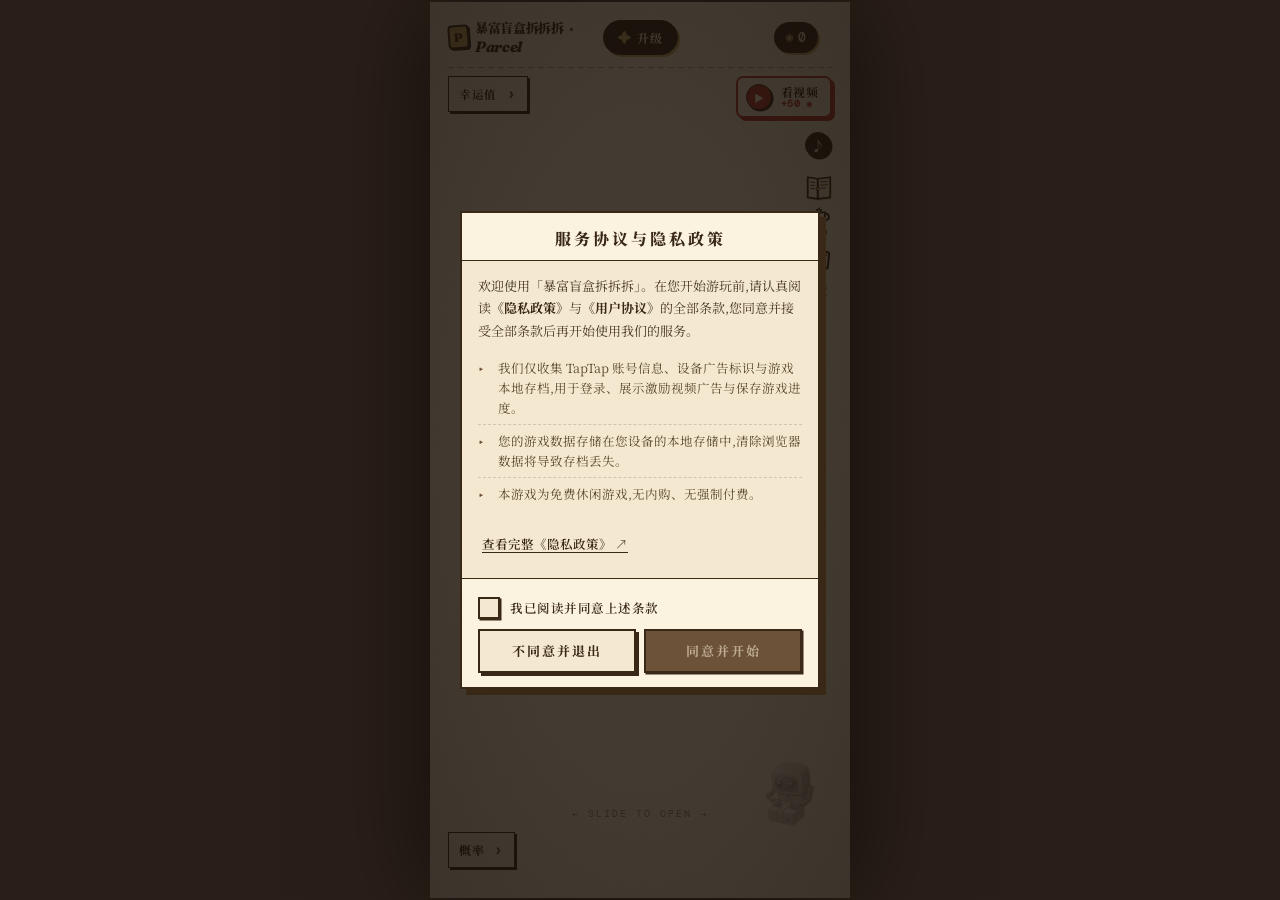
<file: index.html>
<!DOCTYPE html>
<html lang="zh-CN">
<head>
  <meta charset="UTF-8">
  <meta name="viewport" content="width=device-width, initial-scale=1.0, maximum-scale=1.0, user-scalable=no">
  <title>暴富盲盒拆拆拆 · Parcel Post</title>
  <link rel="preconnect" href="https://fonts.googleapis.com">
  <link rel="preconnect" href="https://fonts.gstatic.com" crossorigin>
  <link href="https://fonts.googleapis.com/css2?family=Fraunces:opsz,wght@9..144,400;9..144,600;9..144,800;9..144,900&family=DM+Mono:wght@400;500&family=Noto+Serif+SC:wght@500;700;900&display=swap" rel="stylesheet">
  <link rel="stylesheet" href="css/style.css">
</head>
<body>

<div class="phone">

  <!-- ========== PAGE 1: HOME ========== -->
  <div class="page active" id="page-home">

    <div class="topbar">
      <div class="tb-left">
        <div class="logo" id="logoDevTrigger">
          <span class="mark">P</span>
          <span class="name">
            <span class="cn">暴富盲盒拆拆拆</span>
            <span class="sep">·</span>
            <span style="font-style:italic">Parcel</span>
          </span>
        </div>
      </div>
      <button class="tb-mid top-tool-btn" id="btnOpenSkill">
        <span class="ic">✦</span><span>升级</span>
      </button>
      <div class="tb-right">
        <div class="coin-pill-wrap">
          <div class="coin-pill">
            <span class="c">◉</span>
            <span class="num" id="coinDisplay">0</span>
          </div>
          <!-- 金币扣除飘字：自动补货扣下一个时显示 -->
          <div class="coin-deduct" id="coinDeduct"></div>
        </div>
      </div>
    </div>

    <!-- AD STRIP：左侧幸运值入口 + 自动补货 chip；中间通关 chip；右侧 4 个工具按钮竖排 -->
    <div class="ad-strip">
      <div class="ad-strip-left">
        <button class="lucky-chip" id="btnLucky">
          <span class="lc-name">幸运值</span>
          <span class="lc-arrow">›</span>
        </button>
        <!-- 自动拆包 + 自动补货 chip（移入 ad-strip-left，紧贴幸运值下方）-->
        <div class="auto-chips">
          <button class="restock-toggle autoopen-toggle" id="autoOpenToggle" hidden>
            <span class="rt-body">
              <span class="rt-label">自动拆包</span>
              <span class="rt-meta">
                <span class="rt-tier" id="autoOpenTierLabel">普通盲盒</span>
                <span class="rt-speed" id="autoOpenSpeedLabel">· 5.0秒</span>
              </span>
            </span>
            <span class="rt-arrow">›</span>
          </button>
          <button class="restock-toggle" id="restockToggle" hidden>
            <span class="rt-body">
              <span class="rt-label">自动补货</span>
              <span class="rt-tier" id="restockTierLabel">普通</span>
            </span>
            <span class="rt-arrow">›</span>
          </button>
        </div>
      </div>
      <!-- 通关 chip：和"幸运值"和"看视频"同一行，居中显示 -->
      <div class="clear-chip" id="clearChip" hidden title="所有升级已满级">
        <span class="cc-ic">🏆</span>
        <span class="cc-name">已通关！</span>
      </div>
      <div class="ad-strip-right">
        <button class="ad-btn" id="btnWatchAd">
          <div class="ad-icon">▶</div>
          <div class="ad-body">
            <div class="ad-t1">看视频</div>
            <div class="ad-t2">+50 ◉</div>
          </div>
        </button>
        <button class="ad-btn bgm-btn" id="btnBgm" title="点击切换背景音乐">
          <div class="ad-icon">♪</div>
        </button>
        <button class="codex-home-btn" id="btnCodex" title="图鉴">
          <svg class="codex-home-ic" viewBox="0 0 24 24" xmlns="http://www.w3.org/2000/svg" aria-hidden="true">
            <path d="M3 4.2 L11 5.4 L11 21.5 L3 20.3 Z"
                  fill="#F4E8D0" stroke="#3A2817" stroke-width="1.4" stroke-linejoin="round"/>
            <path d="M11 5.4 L21 4.2 L21 20.3 L11 21.5 Z"
                  fill="#E8DAB8" stroke="#3A2817" stroke-width="1.4" stroke-linejoin="round"/>
            <path d="M11 5.4 L11 21.5" stroke="#3A2817" stroke-width="1.2"/>
            <line x1="5" y1="8"  x2="9"  y2="8.4" stroke="#3A2817" stroke-width="0.7"/>
            <line x1="5" y1="10.5" x2="9" y2="10.9" stroke="#3A2817" stroke-width="0.7"/>
            <line x1="5" y1="13" x2="9"  y2="13.4" stroke="#3A2817" stroke-width="0.7"/>
            <line x1="13" y1="8"  x2="19" y2="7.6" stroke="#3A2817" stroke-width="0.7"/>
            <line x1="13" y1="10.5" x2="19" y2="10.1" stroke="#3A2817" stroke-width="0.7"/>
            <line x1="13" y1="13" x2="17.5" y2="12.7" stroke="#3A2817" stroke-width="0.7"/>
            <circle cx="11" cy="13.4" r="1.3" fill="#D4AF37" stroke="#3A2817" stroke-width="0.7"/>
          </svg>
          <span class="codex-home-dot" id="codexHomeDot" hidden></span>
        </button>
        <!-- 成就入口：icon-only（解锁时会自动弹窗，无小红点） -->
        <button class="codex-home-btn ach-home-btn" id="btnAchievement" title="成就">
          <svg class="codex-home-ic" viewBox="0 0 24 24" xmlns="http://www.w3.org/2000/svg" aria-hidden="true">
            <!-- 杯身：空心风，浅纸色填充 + 墨边 -->
            <path d="M7 5 L17 5 L16 13 Q16 15 12 15 Q8 15 8 13 Z"
                  fill="#F4E8D0" stroke="#3A2817" stroke-width="1.4" stroke-linejoin="round"/>
            <!-- 左耳：纯描边 -->
            <path d="M7 6 Q4 6 4 9 Q4 11 7 11"
                  fill="none" stroke="#3A2817" stroke-width="1.4" stroke-linejoin="round"/>
            <!-- 右耳：纯描边 -->
            <path d="M17 6 Q20 6 20 9 Q20 11 17 11"
                  fill="none" stroke="#3A2817" stroke-width="1.4" stroke-linejoin="round"/>
            <!-- 杯口横线 -->
            <line x1="8" y1="15" x2="16" y2="15" stroke="#3A2817" stroke-width="1.2"/>
            <!-- 杯颈 -->
            <rect x="10.5" y="15" width="3" height="3" fill="#F4E8D0" stroke="#3A2817" stroke-width="1.3"/>
            <!-- 底座 -->
            <rect x="8" y="18" width="8" height="2.2" fill="#F4E8D0" stroke="#3A2817" stroke-width="1.3"/>
            <rect x="6.5" y="20.2" width="11" height="1.4" fill="#F4E8D0" stroke="#3A2817" stroke-width="1.3"/>
            <!-- 顶部小星：空心风 -->
            <path d="M12 1.5 L12.6 3 L14.2 3 L12.9 3.9 L13.4 5.4 L12 4.5 L10.6 5.4 L11.1 3.9 L9.8 3 L11.4 3 Z"
                  fill="#F4E8D0" stroke="#3A2817" stroke-width="0.9" stroke-linejoin="round"/>
          </svg>
        </button>
        <!-- 抽卡入口：icon-only，参考 codex 风格；红点显示当前生效 buff 数量 -->
        <button class="codex-home-btn card-home-btn" id="btnCard" title="技能卡抽卡">
          <svg class="codex-home-ic" viewBox="0 0 24 24" xmlns="http://www.w3.org/2000/svg" aria-hidden="true">
            <!-- 卡牌主体：左下角斜放 + 右上角斜放，模拟"叠卡" -->
            <rect x="5" y="8" width="13" height="11" rx="1.2"
                  fill="#E8DAB8" stroke="#3A2817" stroke-width="1.2" transform="rotate(-8 11.5 13.5)"/>
            <rect x="6" y="7.5" width="13" height="11" rx="1.2"
                  fill="#F4E8D0" stroke="#3A2817" stroke-width="1.4" transform="rotate(6 12.5 13)"/>
            <!-- 卡面装饰：四角小红点 + 中心问号 -->
            <circle cx="8" cy="9.5" r="0.7" fill="#B83A2E" transform="rotate(6 12.5 13)"/>
            <circle cx="17" cy="9.5" r="0.7" fill="#B83A2E" transform="rotate(6 12.5 13)"/>
            <circle cx="8" cy="16.5" r="0.7" fill="#B83A2E" transform="rotate(6 12.5 13)"/>
            <circle cx="17" cy="16.5" r="0.7" fill="#B83A2E" transform="rotate(6 12.5 13)"/>
            <text x="12.5" y="14.5" text-anchor="middle" font-family="Fraunces, serif"
                  font-size="7" font-weight="900" fill="#3A2817" transform="rotate(6 12.5 13)">?</text>
          </svg>
          <span class="codex-home-dot" id="cardHomeDot" hidden></span>
        </button>
         <button class="reset-btn" id="btnReset" title="清除存档重新开始">
          <span class="rb-ic">⟳</span>
          <span class="rb-name">重置</span>
        </button>
        <button class="reset-btn rb-dev" id="btnTestHidden" title="测试开出隐藏款动画">
          <span class="rb-ic">👑</span>
          <span class="rb-name">测隐藏</span>
        </button>
        <button class="reset-btn rb-dev" id="btnTestCodex" title="测试：随机点亮一个图鉴物品">
          <span class="rb-ic">📖</span>
          <span class="rb-name">测图鉴</span>
        </button>
      </div>
    </div>

    <div class="home-body">
      <!-- PARCEL HERO -->
      <div class="parcel-area">
        <div class="robot-chip locked" id="robotChip">
          <div class="robot-tip" id="robotTip" hidden></div>
          <div class="robot-anim" id="robotAnim">
            <img class="robot-frame f1" src="assets/images/robot_1.png" alt="" onerror="this.replaceWith(document.createTextNode('🤖'))">
            <img class="robot-frame f2" src="assets/images/robot_2.png" alt="" onerror="this.remove()">
            <img class="robot-frame f3" src="assets/images/robot_3.png" alt="" onerror="this.remove()">
          </div>
          <div class="robot-text">未解锁</div>
          <!-- 机器人挂机存储角标（点击即领取；存储 > 0 才显示）-->
          <div class="storage-badge" id="storageBadge" hidden>
            <span class="sb-num">0/50</span>
          </div>
        </div>

        <div class="parcel-stage" id="parcelStage">
          <!-- 空状态 -->
          <div class="parcel-empty" id="parcelEmpty">
            <div class="empty-emoji">📭</div>
            <div class="empty-text">买一盒盲盒来拆</div>
          </div>

          <!-- 贴面单小游戏（嵌入 parcel 区域） -->
          <div class="sort-inline" id="sortInline" style="display:none;">
            <div class="sort-box" id="sortBox">
              <div class="sort-box-flap"></div>
              <div class="sort-box-body"></div>
            </div>
            <div class="sort-tape" id="sortTape">
              <div class="st-barcode"></div>
              <div class="st-addr">收件人：***</div>
            </div>
            <div class="sort-feedback" id="sortFeedback"></div>
            <div class="sort-hint-text">拖动运单贴到盒子上</div>
          </div>

          <!-- 盲盒盒（购买后显示，data-state: sealed|opening|opened） -->
          <div class="parcel" id="parcel" data-tier="" data-state="sealed" style="display:none;">
            <div class="parcel-shadow"></div>
            <div class="parcel-body"></div>
            <div class="parcel-lid" id="parcelLid"></div>
            <div class="parcel-tape-h" id="parcelTapeH"></div>
            <div class="parcel-tape-v" id="parcelTapeV"></div>
            <div class="parcel-tag" id="parcelTag">EXPRESS</div>
            <div class="parcel-stamp" id="parcelStamp">已<br>查收</div>
            <div class="parcel-label" id="parcelLabel">TO: YOU · 2026.08</div>
          </div>

          <!-- 浮层：物品飞出 + 数字跳字 -->
          <div class="parcel-fx" id="parcelFx"></div>
        </div>
      </div>

      <div class="swipe-hint" id="swipeHint">
        <span class="arrow">←</span> SLIDE TO OPEN <span class="arrow">→</span>
      </div>

      <!-- STATS 入口（只显示"概率"二字，详细预览移到弹窗标题旁） -->
      <button class="stats-btn" id="btnStats">
        <span class="st-body">
          <span class="st-t1">概率</span>
        </span>
        <span class="st-arrow">›</span>
      </button>

      <!-- BUY ROW -->
      <div class="buy-row" id="buyRow">
        <!-- 3 个 buy-card 由 JS 渲染 -->
      </div>
    </div>
  </div>

  <!-- ========== PAGE 2: SKILL TREE ========== -->
  <div class="page" id="page-skill">
    <div class="skill-topbar">
      <button class="back-btn" id="btnBackHome">←</button>
      <div class="skill-title">升级</div>
      <div class="coin-pill-wrap">
        <div class="coin-pill">
          <span class="c">◉</span>
          <span class="num" id="coinDisplay2">0</span>
        </div>
      </div>
    </div>

    <div class="skill-body">
      <div class="skill-tab-bar" id="skillTabBar">
        <!-- tab 由 JS 渲染 -->
      </div>
      <div id="skillList">
        <!-- 技能卡片由 JS 渲染 -->
      </div>
      <div class="footer-note">─── END OF LIST ───</div>
    </div>
  </div>

  <!-- ========== MODAL: 概率面板 ========== -->
  <div class="modal-mask" id="statsModal">
    <div class="modal-card">
      <div class="modal-head">
        <div class="modal-title">
          概率
          <span class="modal-preview" id="statsPreviewInModal"></span>
        </div>
        <button class="modal-close" id="btnStatsClose">×</button>
      </div>
      <div class="modal-body" id="statsModalBody">
        <!-- 由 JS 渲染 -->
      </div>
    </div>
  </div>

  <!-- ========== MODAL: 幸运值升级弹窗 ========== -->
  <div class="modal-mask" id="luckyModal">
    <div class="modal-card">
      <div class="modal-head">
        <div class="modal-title"><span class="mt-ic">🍀</span>幸运值</div>
        <div class="modal-head-actions">
          <button class="ad-btn lc-unlock-all-btn" id="btnLuckyUnlockAll" title="看广告解锁所有档位的赚钱概率和平均赚">
            <div class="ad-icon">▶</div>
            <div class="ad-body">
              <div class="ad-t1">解锁收益分析</div>
            </div>
          </button>
          <button class="modal-close" id="btnLuckyClose">×</button>
        </div>
      </div>
      <div class="modal-body" id="luckyModalBody">
        <!-- 由 JS 渲染 5 张档位卡片 -->
      </div>
    </div>
  </div>

  <!-- ========== MODAL: 通关庆祝弹窗（最后一次升级触发，达成所有 SKILL + 5 档 LUCKY 满级）========== -->
  <div class="modal-mask" id="clearModal">
    <div class="modal-card clear-modal-card">
      <div class="clear-modal-art">🏆</div>
      <div class="clear-modal-title">恭喜通关！</div>
      <div class="clear-modal-sub">所有可购买升级已满级</div>
      <div class="clear-modal-body">
        <div class="clear-modal-row"><span class="cmr-ic">💰</span>价值加成 · Lv.10</div>
        <div class="clear-modal-row"><span class="cmr-ic">🔄</span>自动补货 · 已激活</div>
        <div class="clear-modal-row"><span class="cmr-ic">🤖</span>自动拆包机器人 · 已激活</div>
        <div class="clear-modal-row"><span class="cmr-ic">⏩</span>拆包加速 · Lv.5</div>
        <div class="clear-modal-row"><span class="cmr-ic">🛠️</span>机器人分拣强化 · Lv.4</div>
        <div class="clear-modal-row"><span class="cmr-ic">🗃️</span>扩容仓库 · Lv.15</div>
        <div class="clear-modal-row cmr-lucky"><span class="cmr-ic">🍀</span>幸运值 · 5 档全满</div>
      </div>
      <div class="clear-modal-hint">可以继续拆盲盒、看广告、滚雪球 🎉</div>
      <button class="clear-modal-btn" id="btnClearModalClose">继续游戏</button>
    </div>
  </div>

  <!-- ========== MODAL: BGM 音乐选择器 ========== -->
  <div class="modal-mask" id="bgmModal">
    <div class="modal-card">
      <div class="modal-head">
        <div class="modal-title">背景音乐</div>
        <button class="modal-close" id="btnBgmModalClose">×</button>
      </div>
      <div class="modal-body" id="bgmModalBody">
        <!-- 由 JS 渲染 BGM 列表 -->
      </div>
      <div class="modal-foot">
        <div class="vol-block">
          <div class="vol-row">
            <span class="vol-label">背景音乐</span>
            <input type="range" class="vol-slider" id="volBgm" min="0" max="100" step="1">
            <span class="vol-num" id="volBgmNum">80</span>
          </div>
          <div class="vol-row">
            <span class="vol-label">音效音量</span>
            <input type="range" class="vol-slider" id="volSfx" min="0" max="100" step="1">
            <span class="vol-num" id="volSfxNum">80</span>
          </div>
        </div>
        <button class="bgm-global-toggle" id="btnBgmGlobalToggle" type="button">
          <svg class="bgm-toggle-ic bgm-toggle-ic-pause" viewBox="0 0 24 24" xmlns="http://www.w3.org/2000/svg" aria-hidden="true">
            <rect x="6" y="4" width="4" height="16" fill="#3A2817" stroke="#3A2817" stroke-width="1" stroke-linejoin="round"/>
            <rect x="14" y="4" width="4" height="16" fill="#3A2817" stroke="#3A2817" stroke-width="1" stroke-linejoin="round"/>
          </svg>
          <svg class="bgm-toggle-ic bgm-toggle-ic-play" viewBox="0 0 24 24" xmlns="http://www.w3.org/2000/svg" aria-hidden="true">
            <path d="M7 4 L20 12 L7 20 Z" fill="#3A2817" stroke="#3A2817" stroke-width="1.2" stroke-linejoin="round"/>
          </svg>
          <span class="bgm-toggle-label">全部播放</span>
        </button>
        <div class="mf-hint">点歌名切歌，点「全部」暂停/继续</div>
      </div>
    </div>
  </div>

  <!-- ========== MODAL: 图鉴 ========== -->
  <div class="modal-mask" id="codexModal">
    <div class="modal-card codex-card">
      <div class="modal-head">
        <div class="modal-title"><span class="mt-ic">📖</span>图鉴</div>
        <button class="modal-close" id="btnCodexClose">×</button>
      </div>
      <div class="modal-body" id="codexModalBody">
        <!-- 由 JS 渲染 5 档物品网格 -->
      </div>
      <div class="modal-foot codex-foot">
        <div class="codex-all-row" id="codexAllRow">
          <div class="codex-all-info">
            <span class="codex-all-label">全图鉴 · 5 档全收齐</span>
            <span class="codex-all-meta" id="codexAllMeta">0 / 5 档</span>
          </div>
          <button class="codex-claim-btn" id="btnCodexClaimAll" disabled>🎁 领取 <span id="codexAllAmt">+200k</span></button>
        </div>
        <div class="mf-hint">每抽到一个新物品自动点亮 · 机器人自动拆出的物品不计入图鉴</div>
      </div>
    </div>
  </div>

  <!-- ========== MODAL: 成就 ========== -->
  <div class="modal-mask" id="achievementModal">
    <div class="modal-card ach-card">
      <div class="modal-head">
        <div class="modal-title">
          <span class="mt-ic ach-mt-ic" aria-hidden="true">
            <svg viewBox="0 0 24 24" xmlns="http://www.w3.org/2000/svg">
              <path d="M7 5 L17 5 L16 13 Q16 15 12 15 Q8 15 8 13 Z"
                    fill="#F4E8D0" stroke="#3A2817" stroke-width="1.4" stroke-linejoin="round"/>
              <path d="M7 6 Q4 6 4 9 Q4 11 7 11"
                    fill="none" stroke="#3A2817" stroke-width="1.4" stroke-linejoin="round"/>
              <path d="M17 6 Q20 6 20 9 Q20 11 17 11"
                    fill="none" stroke="#3A2817" stroke-width="1.4" stroke-linejoin="round"/>
              <line x1="8" y1="15" x2="16" y2="15" stroke="#3A2817" stroke-width="1.2"/>
              <rect x="10.5" y="15" width="3" height="3" fill="#F4E8D0" stroke="#3A2817" stroke-width="1.3"/>
              <rect x="8" y="18" width="8" height="2.2" fill="#F4E8D0" stroke="#3A2817" stroke-width="1.3"/>
              <rect x="6.5" y="20.2" width="11" height="1.4" fill="#F4E8D0" stroke="#3A2817" stroke-width="1.3"/>
              <path d="M12 1.5 L12.6 3 L14.2 3 L12.9 3.9 L13.4 5.4 L12 4.5 L10.6 5.4 L11.1 3.9 L9.8 3 L11.4 3 Z"
                    fill="#F4E8D0" stroke="#3A2817" stroke-width="0.9" stroke-linejoin="round"/>
            </svg>
          </span>成就
        </div>
        <button class="modal-close" id="btnAchievementClose">×</button>
      </div>
      <div class="modal-body ach-body" id="achievementModalBody">
        <!-- 由 JS 渲染 5 类成就 -->
      </div>
      <div class="modal-foot ach-foot">
        <div class="ach-progress">
          <div class="ach-progress-l">
            <span class="ach-progress-label">总进度</span>
            <span class="ach-progress-meta" id="achHeadMeta">0 / 18</span>
          </div>
          <div class="ach-progress-track">
            <div class="ach-progress-fill" id="achHeadFill" style="width:0%"></div>
          </div>
        </div>
        <div class="mf-hint">18 枚里程碑 · 铭刻你的开箱者传奇</div>
      </div>
    </div>
  </div>

  <!-- ========== MODAL: 档位选择器（自动补货/自动拆包 共用同一个弹窗）========== -->
  <div class="modal-mask" id="tierPickerModal">
    <div class="modal-card">
      <div class="modal-head">
        <div class="modal-title" id="tierPickerTitle">档位</div>
        <button class="mf-pause-btn" id="btnTierPause" type="button">⏸ 暂停</button>
        <button class="modal-close" id="btnTierPickerClose">×</button>
      </div>
      <div class="modal-body" id="tierPickerBody">
        <!-- 由 JS 渲染 3 张档位卡片 -->
      </div>
      <div class="modal-foot">
        <div class="mf-hint" id="tierPickerHint">选一个档位</div>
      </div>
    </div>
  </div>

  <!-- ========== MODAL: 技能卡抽卡 ========== -->
  <div class="modal-mask" id="cardModal">
    <div class="modal-card card-modal-card">
      <div class="modal-head">
        <div class="modal-title">
          <span class="mt-ic">✦</span>技能卡
        </div>
        <button class="modal-close" id="btnCardClose">×</button>
      </div>
      <div class="modal-body" id="cardModalBody">
        <!-- 翻牌区：左上角图鉴按钮（绝对定位）+ 中央翻牌卡（保持居中） -->
        <div class="card-flip-area">
          <button class="card-codex-btn" id="btnOpenCardCodex" title="卡牌图鉴">
            <svg class="codex-home-ic" viewBox="0 0 24 24" xmlns="http://www.w3.org/2000/svg" aria-hidden="true">
              <path d="M3 4.2 L11 5.4 L11 21.5 L3 20.3 Z"
                    fill="#F4E8D0" stroke="#3A2817" stroke-width="1.4" stroke-linejoin="round"/>
              <path d="M11 5.4 L21 4.2 L21 20.3 L11 21.5 Z"
                    fill="#E8DAB8" stroke="#3A2817" stroke-width="1.4" stroke-linejoin="round"/>
              <path d="M11 5.4 L11 21.5" stroke="#3A2817" stroke-width="1.2"/>
              <line x1="5" y1="8"  x2="9"  y2="8.4" stroke="#3A2817" stroke-width="0.7"/>
              <line x1="5" y1="10.5" x2="9" y2="10.9" stroke="#3A2817" stroke-width="0.7"/>
              <line x1="5" y1="13" x2="9"  y2="13.4" stroke="#3A2817" stroke-width="0.7"/>
              <line x1="13" y1="8"  x2="19" y2="7.6" stroke="#3A2817" stroke-width="0.7"/>
              <line x1="13" y1="10.5" x2="19" y2="10.1" stroke="#3A2817" stroke-width="0.7"/>
              <line x1="13" y1="13" x2="17.5" y2="12.7" stroke="#3A2817" stroke-width="0.7"/>
              <circle cx="11" cy="13.4" r="1.3" fill="#D4AF37" stroke="#3A2817" stroke-width="0.7"/>
            </svg>
          </button>
          <div class="card-flip-card" id="cardFlipCard" data-state="back">
            <!-- 卡背 -->
            <div class="card-face card-back">
              <svg viewBox="0 0 120 160" xmlns="http://www.w3.org/2000/svg">
                <rect x="6" y="6" width="108" height="148" rx="4" fill="#F4E8D0" stroke="#3A2817" stroke-width="2.5"/>
                <rect x="14" y="14" width="92" height="132" rx="2" fill="none" stroke="#3A2817" stroke-width="1" stroke-dasharray="3,2"/>
                <text x="60" y="86" text-anchor="middle" font-family="Fraunces, serif" font-size="44" font-weight="900" fill="#3A2817" opacity="0.18">?</text>
                <text x="60" y="120" text-anchor="middle" font-family="Noto Serif SC, serif" font-size="10" font-weight="700" fill="#3A2817" opacity="0.4" letter-spacing="3">TAP TO DRAW</text>
              </svg>
            </div>
            <!-- 卡面（翻牌后显示） -->
            <div class="card-face card-front" id="cardFront"></div>
          </div>
        </div>

        <!-- 当前生效的 buff 列表（最多 3 个 + luckyStreak 计数器） -->
        <div class="buff-list-wrap">
          <div class="buff-list-title">
            <span>生效中</span>
            <span class="buff-slot-info" id="buffSlotInfo">0/3 槽</span>
          </div>
          <div class="buff-list" id="buffList">
            <!-- 由 JS 渲染 -->
          </div>
        </div>
      </div>
      <div class="modal-foot card-foot">
        <button class="card-draw-btn card-draw-ad" id="btnDrawAd">
          <span class="cdb-t1">看广告抽卡</span>
          <span class="cdb-t2">▶ 免费</span>
        </button>
         <button class="card-draw-btn card-draw-coin" id="btnDrawCoin">
          <span class="cdb-t1">付费抽卡</span>
          <span class="cdb-t2" id="cardPriceLabel">2,000 ◉</span>
        </button>
      </div>
    </div>
  </div>

  <!-- ========== MODAL: 技能卡图鉴（子 modal）========== -->
  <div class="modal-mask" id="cardCodexModal">
    <div class="modal-card codex-card">
      <div class="modal-head">
        <div class="modal-title">
          <svg class="mt-svg" viewBox="0 0 24 24" xmlns="http://www.w3.org/2000/svg" aria-hidden="true">
            <path d="M3 4.2 L11 5.4 L11 21.5 L3 20.3 Z"
                  fill="#F4E8D0" stroke="#3A2817" stroke-width="1.4" stroke-linejoin="round"/>
            <path d="M11 5.4 L21 4.2 L21 20.3 L11 21.5 Z"
                  fill="#E8DAB8" stroke="#3A2817" stroke-width="1.4" stroke-linejoin="round"/>
            <path d="M11 5.4 L11 21.5" stroke="#3A2817" stroke-width="1.2"/>
            <line x1="5" y1="8"  x2="9"  y2="8.4" stroke="#3A2817" stroke-width="0.7"/>
            <line x1="5" y1="10.5" x2="9" y2="10.9" stroke="#3A2817" stroke-width="0.7"/>
            <line x1="5" y1="13" x2="9"  y2="13.4" stroke="#3A2817" stroke-width="0.7"/>
            <line x1="13" y1="8"  x2="19" y2="7.6" stroke="#3A2817" stroke-width="0.7"/>
            <line x1="13" y1="10.5" x2="19" y2="10.1" stroke="#3A2817" stroke-width="0.7"/>
            <line x1="13" y1="13" x2="17.5" y2="12.7" stroke="#3A2817" stroke-width="0.7"/>
            <circle cx="11" cy="13.4" r="1.3" fill="#D4AF37" stroke="#3A2817" stroke-width="0.7"/>
          </svg>
          卡牌图鉴
        </div>
        <button class="modal-close" id="btnCardCodexClose">×</button>
      </div>
      <div class="modal-body" id="cardCodexBody">
        <!-- 由 JS 渲染 4 档卡片网格 -->
      </div>
      <div class="modal-foot codex-foot">
        <div class="codex-all-row" id="cardAllRow">
          <div class="codex-all-info">
            <span class="codex-all-label">全图鉴 · <span id="cardAllTotal">10</span> 张全收齐</span>
            <span class="codex-all-meta" id="cardAllMeta">0 / 10</span>
          </div>
          <button class="codex-claim-btn" id="btnCardAllClaim" disabled>🎁 领取 <span id="cardAllAmt">+50k ◉</span></button>
        </div>
        <div class="mf-hint">每抽到 1 张新卡自动点亮 · 单卡概率不展示</div>
      </div>
    </div>
  </div>

  <!-- ========== MODAL: 隐私政策(首次启动) ========== -->
  <div class="privacy-mask" id="privacyMask">
    <div class="privacy-card">
      <div class="privacy-head">
        <div class="privacy-title">服务协议与隐私政策</div>
      </div>
      <div class="privacy-body">
        <p class="privacy-intro">欢迎使用「暴富盲盒拆拆拆」。在您开始游玩前,请认真阅读<span class="privacy-emph">《隐私政策》</span>与<span class="privacy-emph">《用户协议》</span>的全部条款,您同意并接受全部条款后再开始使用我们的服务。</p>
        <ul class="privacy-points">
          <li>我们仅收集 TapTap 账号信息、设备广告标识与游戏本地存档,用于登录、展示激励视频广告与保存游戏进度。</li>
          <li>您的游戏数据存储在您设备的本地存储中,清除浏览器数据将导致存档丢失。</li>
          <li>本游戏为免费休闲游戏,无内购、无强制付费。</li>
        </ul>
        <p class="privacy-link-row">
          <a class="privacy-link" href="https://moonee-pt.github.io/parcel-post-h5/privacy.html" target="_blank" rel="noopener">查看完整《隐私政策》 ↗</a>
        </p>
      </div>
      <div class="privacy-foot">
        <label class="privacy-check">
          <input type="checkbox" id="privacyCheck">
          <span class="privacy-check-box" aria-hidden="true"></span>
          <span class="privacy-check-text">我已阅读并同意上述条款</span>
        </label>
        <div class="privacy-btns">
          <button class="privacy-btn privacy-btn-reject" id="privacyReject" type="button">不同意并退出</button>
          <button class="privacy-btn privacy-btn-ok" id="privacyAccept" type="button" disabled>同意并开始</button>
        </div>
      </div>
    </div>
  </div>

  <!-- ========== MODAL: 拒绝后提示 ========== -->
  <div class="privacy-refused" id="privacyRefused" style="display:none;">
    <div class="privacy-refused-card">
      <div class="privacy-refused-icon">⛔</div>
      <div class="privacy-refused-title">无法继续游戏</div>
      <div class="privacy-refused-text">您必须同意《隐私政策》才能使用本游戏。请返回 TapTap 关闭游戏,或重新阅读后同意。</div>
      <button class="privacy-btn privacy-btn-ok" id="privacyReRead" type="button">重新阅读</button>
    </div>
  </div>

</div>

<!-- BGM 音频元素 -->
<audio id="bgm" preload="none" loop></audio>
<!-- SFX 划拉音（用户开始划盲盒封带时循环播放，松手即停）-->
<audio id="sfxTear" preload="auto" loop></audio>
<!-- SFX 一次性短音效（隐藏款、领取金币等）-->
<audio id="sfxOne" preload="auto"></audio>

<!-- 脚本顺序：配置 → 状态 → 广告 → UI → 音频 → 隐私 → 主循环 -->
<script src="js/config.js"></script>
<script src="js/main.js"></script>
<script src="js/ad.js"></script>
<script src="js/ui.js"></script>
<script src="js/audio.js"></script>
<script src="js/privacy.js"></script>
<script src="js/app.js"></script>

</body>
</html>
</file>
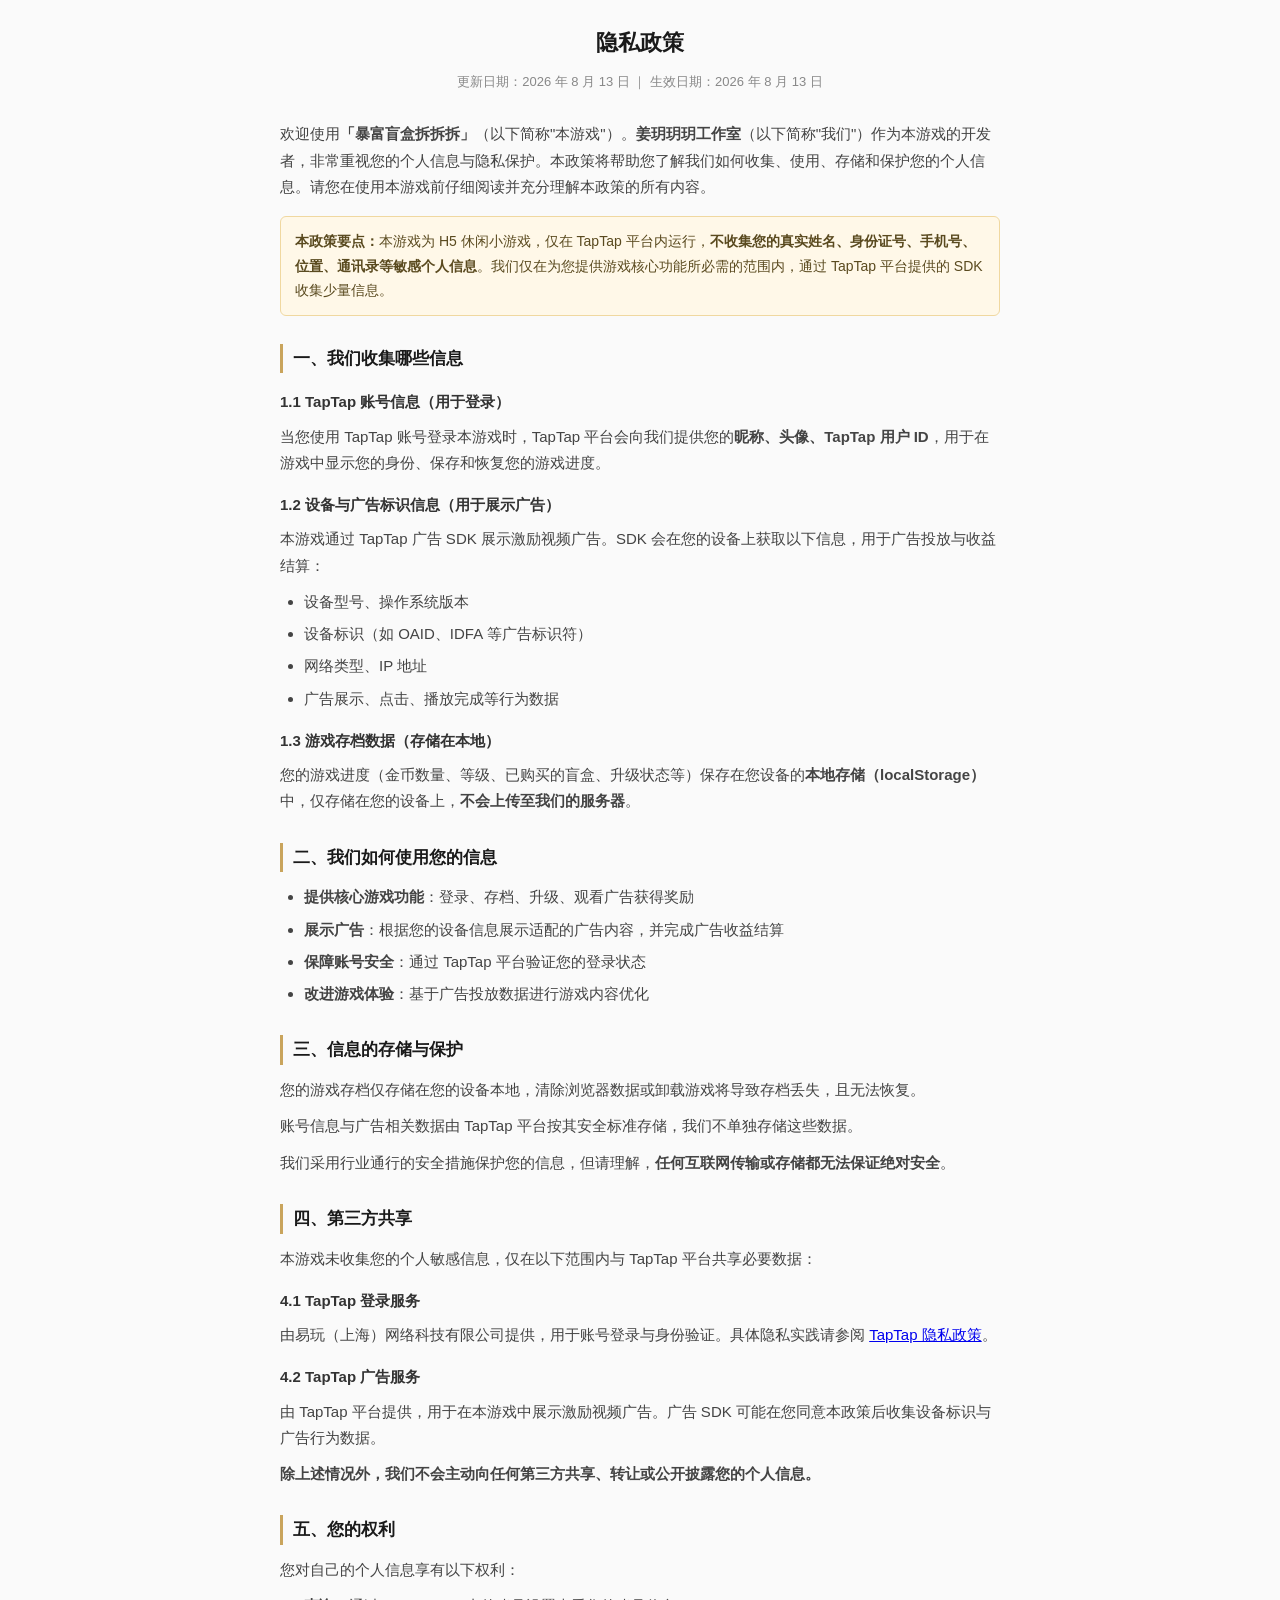
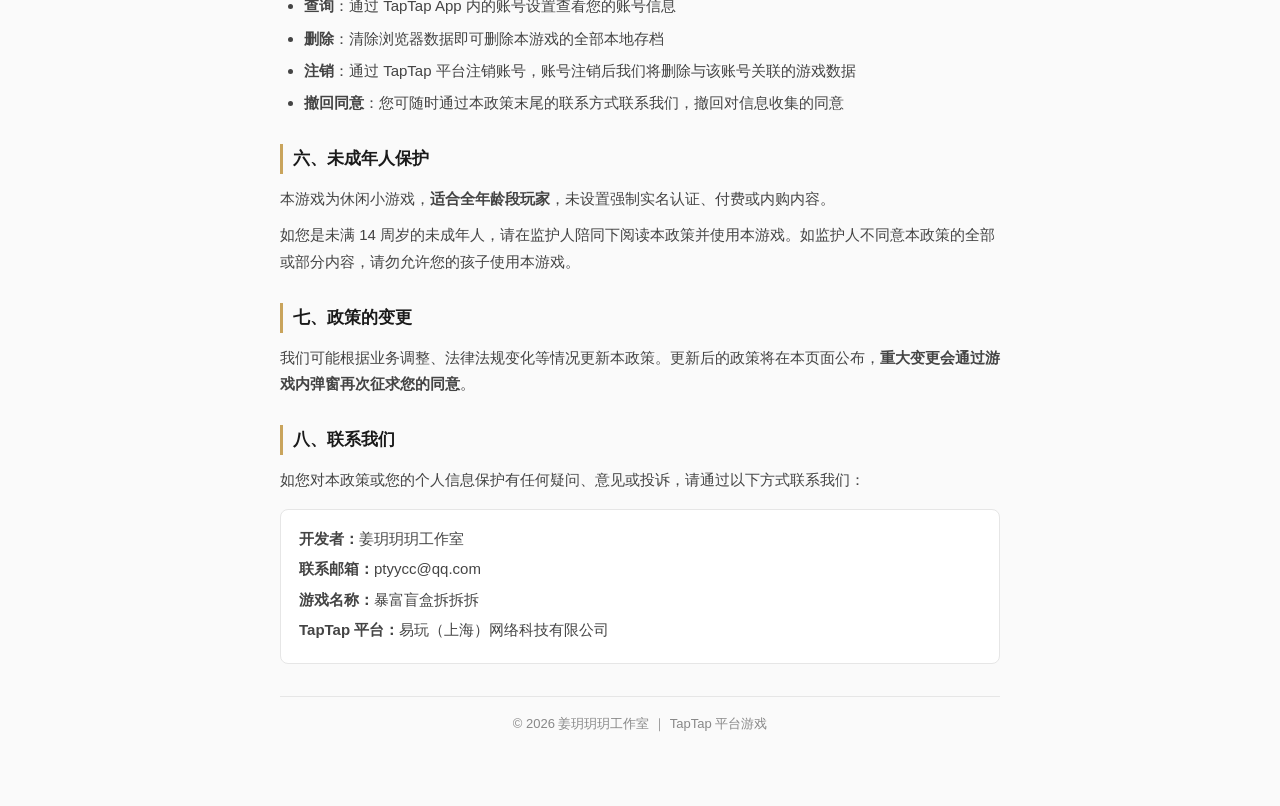
<file: privacy.html>
<!DOCTYPE html>
<html lang="zh-CN">
<head>
<meta charset="UTF-8">
<meta name="viewport" content="width=device-width, initial-scale=1.0, maximum-scale=1.0, user-scalable=no">
<title>隐私政策 - 暴富盲盒拆拆拆</title>
<style>
  * { box-sizing: border-box; margin: 0; padding: 0; }
  body {
    font-family: -apple-system, BlinkMacSystemFont, "PingFang SC", "Microsoft YaHei", "Helvetica Neue", Arial, sans-serif;
    font-size: 15px;
    line-height: 1.75;
    color: #2b2b2b;
    background: #fafafa;
    padding: 24px 20px 60px;
    -webkit-font-smoothing: antialiased;
  }
  .wrap { max-width: 720px; margin: 0 auto; }
  h1 {
    font-size: 22px;
    text-align: center;
    color: #1a1a1a;
    margin-bottom: 8px;
    font-weight: 600;
  }
  .meta {
    text-align: center;
    color: #888;
    font-size: 13px;
    margin-bottom: 28px;
  }
  h2 {
    font-size: 17px;
    color: #1a1a1a;
    margin: 28px 0 12px;
    padding-left: 10px;
    border-left: 3px solid #c9a45c;
    font-weight: 600;
  }
  h3 {
    font-size: 15px;
    color: #333;
    margin: 16px 0 8px;
    font-weight: 600;
  }
  p, li { color: #444; }
  p { margin-bottom: 10px; }
  ul, ol { padding-left: 24px; margin-bottom: 12px; }
  li { margin-bottom: 6px; }
  .highlight {
    background: #fff8e8;
    border: 1px solid #f0d8a0;
    border-radius: 6px;
    padding: 12px 14px;
    margin: 16px 0;
    font-size: 14px;
    color: #5a4a1f;
  }
  .contact {
    background: #fff;
    border: 1px solid #e6e6e6;
    border-radius: 8px;
    padding: 16px 18px;
    margin-top: 16px;
  }
  .contact p { margin-bottom: 4px; }
  .footer-note {
    margin-top: 32px;
    padding-top: 16px;
    border-top: 1px solid #e6e6e6;
    font-size: 13px;
    color: #888;
    text-align: center;
  }
</style>
</head>
<body>
<div class="wrap">

<h1>隐私政策</h1>
<p class="meta">更新日期：2026 年 8 月 13 日 ｜ 生效日期：2026 年 8 月 13 日</p>

<p>欢迎使用<strong>「暴富盲盒拆拆拆」</strong>（以下简称"本游戏"）。<strong>姜玥玥玥工作室</strong>（以下简称"我们"）作为本游戏的开发者，非常重视您的个人信息与隐私保护。本政策将帮助您了解我们如何收集、使用、存储和保护您的个人信息。请您在使用本游戏前仔细阅读并充分理解本政策的所有内容。</p>

<div class="highlight">
<strong>本政策要点：</strong>本游戏为 H5 休闲小游戏，仅在 TapTap 平台内运行，<strong>不收集您的真实姓名、身份证号、手机号、位置、通讯录等敏感个人信息</strong>。我们仅在为您提供游戏核心功能所必需的范围内，通过 TapTap 平台提供的 SDK 收集少量信息。
</div>

<h2>一、我们收集哪些信息</h2>

<h3>1.1 TapTap 账号信息（用于登录）</h3>
<p>当您使用 TapTap 账号登录本游戏时，TapTap 平台会向我们提供您的<strong>昵称、头像、TapTap 用户 ID</strong>，用于在游戏中显示您的身份、保存和恢复您的游戏进度。</p>

<h3>1.2 设备与广告标识信息（用于展示广告）</h3>
<p>本游戏通过 TapTap 广告 SDK 展示激励视频广告。SDK 会在您的设备上获取以下信息，用于广告投放与收益结算：</p>
<ul>
  <li>设备型号、操作系统版本</li>
  <li>设备标识（如 OAID、IDFA 等广告标识符）</li>
  <li>网络类型、IP 地址</li>
  <li>广告展示、点击、播放完成等行为数据</li>
</ul>

<h3>1.3 游戏存档数据（存储在本地）</h3>
<p>您的游戏进度（金币数量、等级、已购买的盲盒、升级状态等）保存在您设备的<strong>本地存储（localStorage）</strong>中，仅存储在您的设备上，<strong>不会上传至我们的服务器</strong>。</p>

<h2>二、我们如何使用您的信息</h2>
<ul>
  <li><strong>提供核心游戏功能</strong>：登录、存档、升级、观看广告获得奖励</li>
  <li><strong>展示广告</strong>：根据您的设备信息展示适配的广告内容，并完成广告收益结算</li>
  <li><strong>保障账号安全</strong>：通过 TapTap 平台验证您的登录状态</li>
  <li><strong>改进游戏体验</strong>：基于广告投放数据进行游戏内容优化</li>
</ul>

<h2>三、信息的存储与保护</h2>
<p>您的游戏存档仅存储在您的设备本地，清除浏览器数据或卸载游戏将导致存档丢失，且无法恢复。</p>
<p>账号信息与广告相关数据由 TapTap 平台按其安全标准存储，我们不单独存储这些数据。</p>
<p>我们采用行业通行的安全措施保护您的信息，但请理解，<strong>任何互联网传输或存储都无法保证绝对安全</strong>。</p>

<h2>四、第三方共享</h2>
<p>本游戏未收集您的个人敏感信息，仅在以下范围内与 TapTap 平台共享必要数据：</p>

<h3>4.1 TapTap 登录服务</h3>
<p>由易玩（上海）网络科技有限公司提供，用于账号登录与身份验证。具体隐私实践请参阅 <a href="https://privacy.e.qq.com/" target="_blank" rel="noopener">TapTap 隐私政策</a>。</p>

<h3>4.2 TapTap 广告服务</h3>
<p>由 TapTap 平台提供，用于在本游戏中展示激励视频广告。广告 SDK 可能在您同意本政策后收集设备标识与广告行为数据。</p>

<p><strong>除上述情况外，我们不会主动向任何第三方共享、转让或公开披露您的个人信息。</strong></p>

<h2>五、您的权利</h2>
<p>您对自己的个人信息享有以下权利：</p>
<ul>
  <li><strong>查询</strong>：通过 TapTap App 内的账号设置查看您的账号信息</li>
  <li><strong>删除</strong>：清除浏览器数据即可删除本游戏的全部本地存档</li>
  <li><strong>注销</strong>：通过 TapTap 平台注销账号，账号注销后我们将删除与该账号关联的游戏数据</li>
  <li><strong>撤回同意</strong>：您可随时通过本政策末尾的联系方式联系我们，撤回对信息收集的同意</li>
</ul>

<h2>六、未成年人保护</h2>
<p>本游戏为休闲小游戏，<strong>适合全年龄段玩家</strong>，未设置强制实名认证、付费或内购内容。</p>
<p>如您是未满 14 周岁的未成年人，请在监护人陪同下阅读本政策并使用本游戏。如监护人不同意本政策的全部或部分内容，请勿允许您的孩子使用本游戏。</p>

<h2>七、政策的变更</h2>
<p>我们可能根据业务调整、法律法规变化等情况更新本政策。更新后的政策将在本页面公布，<strong>重大变更会通过游戏内弹窗再次征求您的同意</strong>。</p>

<h2>八、联系我们</h2>
<p>如您对本政策或您的个人信息保护有任何疑问、意见或投诉，请通过以下方式联系我们：</p>
<div class="contact">
  <p><strong>开发者：</strong>姜玥玥玥工作室</p>
  <p><strong>联系邮箱：</strong>ptyycc@qq.com</p>
  <p><strong>游戏名称：</strong>暴富盲盒拆拆拆</p>
  <p><strong>TapTap 平台：</strong>易玩（上海）网络科技有限公司</p>
</div>

<p class="footer-note">© 2026 姜玥玥玥工作室 ｜ TapTap 平台游戏</p>

</div>
</body>
</html>
</file>
<file: css/style.css>
/* ========== RESET ========== */
* { margin: 0; padding: 0; box-sizing: border-box; -webkit-tap-highlight-color: transparent; }
html, body { width: 100%; height: 100%; overflow: hidden; background: #2A1F18; font-family: 'Noto Serif SC', 'Fraunces', serif; }
body { display: flex; align-items: center; justify-content: center; }

/* ========== PHONE FRAME ========== */
.phone {
  position: relative;
  width: 100vw; max-width: 420px;
  height: 100vh; max-height: 896px;
  aspect-ratio: 9 / 16;
  background: #F4E8D0;
  overflow: hidden;
  box-shadow: 0 0 100px rgba(0,0,0,0.6);
}
.phone::before {
  content: ''; position: absolute; inset: 0; pointer-events: none; z-index: 100;
  background-image: url("data:image/svg+xml,%3Csvg viewBox='0 0 200 200' xmlns='http://www.w3.org/2000/svg'%3E%3Cfilter id='n'%3E%3CfeTurbulence type='fractalNoise' baseFrequency='0.85' numOctaves='3' stitchTiles='stitch'/%3E%3CfeColorMatrix values='0 0 0 0 0.2 0 0 0 0 0.15 0 0 0 0 0.1 0 0 0 0.18 0'/%3E%3C/filter%3E%3Crect width='100%25' height='100%25' filter='url(%23n)'/%3E%3C/svg%3E");
  opacity: 0.55; mix-blend-mode: multiply;
}
.phone::after {
  content: ''; position: absolute; inset: 0; pointer-events: none; z-index: 99;
  background: radial-gradient(ellipse at center, transparent 50%, rgba(58,40,23,0.18) 100%);
}

:root {
  --paper: #F4E8D0;
  --paper-dark: #E8D8B8;
  --paper-light: #FBF3E0;
  --ink: #3A2817;
  --ink-soft: #6B5238;
  --red: #B83A2E;
  --red-dark: #8B2A20;
  --green: #2D5F3F;
  --gold: #C9A961;
  --brown-box: #A8754A;
  --brown-deep: #6B4525;
  --blue-box: #4A6B8A;
  --blue-deep: #2E4A6B;
  --purple-box: #4A2C5E;
  --gold-bright: #D4AF37;
}

.page { position: absolute; inset: 0; display: none; flex-direction: column; }
.page.active { display: flex; }

/* ========== TOP BAR ========== */
.topbar {
  position: relative; flex-shrink: 0;
  display: grid; grid-template-columns: 1fr auto 1fr;
  align-items: center;
  padding: 16px 18px 12px 18px;
}
.topbar::after {
  content: ''; position: absolute; bottom: 0; left: 18px; right: 18px; height: 1px;
  background: repeating-linear-gradient(90deg, var(--ink) 0 6px, transparent 6px 10px);
  opacity: 0.35;
}
.tb-left { justify-self: start; }
.tb-mid { justify-self: center; }
.tb-right { justify-self: end; padding-right: 14px; }

/* LOGO */
.logo { display: flex; align-items: center; gap: 6px; font-family: 'Fraunces', serif; font-weight: 800; color: var(--ink); }
.logo .mark {
  width: 24px; height: 24px; border: 2px solid var(--ink); border-radius: 4px;
  display: inline-flex; align-items: center; justify-content: center;
  font-size: 12px; font-weight: 800; background: var(--gold); color: var(--ink);
  transform: rotate(-4deg);
  box-shadow: 1.5px 1.5px 0 var(--ink);
}
.logo .name { font-size: 15px; letter-spacing: -0.3px; }
.logo .name .cn { font-family: 'Noto Serif SC', serif; font-weight: 900; font-size: 13px; }
.logo .name .sep { color: var(--ink-soft); margin: 0 2px; }

/* TOOL BUTTON */
.top-tool-btn {
  background: var(--ink); color: var(--paper);
  border: 1.5px solid var(--ink);
  padding: 7px 14px; border-radius: 999px;
  font-family: 'Noto Serif SC', serif; font-weight: 700; font-size: 12px;
  cursor: pointer; display: flex; align-items: center; gap: 5px;
  box-shadow: 2px 2px 0 var(--gold);
  letter-spacing: 1px;
}
.top-tool-btn .ic { color: var(--gold); font-size: 13px; }

/* COIN PILL */
.coin-pill-wrap {
  position: relative;
  display: inline-block;
}
.coin-pill {
  display: flex; align-items: center; gap: 5px;
  background: var(--ink); color: var(--paper);
  padding: 7px 12px; border-radius: 999px;
  font-family: 'DM Mono', monospace; font-weight: 500; font-size: 13px;
  box-shadow: 2px 2px 0 var(--gold);
}
.coin-pill .c { color: var(--gold); font-size: 12px; }
.coin-pill .num { letter-spacing: -0.3px; transition: transform 0.12s; display: inline-block; }
.coin-pill .num.bump { transform: scale(1.35); }

/* 金币扣除飘字：从右上角金币下方飘出，自动补货扣款时显示 */
.coin-deduct {
  position: absolute;
  top: 100%; right: 0;
  margin-top: 4px;
  font-family: 'DM Mono', monospace;
  font-size: 12px;
  font-weight: 600;
  color: #8a7a64;  /* 低饱和米灰，不抢眼 */
  text-shadow: 0 1px 0 #fff8e7;
  pointer-events: none;
  white-space: nowrap;
  opacity: 0;
  z-index: 200;
}
.coin-deduct.go {
  animation: coinDeductFloat 1.2s ease-out forwards;
}
@keyframes coinDeductFloat {
  0%   { opacity: 0;   transform: translateY(4px)   scale(0.7); }
  15%  { opacity: 1;   transform: translateY(0)     scale(1.15); }
  25%  { opacity: 1;   transform: translateY(-2px)  scale(1); }
  100% { opacity: 0;   transform: translateY(-22px) scale(0.95); }
}

/* ========== HOME BODY ========== */
.home-body { flex: 1; display: flex; flex-direction: column; padding: 0 18px 16px; }

/* ========== 保底提示横幅（绝对定位，屏幕顶部居中）========== */
.pity-tag {
  position: fixed;
  top: 40px;
  left: 50%;
  transform: translate(-50%, -20px);
  opacity: 0;
  padding: 8px 18px;
  background: var(--paper);
  border: 2px solid;
  border-radius: 4px;
  font-family: 'Noto Serif SC', serif;
  font-weight: 800;
  font-size: 14px;
  letter-spacing: 2px;
  z-index: 300;
  pointer-events: none;
  transition: transform 0.3s cubic-bezier(0.34, 1.56, 0.64, 1), opacity 0.3s;
}
.pity-tag.go {
  transform: translate(-50%, 0);
  opacity: 1;
}

/* PARCEL HERO AREA */
.parcel-area {
  flex: 1; min-height: 220px;
  display: flex; align-items: center; justify-content: center;
  position: relative;
  padding: 12px 56px;
}
/* ========== ROBOT CHIP (parcel-area 右下角，贴在 SLIDE TO OPEN 上方) ========== */
.robot-chip {
  position: absolute;
  right: -6px;
  bottom: -35px;
  width: 96px; height: 96px;
  display: flex; align-items: center; justify-content: center;
  background: transparent;
  border: none;
  border-radius: 0;
  z-index: 5;
  font-family: inherit;
  cursor: default;
  transition: transform 0.3s, filter 0.3s, opacity 0.3s;
  pointer-events: none;
}
/* 自动拆包器：单行飘字 = 物品 icon + 净差值（从机器人头顶紧贴飘出） */
.robot-chip .auto-float-num {
  position: absolute;
  left: 50%;
  bottom: 100%;
  transform: translate(-50%, 0);
  white-space: nowrap;
  font-family: 'DM Mono', monospace;
  font-weight: 800;
  font-size: 12px;
  letter-spacing: 0.5px;
  color: var(--green);
  padding: 3px 8px;
  background: rgba(244,232,208,0.95);
  border: 1.5px solid var(--ink);
  border-radius: 2px;
  box-shadow: 1.5px 1.5px 0 var(--ink);
  pointer-events: none;
  opacity: 0;
  transition: opacity 0.25s, transform 0.9s cubic-bezier(0.22, 1, 0.36, 1);
  margin-bottom: 4px;
}
.robot-chip .auto-float-num.minus {
  color: #8a7a64;  /* 亏钱低调米灰（不刺眼） */
  border-color: #8a7a64;
  box-shadow: 1.5px 1.5px 0 #8a7a64;
}
.robot-chip .auto-float-num.even {
  color: var(--ink-soft);
}
.robot-chip .auto-float-num.go {
  opacity: 1;
  transform: translate(-50%, -8px);
}
.robot-chip .robot-icon {
  width: 88px; height: 88px;
  object-fit: contain;
  filter: grayscale(0.92);
  opacity: 0.35;
  transition: filter 0.3s, opacity 0.3s, transform 0.3s;
  display: block;
}

/* 三帧动画容器 */
.robot-chip .robot-anim {
  position: relative;
  width: 128px;
  height: 128px;
  flex-shrink: 0;
  display: block;
  overflow: hidden;  /* 配合 cover 裁掉外圈空白 */
  border-radius: 4px;
}
.robot-chip .robot-frame {
  position: absolute;
  inset: 0;
  width: 100%;
  height: 100%;
  object-fit: cover;  /* 裁掉外圈空白，让实际图像铺满容器 */
  object-position: center;
  opacity: 0;
  pointer-events: none;
  filter: grayscale(0.92);
  transition: filter 0.3s, opacity 0.3s, transform 0.3s;
}
/* 解锁后：彩色 + 微抖动 */
.robot-chip.unlocked .robot-frame {
  filter: none;
  transform: rotate(-4deg);
  transition: filter 0.3s, opacity 0.3s, transform 0.3s;
}
/* 3 帧各占 1.67 秒，整轮 5 秒（与自动拆包器每 5 秒拆一次的节奏一致） */
.robot-chip .robot-frame.f1 { animation: robotF1 5s infinite steps(1, end); }
.robot-chip .robot-frame.f2 { animation: robotF2 5s infinite steps(1, end); }
.robot-chip .robot-frame.f3 { animation: robotF3 5s infinite steps(1, end); }
@keyframes robotF1 { 0%, 33.32% { opacity: 1; } 33.34%, 100% { opacity: 0; } }
@keyframes robotF2 { 0%, 33.32% { opacity: 0; } 33.34%, 66.65% { opacity: 1; } 66.67%, 100% { opacity: 0; } }
@keyframes robotF3 { 0%, 66.65% { opacity: 0; } 66.67%, 100% { opacity: 1; } }

.robot-chip.locked .robot-frame {
  animation: none !important;
  filter: grayscale(0.85);
}
.robot-chip.locked .robot-frame.f1 { opacity: 0.4; }
.robot-chip.locked .robot-frame.f2,
.robot-chip.locked .robot-frame.f3 {
  opacity: 0;
  display: none;  /* 未解锁时只显示 f1，避免重影 */
}
.robot-chip.locked .robot-anim {
  transform: rotate(-4deg);
}
/* 暂停时：停在第一帧（f1 显示，f2/f3 隐藏），不再循环 */
.robot-chip.paused .robot-frame { animation: none !important; }
.robot-chip.paused .robot-frame.f1 { opacity: 1; }
.robot-chip.paused .robot-frame.f2,
.robot-chip.paused .robot-frame.f3 { opacity: 0; }
/* 头顶状态小字（金币不足 / 存储已满 / 已暂停）：放到 chip 下方，避免和 storage-badge 撞；用实心背景色更醒目 */
.robot-chip .robot-tip {
  position: absolute;
  bottom: -15px; left: 48%;
  transform: translateX(-50%);
  font-family: 'Noto Serif SC', serif; font-size: 11px;
  font-weight: 800; letter-spacing: 0.5px;
  padding: 3px 9px;
  border: 1.5px solid var(--ink);
  background: var(--paper);
  color: var(--ink);
  white-space: nowrap;
  line-height: 1.2;
  z-index: 6;
  pointer-events: none;
  box-shadow: 1.5px 1.5px 0 var(--ink);
}
.robot-chip .robot-tip[hidden] { display: none; }
.robot-chip .robot-tip.manual { background: var(--ink-soft); border-color: var(--ink-soft); color: var(--paper); }
.robot-chip .robot-tip.cant-afford { background: var(--red); border-color: var(--red); color: var(--paper); }
.robot-chip .robot-tip.storage-full { background: #b8860b; border-color: #b8860b; color: var(--paper); }
/* 系统原因暂停时 chip 边框/阴影变对应色，区别于玩家手动 paused（灰色） */
.robot-chip.cant-afford { box-shadow: 2px 2px 0 var(--red); border-color: var(--red); }
.robot-chip.storage-full { box-shadow: 2px 2px 0 #b8860b; border-color: #b8860b; }
/* 状态切换瞬间的弹跳：只在 chip class 刚加上时播一次 */
@keyframes robotChipShake {
  0%   { transform: translateX(0) scale(1); }
  30%  { transform: translateX(-2px) scale(1.04); }
  60%  { transform: translateX(2px) scale(0.98); }
  100% { transform: translateX(0) scale(1); }
}
.robot-chip.cant-afford,
.robot-chip.storage-full {
  animation: robotChipShake 0.35s ease;
}
/* tip 跟随：chip 弹跳时 tip 也一起冒一下 */
.robot-chip.cant-afford .robot-tip,
.robot-chip.storage-full .robot-tip {
  animation: robotTipPop 0.35s cubic-bezier(0.34, 1.5, 0.64, 1);
}
@keyframes robotTipPop {
  0%   { opacity: 0; transform: translateX(-50%) translateY(4px) scale(0.85); }
  60%  { opacity: 1; transform: translateX(-50%) translateY(-1px) scale(1.06); }
  100% { opacity: 1; transform: translateX(-50%) translateY(0) scale(1); }
}
.robot-chip .robot-text {
  display: none;
}
.robot-chip.unlocked {
  background: transparent;
  border: none;
  box-shadow: none;
  animation: none;
}
.robot-chip.unlocked .robot-icon {
  filter: drop-shadow(2px 3px 0 rgba(58,40,23,0.25));
  opacity: 1;
  transform: rotate(-6deg);
}

/* ========== PARCEL STAGE ========== */
.parcel-stage {
  position: relative;
  width: 200px; height: 200px;
  margin-top: -45px;
  display: flex; align-items: center; justify-content: center;
  user-select: none;
  -webkit-user-select: none;
  touch-action: none;
}

/* EMPTY STATE */
.parcel-empty {
  display: flex; flex-direction: column; align-items: center; justify-content: center;
  gap: 8px;
  color: var(--ink-soft);
  opacity: 0.6;
}
.parcel-empty .empty-emoji { font-size: 56px; line-height: 1; filter: grayscale(0.3); }
.parcel-empty .empty-text {
  font-family: 'Noto Serif SC', serif; font-weight: 700; font-size: 13px;
  letter-spacing: 2px;
}

/* FX LAYER */
.parcel-fx {
  position: absolute; inset: 0;
  pointer-events: none;
  z-index: 50;
}

/* ========== PARCEL (可拆开结构) ========== */
.parcel {
  position: relative;
  width: 160px; height: 160px;
  transform: rotate(-2deg);
  transition: transform 0.4s cubic-bezier(0.34, 1.56, 0.64, 1);
  cursor: grab;
  touch-action: none;
}
.parcel:active { cursor: grabbing; }
.parcel[data-state="sealed"] { animation: float 3s ease-in-out infinite; }
@keyframes float {
  0%, 100% { transform: rotate(-2deg) translateY(0); }
  50% { transform: rotate(-2deg) translateY(-6px); }
}

/* shadow */
.parcel-shadow {
  position: absolute;
  left: 8%; right: 8%; bottom: 0;
  height: 12px;
  background: rgba(58, 40, 23, 0.25);
  border-radius: 50%;
  filter: blur(4px);
  z-index: 0;
}

/* box body */
.parcel-body {
  position: absolute; inset: 0;
  background:
    repeating-linear-gradient(45deg, var(--brown-box) 0 14px, #8E5F3A 14px 16px),
    var(--brown-box);
  border: 3px solid var(--ink);
  border-radius: 8px;
  box-shadow: 6px 6px 0 var(--ink);
  z-index: 1;
  transition: transform 0.4s cubic-bezier(0.34, 1.56, 0.64, 1);
}

/* box lid (top half) */
.parcel-lid {
  position: absolute; left: -3px; right: -3px; top: -3px;
  height: 50%;
  background: var(--brown-box);
  border: 3px solid var(--ink);
  border-bottom: none;
  border-radius: 8px 8px 0 0;
  transform-origin: bottom center;
  transition: transform 0.5s cubic-bezier(0.5, 0, 0.5, 1);
  z-index: 5;
}
.parcel[data-state="opening"] .parcel-lid { transform: rotateX(-110deg); }
.parcel[data-state="opened"] .parcel-lid { transform: rotateX(-130deg); }

/* horizontal tape */
.parcel-tape-h,
.parcel-tape-v {
  position: absolute;
  background: var(--gold);
  border: 2px solid var(--ink);
  z-index: 6;
  pointer-events: none;
  transition: clip-path 0.05s linear, opacity 0.3s;
}
.parcel-tape-h {
  left: -12%; right: -12%; top: 38%; height: 20px;
  clip-path: inset(0 0 0 0);
}
.parcel-tape-v {
  top: -12%; bottom: -12%; left: 38%; width: 20px;
  clip-path: inset(0 0 0 0);
}
.parcel[data-state="opened"] .parcel-tape-h { opacity: 0.4; }
.parcel[data-state="opened"] .parcel-tape-v { opacity: 0.4; }

/* parcel tags */
.parcel-tag {
  position: absolute; top: -6px; left: -10px;
  background: var(--red); color: var(--paper);
  font-family: 'Fraunces', serif; font-weight: 900; font-size: 10px;
  padding: 4px 8px; transform: rotate(-10deg);
  border: 2px solid var(--ink);
  letter-spacing: 0.5px;
  z-index: 7;
  box-shadow: 1.5px 1.5px 0 rgba(0,0,0,0.3);
  transition: opacity 0.3s;
}
.parcel[data-state="opened"] .parcel-tag { opacity: 0.5; }

.parcel-stamp {
  position: absolute; top: 8px; right: 8px;
  width: 50px; height: 50px;
  border: 2px dashed var(--red);
  border-radius: 50%;
  display: flex; flex-direction: column; align-items: center; justify-content: center;
  color: var(--red); font-family: 'Noto Serif SC', serif; font-weight: 900;
  font-size: 9px; line-height: 1.1;
  transform: rotate(14deg);
  background: rgba(244, 232, 208, 0.5);
  z-index: 7;
}
.parcel-label {
  position: absolute; left: 50%; bottom: 8px;
  transform: translateX(-50%) rotate(-2deg);
  background: var(--paper); border: 1.5px solid var(--ink);
  padding: 3px 7px;
  font-family: 'DM Mono', monospace; font-size: 9px;
  color: var(--ink-soft); letter-spacing: 0.8px;
  white-space: nowrap;
  z-index: 7;
  box-shadow: 1px 1px 0 rgba(0,0,0,0.2);
}

/* ========== PARCEL TIER VARIANTS ==========
 * 桌面盲盒颜色跟底部 buy-card 颜色对齐:
 *   ordinary → brown-box   (默认)
 *   premium  → ink         (黑)
 *   luxury   → green       (绿)
 *   epic     → brown-deep  (深棕)
 *   mythic   → gold        (金)
 */
/* 精品：黑色盒身 + 金色条纹 */
.parcel[data-tier="premium"] .parcel-body {
  background:
    repeating-linear-gradient(45deg, var(--ink) 0 14px, var(--gold) 14px 16px),
    var(--ink);
}
.parcel[data-tier="premium"] .parcel-lid {
  background: var(--ink);
}
.parcel[data-tier="premium"] .parcel-tag {
  background: var(--ink);
  color: var(--paper);
}

/* 豪华：绿色盒身 */
.parcel[data-tier="luxury"] .parcel-body {
  background:
    repeating-linear-gradient(45deg, var(--green) 0 14px, #2F4A2A 14px 16px),
    var(--green);
}
.parcel[data-tier="luxury"] .parcel-lid {
  background: var(--green);
}
.parcel[data-tier="luxury"] .parcel-tag {
  background: var(--green);
  color: var(--paper);
}

/* 至尊：深棕盒身 + 金色丝带 */
.parcel[data-tier="epic"] .parcel-body {
  background:
    repeating-linear-gradient(45deg, var(--brown-deep) 0 14px, #3A2510 14px 16px),
    var(--brown-deep);
}
.parcel[data-tier="epic"] .parcel-lid {
  background: var(--brown-deep);
}
.parcel[data-tier="epic"] .parcel-tape-h,
.parcel[data-tier="epic"] .parcel-tape-v {
  background: var(--gold);
}
.parcel[data-tier="epic"] .parcel-tag {
  background: var(--gold);
  color: var(--ink);
}

/* 传说：金色盒身 + 红色丝带 */
.parcel[data-tier="mythic"] .parcel-body {
  background:
    repeating-linear-gradient(45deg, var(--gold) 0 14px, #8A6A20 14px 16px),
    var(--gold);
}
.parcel[data-tier="mythic"] .parcel-lid {
  background: var(--gold);
}
.parcel[data-tier="mythic"] .parcel-tape-h,
.parcel[data-tier="mythic"] .parcel-tape-v {
  background: var(--red);
}
.parcel[data-tier="mythic"] .parcel-tag {
  background: var(--red);
  color: var(--paper);
}

/* 拆开时盒身缩放反馈 */
.parcel[data-state="opening"] .parcel-body {
  transform: scale(1.05);
}

/* ========== FX: 物品飞出 + 数字跳字 ========== */
.fx-item {
  position: absolute;
  left: 50%; top: 50%;
  font-size: 48px;
  transform: translate(-50%, -50%) scale(0.3);
  opacity: 0;
  z-index: 51;
}
.fx-item.go {
  animation: itemFly 1.2s cubic-bezier(0.34, 1.56, 0.64, 1) forwards;
}
@keyframes itemFly {
  0%   { transform: translate(-50%, -50%) scale(0.3) rotate(0deg); opacity: 0; }
  20%  { transform: translate(-50%, -70%) scale(1.2) rotate(-8deg); opacity: 1; }
  60%  { transform: translate(-50%, -160%) scale(1) rotate(8deg); opacity: 1; }
  100% { transform: translate(-50%, -240%) scale(0.7) rotate(15deg); opacity: 0; }
}

.fx-glow {
  position: absolute;
  left: 50%; top: 50%;
  width: 30px; height: 30px;
  background: radial-gradient(circle, rgba(232, 200, 100, 0.9), transparent 70%);
  transform: translate(-50%, -50%) scale(0);
  border-radius: 50%;
  z-index: 50;
  pointer-events: none;
}
.fx-glow.go {
  animation: glowBurst 0.6s ease-out forwards;
}
@keyframes glowBurst {
  0%   { transform: translate(-50%, -50%) scale(0); opacity: 0; }
  30%  { opacity: 1; }
  100% { transform: translate(-50%, -50%) scale(5); opacity: 0; }
}

.fx-num {
  position: absolute;
  left: 50%; top: 50%;
  font-family: 'DM Mono', monospace;
  font-weight: 700;
  font-size: 18px;
  color: var(--ink);
  background: var(--gold);
  border: 1.5px solid var(--ink);
  padding: 3px 9px;
  border-radius: 999px;
  transform: translate(-50%, -50%);
  white-space: nowrap;
  z-index: 52;
  box-shadow: 2px 2px 0 var(--ink);
  opacity: 0;
}
.fx-num.go {
  animation: numFloat 1.4s ease-out forwards;
}
.fx-num.minus { color: var(--paper); background: var(--red); }
@keyframes numFloat {
  0%   { transform: translate(-50%, -30%) scale(0.6); opacity: 0; }
  15%  { transform: translate(-50%, -80%) scale(1.1); opacity: 1; }
  70%  { transform: translate(-50%, -180%) scale(1); opacity: 1; }
  100% { transform: translate(-50%, -260%) scale(0.85); opacity: 0; }
}

.fx-sparkle {
  position: absolute;
  width: 8px; height: 8px;
  background: var(--gold);
  transform: translate(-50%, -50%);
  z-index: 51;
  opacity: 0;
}
.fx-sparkle.go {
  animation: sparkle 0.8s ease-out forwards;
}
@keyframes sparkle {
  0%   { opacity: 0; transform: translate(-50%, -50%) scale(0); }
  30%  { opacity: 1; }
  100% { opacity: 0; transform: translate(var(--dx, 60px), var(--dy, -60px)) scale(0.3); }
}

/* ========== SWIPE HINT ========== */
.swipe-hint {
  text-align: center; margin: 0 0 12px;
  font-family: 'DM Mono', monospace; font-size: 10px; color: var(--ink-soft);
  letter-spacing: 2px; opacity: 0.7;
  transition: opacity 0.3s;
}
.swipe-hint.hide { opacity: 0; }
.swipe-hint .arrow { display: inline-block; animation: swipe 1.4s ease-in-out infinite; }
@keyframes swipe { 0%,100%{transform:translateX(-3px)} 50%{transform:translateX(3px)} }

/* ========== AD STRIP (topbar 下方，左侧：幸运值+自动补货列；右侧：4 个工具按钮竖排) ========== */
.ad-strip {
  display: flex;
  justify-content: space-between;
  align-items: flex-start;  /* 顶部对齐 */
  position: relative;
  padding: 8px 18px;
  flex-shrink: 0;
  gap: 10px;
}
.ad-strip-left {
  display: flex;
  flex-direction: column;  /* lucky-chip + auto-chips 上下堆叠 */
  align-items: flex-start; /* chip 宽度按内容自适应(幸运值短,自动拆包/补货中) */
  flex: 0 0 auto;
  position: relative;
  z-index: 1;
  gap: 6px;
}
.ad-strip-right {
  position: static;
  display: flex;
  flex-direction: column;  /* 4 个工具按钮竖排 */
  align-items: flex-end;
  gap: 4px;
  flex: 0 0 auto;
}

/* ========== 自动拆包 + 自动补货 chip（幸运值下方，左对齐排列）========== */
.auto-chips {
  display: flex;
  flex-direction: column;
  align-items: flex-start; /* chip 宽度按内容自适应 */
  gap: 6px;  /* chip 之间的间距 */
  padding: 0 0 8px;  /* 去掉左右内边距,与 lucky-chip 左边缘齐平 */
  flex-shrink: 0;
}
.auto-chips .restock-toggle {
  margin: 0;  /* 覆盖原有的 margin-bottom */
}

/* ========== 机器人挂机存储角标（点击即领取；存储 > 0 才显示）========== */
/* 角标基于 .robot-chip（本身就是 position:absolute）做 absolute 定位即可 */
.storage-badge {
  position: absolute;
  top: -6px;        /* 固定在机器人右上角外侧（与原位置一致）*/
  right: -6px;
  background: var(--paper);
  border: 1.5px solid var(--ink);
  border-radius: 12px;
  padding: 2px 8px;
  font-family: 'DM Mono', monospace;
  font-weight: 700;
  font-size: 10px;
  color: var(--ink);
  box-shadow: 1.5px 1.5px 0 var(--ink);
  white-space: nowrap;
  pointer-events: auto;
  cursor: pointer;
  z-index: 5;
  transition: transform 0.1s, box-shadow 0.1s;
}
.storage-badge:hover { transform: translate(0.5px, 0.5px); }
.storage-badge:active {
  transform: translate(1.5px, 1.5px);
  box-shadow: 0 0 0 var(--ink);
}
.storage-badge .sb-num { letter-spacing: 0.3px; }
.storage-badge.full {
  background: var(--red);
  border-color: var(--red);
  color: var(--paper);
  box-shadow: 1.5px 1.5px 0 var(--ink);
  animation: badge-pulse 1.2s ease-in-out infinite;
}
@keyframes badge-pulse {
  0%, 100% { transform: scale(1); }
  50%      { transform: scale(1.08); }
}

/* ========== AD BUTTON (夺目版：红色实线 + 阴影，无呼吸动画) ========== */
.ad-btn {
  background: var(--paper);
  border: 2px solid var(--red);
  padding: 6px 12px 6px 6px;
  display: inline-grid; grid-template-columns: 28px auto; gap: 9px; align-items: center;
  cursor: pointer;
  text-align: left;
  box-shadow: 3px 3px 0 var(--red);
  transition: transform 0.1s, box-shadow 0.1s;
  font-family: inherit;
  border-radius: 7px;
}
.ad-btn:active { transform: translate(2px, 2px); box-shadow: 1px 1px 0 var(--red); }
.ad-btn:disabled { opacity: 0.5; cursor: not-allowed; }
.ad-btn .ad-icon {
  width: 26px; height: 26px; border-radius: 50%;
  background: var(--red); color: var(--paper);
  display: flex; align-items: center; justify-content: center;
  font-size: 10px; flex-shrink: 0;
  box-shadow: 1.5px 1.5px 0 var(--ink);
  border: 1.5px solid var(--ink);
  margin-left: 2px;
}
.ad-btn .ad-body { min-width: 0; text-align: left; display: flex; flex-direction: column; gap: 0; line-height: 1.1; }
.ad-btn .ad-t1 {
  font-family: 'Noto Serif SC', serif; font-weight: 700; font-size: 12px;
  color: var(--ink); letter-spacing: 0.5px; text-align: left;
  white-space: nowrap;
}
.ad-btn .ad-t2 {
  font-family: 'DM Mono', monospace; font-size: 9.5px;
  color: var(--red); font-weight: 700; letter-spacing: 0.5px;
  text-align: left;
  white-space: nowrap;
  margin-top: 1px;
}
@keyframes pulse { 0%,100%{transform:scale(1); opacity:1} 50%{transform:scale(1.08); opacity:0.75} }

/* ========== STATS 入口（左对齐，2 列：上下两行内容 + 箭头，整体垂直居中） ========== */
.stats-btn {
  background: var(--paper);
  border: 1.5px solid var(--ink);
  padding: 7px 10px;
  display: inline-grid;
  grid-template-columns: auto 12px;
  gap: 8px;
  align-items: center;
  align-self: flex-start;
  margin: 0 0 10px 0;
  cursor: pointer;
  font-family: inherit;
  text-align: left;
  box-shadow: 2px 2px 0 var(--ink);
  transition: transform 0.1s, box-shadow 0.1s;
  max-width: 100%;
  min-height: 36px;
}
.stats-btn:active { transform: translate(1.5px, 1.5px); box-shadow: 0.5px 0.5px 0 var(--ink); }
.stats-btn .st-body {
  display: flex; flex-direction: column;
  gap: 1px;
  line-height: 1.1;
}
.stats-btn .st-t1 {
  font-family: 'Noto Serif SC', serif; font-weight: 700; font-size: 12px;
  color: var(--ink); letter-spacing: 0.5px; white-space: nowrap;
  display: block; line-height: 1.1;
}
.stats-btn .st-t2 {
  font-family: 'DM Mono', monospace; font-size: 9px;
  color: var(--ink-soft); letter-spacing: 0.3px;
  white-space: nowrap; overflow: hidden; text-overflow: ellipsis;
  text-align: left;
  min-width: 0;
  display: block; line-height: 1.1;
}
.stats-btn .st-t2 .up {
  color: var(--green);
  font-weight: 600;
}
.stats-btn .st-arrow {
  font-family: 'DM Mono', monospace; font-size: 14px;
  color: var(--ink-soft); font-weight: 600;
  line-height: 1;
  text-align: center;
}

/* ========== 隐藏款揭示（复古印刷奢华风）========== */
.hidden-reveal {
  position: fixed;
  inset: 0;
  z-index: 9999;
  display: flex;
  align-items: center;
  justify-content: center;
  /* 暗色径向背景 + 噪点纹理，呼应整体复古感 */
  background:
    radial-gradient(ellipse at center, rgba(58, 40, 23, 0.78) 0%, rgba(20, 14, 8, 0.94) 70%),
    url("data:image/svg+xml,%3Csvg viewBox='0 0 200 200' xmlns='http://www.w3.org/2000/svg'%3E%3Cfilter id='n'%3E%3CfeTurbulence type='fractalNoise' baseFrequency='0.9' numOctaves='2' stitchTiles='stitch'/%3E%3CfeColorMatrix values='0 0 0 0 0.95 0 0 0 0 0.9 0 0 0 0 0.82 0 0 0 0.08 0'/%3E%3C/filter%3E%3Crect width='100%25' height='100%25' filter='url(%23n)'/%3E%3C/svg%3E");
  opacity: 0;
  pointer-events: none;
  transition: opacity 0.4s ease;
}
.hidden-reveal.show {
  opacity: 1;
  pointer-events: auto;
}

/* 背景粒子：低调金色碎屑，少量即可 */
.hr-particles {
  position: absolute;
  inset: 0;
  pointer-events: none;
  overflow: hidden;
}
.hr-particles i {
  position: absolute;
  top: 50%;
  left: 50%;
  width: 4px;
  height: 4px;
  border-radius: 50%;
  background: var(--gold);
  opacity: 0;
  animation: hr-burst 2.2s ease-out forwards;
  animation-delay: calc(var(--i) * 0.08s);
}
.hr-particles i:nth-child(3n+1) { width: 5px; height: 5px; background: var(--gold-bright); }
.hr-particles i:nth-child(3n+2) { width: 3px; height: 3px; background: var(--paper); }
@keyframes hr-burst {
  0%   { transform: translate(-50%, -50%) scale(0); opacity: 0; }
  15%  { opacity: 0.7; }
  100% { transform: translate(calc(-50% + cos(var(--i) * 20deg) * 220px),
                              calc(-50% + sin(var(--i) * 20deg) * 220px)) scale(1);
          opacity: 0; }
}

/* 主卡片：米色纸 + 硬边墨色描边 + 偏移阴影 */
.hr-card {
  position: relative;
  text-align: center;
  padding: 36px 44px 28px;
  min-width: 280px;
  max-width: 340px;
  background: var(--paper);
  background-image: url("data:image/svg+xml,%3Csvg viewBox='0 0 200 200' xmlns='http://www.w3.org/2000/svg'%3E%3Cfilter id='n'%3E%3CfeTurbulence type='fractalNoise' baseFrequency='0.85' numOctaves='2' stitchTiles='stitch'/%3E%3CfeColorMatrix values='0 0 0 0 0.2 0 0 0 0 0.15 0 0 0 0 0.1 0 0 0 0.12 0'/%3E%3C/filter%3E%3Crect width='100%25' height='100%25' filter='url(%23n)'/%3E%3C/svg%3E");
  border: 2px solid var(--ink);
  border-radius: 2px;
  box-shadow:
    4px 4px 0 var(--ink),
    /* 内描边，制造"印刷双线"感 */
    inset 0 0 0 1px var(--ink);
  transform: translateY(20px) scale(0.96);
  opacity: 0;
  transition: transform 0.5s cubic-bezier(0.2, 0.8, 0.2, 1),
              opacity 0.4s ease;
}
/* 双层内框：再加一道细金线 */
.hr-card::before {
  content: '';
  position: absolute;
  inset: 6px;
  border: 1px solid var(--gold);
  pointer-events: none;
}
.hidden-reveal.show .hr-card {
  transform: translateY(0) scale(1);
  opacity: 1;
}

/* 四角装饰：印刷品的角线 */
.hr-corner {
  position: absolute;
  width: 14px;
  height: 14px;
  border: 1.5px solid var(--ink);
  pointer-events: none;
}
.hr-corner-tl { top: 14px; left: 14px; border-right: none; border-bottom: none; }
.hr-corner-tr { top: 14px; right: 14px; border-left: none; border-bottom: none; }
.hr-corner-bl { bottom: 14px; left: 14px; border-right: none; border-top: none; }
.hr-corner-br { bottom: 14px; right: 14px; border-left: none; border-top: none; }

/* 邮戳式 EXCLUSIVE 角标 */
.hr-stamp {
  position: absolute;
  top: 22px;
  right: -10px;
  background: var(--red);
  color: var(--paper);
  font-family: 'Fraunces', serif;
  font-size: 9px;
  font-weight: 800;
  letter-spacing: 1.5px;
  padding: 4px 10px;
  transform: rotate(8deg);
  box-shadow: 1.5px 1.5px 0 var(--ink);
  border: 1.5px solid var(--ink);
}

/* 眉头小字：— 隐藏款 — */
.hr-eyebrow {
  font-family: 'Noto Serif SC', serif;
  font-size: 11px;
  font-weight: 600;
  letter-spacing: 4px;
  color: var(--ink-soft);
  margin-bottom: 10px;
}

/* 大图标：克制大小，柔和阴影（兼容 emoji + inline SVG） */
.hr-icon {
  width: 80px;
  height: 80px;
  margin: 8px auto 14px;
  display: flex;
  align-items: center;
  justify-content: center;
  font-size: 64px;
  line-height: 1;
  filter: drop-shadow(1.5px 1.5px 0 var(--ink));
  animation: hr-icon-in 0.6s cubic-bezier(0.2, 0.9, 0.3, 1.2) 0.2s backwards;
}
.hr-icon svg {
  width: 100%;
  height: 100%;
  display: block;
}
@keyframes hr-icon-in {
  0%   { transform: scale(0.5) rotate(-12deg); opacity: 0; }
  100% { transform: scale(1) rotate(0); opacity: 1; }
}

/* 物品名：衬线粗体，2px 硬边阴影（印刷感） */
.hr-name {
  font-family: 'Noto Serif SC', serif;
  font-size: 20px;
  font-weight: 800;
  color: var(--ink);
  letter-spacing: 1px;
  margin-bottom: 10px;
  text-shadow: 1.5px 1.5px 0 var(--gold);
}

/* 装饰横线：点状虚线 */
.hr-rule {
  height: 1px;
  margin: 0 auto 12px;
  width: 60%;
  background: repeating-linear-gradient(90deg, var(--ink) 0 3px, transparent 3px 6px);
  opacity: 0.6;
}

/* 价值数字：Fraunces 衬线大字，金色 + 硬边阴影 */
.hr-value {
  font-family: 'Fraunces', serif;
  font-size: 36px;
  font-weight: 800;
  color: var(--gold-bright);
  letter-spacing: -0.5px;
  line-height: 1;
  text-shadow:
    2px 2px 0 var(--ink),
    -0.5px -0.5px 0 var(--ink);
  margin-bottom: 4px;
}
.hr-coin {
  font-family: 'Noto Serif SC', serif;
  font-size: 11px;
  font-weight: 700;
  color: var(--ink-soft);
  letter-spacing: 6px;
  margin-bottom: 18px;
}

/* 关闭提示：极小字、虚线装饰 */
.hr-tap {
  font-family: 'Noto Serif SC', serif;
  font-size: 10px;
  font-weight: 500;
  color: var(--ink-soft);
  opacity: 0.55;
  letter-spacing: 2px;
}

/* ========== 破产弹窗 ========== */
.bankrupt-modal {
  position: fixed;
  inset: 0;
  z-index: 9000;
  display: flex;
  align-items: center;
  justify-content: center;
  background: rgba(20, 12, 4, 0.55);
  animation: bnFadeIn 0.25s ease;
}
@keyframes bnFadeIn { from { opacity: 0; } to { opacity: 1; } }
.bankrupt-card {
  width: 84%;
  max-width: 340px;
  padding: 22px 20px 18px;
  text-align: center;
  background: var(--paper);
  border: 2px solid var(--ink);
  border-radius: 4px;
  box-shadow: 4px 4px 0 var(--ink);
}
.bankrupt-title {
  font-size: 22px;
  font-weight: 800;
  color: var(--red);
  margin-bottom: 10px;
  letter-spacing: 1.5px;
}
.bankrupt-desc {
  font-size: 13px;
  color: var(--ink);
  line-height: 1.6;
  margin-bottom: 18px;
  opacity: 0.85;
}
.bankrupt-actions {
  display: flex;
  flex-direction: column;
  gap: 8px;
}
.bnk-btn {
  width: 100%;
  min-height: 44px;
  padding: 10px 12px;
  font-family: 'Noto Serif SC', '宋体', serif;
  font-size: 14px;
  font-weight: 700;
  color: var(--paper);
  background: var(--ink);
  border: 1.5px solid var(--ink);
  border-radius: 2px;
  box-shadow: 2px 2px 0 var(--ink);
  cursor: pointer;
  transition: transform 0.08s ease, box-shadow 0.08s ease;
  letter-spacing: 1px;
}
.bnk-btn:hover { transform: translate(-1px, -1px); box-shadow: 3px 3px 0 var(--ink); }
.bnk-btn:active { transform: translate(1px, 1px); box-shadow: 1px 1px 0 var(--ink); }
.bnk-btn.bnk-ad    { background: var(--red); border-color: var(--red); box-shadow: 2px 2px 0 var(--red); }
.bnk-btn.bnk-ad:hover    { box-shadow: 3px 3px 0 var(--red); }
.bnk-btn.bnk-reset { background: var(--paper); color: var(--ink); }
.bnk-btn.bnk-close { background: transparent; color: var(--ink-soft); border-color: var(--ink-soft); box-shadow: 2px 2px 0 var(--ink-soft); font-weight: 500; font-size: 12px; }

/* ========== 广告奖励通用弹窗（看完广告/看广告解锁技能）========== */
.ad-reward-modal {
  position: fixed;
  inset: 0;
  z-index: 9100;
  display: flex;
  align-items: center;
  justify-content: center;
  background: rgba(20, 12, 4, 0.55);
  animation: bnFadeIn 0.22s ease;
}
.ad-reward-card {
  position: relative;
  width: 82%;
  max-width: 320px;
  padding: 28px 22px 22px;
  text-align: center;
  background: var(--paper);
  border: 2px solid var(--ink);
  border-radius: 4px;
  box-shadow: 6px 6px 0 var(--ink);
  animation: armPop 0.3s cubic-bezier(0.34, 1.56, 0.64, 1);
}
@keyframes armPop { from { transform: scale(0.85); opacity: 0; } to { transform: scale(1); opacity: 1; } }
.arm-close {
  position: absolute;
  top: 8px;
  right: 8px;
  width: 28px;
  height: 28px;
  border: 1.5px solid var(--ink);
  border-radius: 50%;
  background: var(--paper-light);
  color: var(--ink);
  display: flex;
  align-items: center;
  justify-content: center;
  cursor: pointer;
  box-shadow: 1.5px 1.5px 0 var(--ink);
  padding: 0;
  transition: transform 0.08s ease, box-shadow 0.08s ease;
}
.arm-close:hover  { transform: translate(-1px, -1px) rotate(90deg); box-shadow: 2px 2px 0 var(--ink); }
.arm-close:active { transform: translate(1px, 1px) rotate(90deg); box-shadow: 0.5px 0.5px 0 var(--ink); }
.arm-close svg { width: 14px; height: 14px; display: block; }
.arm-icon {
  width: 90px;
  height: 90px;
  margin: 0 auto 12px;
  display: flex;
  align-items: center;
  justify-content: center;
  filter: drop-shadow(2px 2px 0 var(--ink));
}
.arm-icon svg { width: 100%; height: 100%; display: block; }
.arm-title {
  font-family: 'Noto Serif SC', serif;
  font-size: 18px;
  font-weight: 800;
  color: var(--ink);
  letter-spacing: 2px;
  margin-bottom: 6px;
}
.arm-sub {
  font-size: 12px;
  color: var(--ink-soft);
  line-height: 1.55;
  margin-bottom: 14px;
}
.arm-lines {
  display: flex;
  flex-direction: column;
  gap: 8px;
  padding: 12px 14px;
  margin-bottom: 4px;
  background: var(--paper-light);
  border: 1.5px solid var(--ink);
  border-radius: 3px;
}
.arm-row {
  display: flex;
  justify-content: space-between;
  align-items: center;
  font-family: 'Noto Serif SC', serif;
  font-size: 13px;
}
.arm-label { color: var(--ink-soft); font-weight: 500; }
.arm-val   { color: var(--ink); font-weight: 800; font-family: 'DM Mono', monospace; }
.arm-val.pos { color: var(--red); }
.arm-val.neg { color: var(--ink-soft); }

/* ========== 存储已满"双倍领取"弹窗（播放icon + 看广告双倍）========== */
.storage-claim-modal {
  position: fixed;
  inset: 0;
  z-index: 9100;
  display: flex;
  align-items: center;
  justify-content: center;
  background: rgba(20, 12, 4, 0.55);
  animation: bnFadeIn 0.22s ease;
}
.storage-claim-card {
  position: relative;
  width: 84%;
  max-width: 320px;
  padding: 26px 20px 20px;
  text-align: center;
  background: var(--paper);
  border: 2px solid var(--ink);
  border-radius: 4px;
  box-shadow: 6px 6px 0 var(--ink);
  animation: armPop 0.3s cubic-bezier(0.34, 1.56, 0.64, 1);
}
.scm-rows {
  display: flex;
  flex-direction: column;
  gap: 10px;
  margin-top: 14px;
}
.scm-row {
  position: relative;
  display: grid;
  grid-template-columns: 36px 1fr auto;
  gap: 12px;
  align-items: center;
  padding: 10px 12px;
  background: var(--paper-light);
  border: 1.5px solid var(--ink);
  border-radius: 4px;
  box-shadow: 2px 2px 0 var(--ink);
  font-family: inherit;
  color: var(--ink);
  cursor: pointer;
  text-align: left;
  transition: transform 0.08s ease, box-shadow 0.08s ease, background 0.15s ease;
}
.scm-row:hover  { transform: translate(-1px, -1px); box-shadow: 3px 3px 0 var(--ink); }
.scm-row:active { transform: translate(1px, 1px);    box-shadow: 0.5px 0.5px 0 var(--ink); }
.scm-row--ad {
  background: var(--red);
  color: var(--paper);
  border-color: var(--ink);
  box-shadow: 2px 2px 0 var(--ink);
}
.scm-row--ad:hover  { box-shadow: 3px 3px 0 var(--ink); }
.scm-row--ad:active { box-shadow: 0.5px 0.5px 0 var(--ink); }
.scm-row-icon {
  width: 36px;
  height: 36px;
  display: flex;
  align-items: center;
  justify-content: center;
  filter: drop-shadow(1px 1px 0 rgba(58, 40, 23, 0.35));
}
.scm-row-icon svg { width: 100%; height: 100%; display: block; }
.scm-row--ad .scm-row-icon { filter: drop-shadow(1px 1px 0 rgba(58, 40, 23, 0.45)); }
.scm-row-label {
  font-family: 'Noto Serif SC', serif;
  font-weight: 700;
  font-size: 13px;
  letter-spacing: 0.5px;
}
.scm-row-val {
  font-family: 'DM Mono', monospace;
  font-weight: 700;
  font-size: 13px;
  white-space: nowrap;
}
.scm-row--ad .scm-row-label,
.scm-row--ad .scm-row-val { color: var(--paper); }

/* ========== 重置确认弹窗（玩家重置：游戏内弹窗）========== */
.reset-confirm-modal {
  position: fixed;
  inset: 0;
  z-index: 9100;
  display: flex;
  align-items: center;
  justify-content: center;
  background: rgba(20, 12, 4, 0.55);
  animation: bnFadeIn 0.22s ease;
}
.reset-confirm-card {
  position: relative;
  width: 84%;
  max-width: 320px;
  padding: 28px 22px 22px;
  text-align: center;
  background: var(--paper);
  border: 2px solid var(--ink);
  border-radius: 4px;
  box-shadow: 6px 6px 0 var(--ink);
  animation: armPop 0.3s cubic-bezier(0.34, 1.56, 0.64, 1);
}
.rcm-rows {
  display: grid;
  grid-template-columns: 1fr 1fr;
  gap: 10px;
  margin-top: 16px;
}
.rcm-btn {
  position: relative;
  padding: 11px 14px;
  border: 1.5px solid var(--ink);
  border-radius: 4px;
  box-shadow: 2px 2px 0 var(--ink);
  font-family: 'Noto Serif SC', serif;
  font-weight: 800;
  font-size: 13px;
  letter-spacing: 0.5px;
  cursor: pointer;
  transition: transform 0.08s ease, box-shadow 0.08s ease;
}
.rcm-btn:hover  { transform: translate(-1px, -1px); box-shadow: 3px 3px 0 var(--ink); }
.rcm-btn:active { transform: translate(1px, 1px);    box-shadow: 0.5px 0.5px 0 var(--ink); }
.rcm-btn--cancel {
  background: var(--paper-light);
  color: var(--ink);
}
.rcm-btn--ok {
  background: var(--red);
  color: var(--paper);
}

/* ========== 成就页（18 个成就 · 5 分类 · 集邮册风格）========== */
/* 主页入口按钮：完全复用 .codex-home-btn，仅占位区分 */
.ach-home-btn { /* 暂无特殊样式 */ }

/* modal title 旁的统一空心奖杯 SVG（与主页同款） */
.ach-mt-ic {
  display: inline-flex;
  align-items: center; justify-content: center;
  width: 18px; height: 18px;
  margin-right: 4px;
  overflow: visible;     /* 顶部星若溢出也允许 */
}
.ach-mt-ic svg {
  width: 100%; height: 100%;
  transform: translateY(1.5px);   /* 杯身中心对齐"成就"中文字视觉中心 */
}

/* modal 主体 */
.ach-card .modal-body {
  padding: 9px 10px 6px;
  max-height: 60vh;
  overflow-y: auto;
}

/* 单个分组：仿 codex-section，硬阴影 + 墨边 */
.ach-section {
  margin-bottom: 9px;
  border: 1.5px solid var(--ink);
  background: var(--paper);
  box-shadow: 2px 2px 0 var(--ink);
  position: relative; overflow: hidden;
}
.ach-sec-head {
  display: flex; align-items: center; justify-content: space-between;
  padding: 6px 10px 5px;
  background: var(--paper-light);
  border-bottom: 1.5px solid var(--ink);
}
.ach-sec-name {
  font-family: 'Noto Serif SC', serif;
  font-size: 12px; font-weight: 800;
  color: var(--ink);
  letter-spacing: 2px;
}
.ach-sec-meta {
  font-family: 'DM Mono', monospace;
  font-size: 11px; font-weight: 700;
  color: var(--ink-soft);
}

/* 网格：单列（一行一个，文字完整显示无截断） */
.ach-grid {
  display: grid;
  grid-template-columns: 1fr;
  gap: 6px;
  padding: 8px;
}

/* ===== 单个成就卡（一行一个：图标 40px + 完整文字 + 高度自适应）===== */
.ach-item {
  position: relative;
  display: flex; align-items: center; gap: 11px;
  padding: 9px 11px;
  background: var(--paper);
  border: 1.5px solid var(--ink);
  box-shadow: 1.5px 1.5px 0 var(--ink);
  border-radius: 2px;
  min-height: 56px;
  overflow: visible;   /* 单列后允许文字不裁切 */
}

/* 已解锁 = 渐变纸色 + 内侧单层金线 */
.ach-item.unlocked {
  background: linear-gradient(135deg, #FBF3E0 0%, var(--paper) 60%, #F0E0BC 100%);
}
.ach-item.unlocked::before {
  content: '';
  position: absolute; inset: 3px;
  border: 1px solid rgba(201,169,97,0.5);
  pointer-events: none;
  border-radius: 1px;
}

/* 未解锁 = 浅色虚线边 */
.ach-item.locked {
  background: var(--paper-light);
  border-color: rgba(58,40,23,0.4);
  border-style: dashed;
  box-shadow: none;
}

/* 右上角徽标：解锁 = 红色 ✓ / 未解锁 = 淡小点 */
.ach-corner {
  position: absolute;
  top: 5px; right: 5px;
  width: 16px; height: 16px;
  display: flex; align-items: center; justify-content: center;
  font-size: 9px; font-weight: 900;
  border-radius: 50%;
  z-index: 2;
  line-height: 1;
}
.ach-corner-stamp {
  background: var(--red);
  color: var(--paper);
  transform: rotate(-8deg);
  box-shadow: 0.5px 0.5px 0 var(--ink);
  font-family: 'Fraunces', serif;
}
.ach-corner-lock {
  background: transparent;
  color: rgba(58,40,23,0.3);
  font-size: 14px;
  font-weight: 900;
  top: 4px; right: 7px;
}

/* 图标区：40×40 方形 */
.ach-ic-box {
  flex-shrink: 0;
  width: 40px; height: 40px;
  display: flex; align-items: center; justify-content: center;
  background: var(--paper);
  border: 1.2px solid var(--ink);
  border-radius: 2px;
  box-shadow: 1px 1px 0 var(--ink);
}
.ach-item.locked .ach-ic-box {
  background: var(--paper-light);
  border-color: rgba(58,40,23,0.35);
  box-shadow: none;
  filter: grayscale(0.9) opacity(0.55);
}
.ach-ic-box svg {
  width: 100%; height: 100%;
  display: block;
  padding: 2px;
}
.ach-ic-emoji {
  font-size: 21px; line-height: 1;
}

/* 文字区：单列后空间充足，文字不截断 */
.ach-info {
  flex: 1;
  min-width: 0;
  display: flex; flex-direction: column;
  gap: 2px;
  padding-right: 22px;   /* 避让右上角徽标 */
}
.ach-name {
  font-family: 'Noto Serif SC', serif;
  font-size: 13px; font-weight: 800;
  color: var(--ink);
  letter-spacing: 0.3px;
  line-height: 1.3;
  word-break: break-all;     /* 完整显示，长词不溢出 */
}
.ach-item.locked .ach-name { color: var(--ink-soft); }
.ach-desc {
  font-family: 'Noto Serif SC', serif;
  font-size: 10.5px; font-weight: 500;
  color: var(--ink-soft);
  line-height: 1.4;
  word-break: break-all;     /* 完整显示 */
}
.ach-meta {
  font-family: 'DM Mono', monospace;
  font-size: 9px;
  letter-spacing: 0.3px;
  margin-top: 2px;
  display: flex; align-items: center; gap: 4px;
  flex-wrap: wrap;            /* 时间戳过长可换行，不省略 */
  word-break: break-all;
}
.ach-meta-collected { color: var(--red); font-weight: 800; }
.ach-meta-dot       { color: rgba(58,40,23,0.3); }
.ach-meta-ts        { color: var(--ink-soft); font-weight: 500; }
.ach-meta-hint      { color: rgba(58,40,23,0.45); font-style: italic; }

/* 成就卡内嵌进度条（仅未解锁的 robotRunStreak / robotRunAcc 显示） */
.ach-card-progress {
  display: flex; align-items: center; gap: 7px;
  margin-top: 5px;
  width: 100%;
}
.ach-card-progress-label {
  font-family: 'DM Mono', monospace;
  font-size: 9.5px; font-weight: 700;
  color: var(--ink-soft);
  white-space: nowrap;
  flex-shrink: 0;
  min-width: 64px;
}
.ach-card-progress-track {
  flex: 1;
  height: 6px;
  background: var(--paper);
  border: 1px solid var(--ink);
  border-radius: 1px;
  overflow: hidden;
  box-shadow: inset 0.5px 0.5px 0 rgba(58,40,23,0.15);
}
.ach-card-progress-fill {
  height: 100%;
  background: linear-gradient(90deg, var(--gold-bright) 0%, #C9A961 60%, #8B6F2E 100%);
  box-shadow: inset 0 0.5px 0 rgba(255,255,255,0.4);
  transition: width 0.5s cubic-bezier(0.34, 1.2, 0.64, 1);
}

.ach-empty {
  padding: 30px 16px;
  text-align: center;
  color: var(--ink-soft);
  font-family: 'Noto Serif SC', serif;
  font-size: 12px;
}

/* 底部：总进度 + 进度条 */
.ach-foot {
  background: var(--paper-light);
  border-top: 1.5px solid var(--ink);
  padding: 9px 12px 10px;
}
.ach-progress {
  display: flex; align-items: center; justify-content: space-between;
  gap: 10px;
  margin-bottom: 7px;
}
.ach-progress-l {
  display: flex; align-items: baseline; gap: 6px;
  flex-shrink: 0;
}
.ach-progress-label {
  font-family: 'Noto Serif SC', serif;
  font-size: 11px; font-weight: 800;
  color: var(--ink);
  letter-spacing: 1px;
}
.ach-progress-meta {
  font-family: 'DM Mono', monospace;
  font-size: 11px; font-weight: 700;
  color: var(--ink-soft);
}
.ach-progress-track {
  flex: 1;
  height: 9px;
  background: var(--paper);
  border: 1.2px solid var(--ink);
  border-radius: 2px;
  overflow: hidden;
  box-shadow: inset 1px 1px 0 rgba(58,40,23,0.15);
}
.ach-progress-fill {
  height: 100%;
  background: linear-gradient(90deg, var(--gold-bright) 0%, #C9A961 60%, #8B6F2E 100%);
  box-shadow: inset 0 1px 0 rgba(255,255,255,0.4);
  transition: width 0.5s cubic-bezier(0.34, 1.2, 0.64, 1);
}

/* ========== 成就解锁弹窗（集邮册仪式感）========== */
.ach-unlock-card {
  position: relative;
  text-align: center;
  padding: 24px 22px 20px;
  overflow: visible;  /* 让 sparkles + 阴影溢出 */
}

/* 撒金小星点（4-6 颗，CSS 动画旋转 + 缩放 + 透明度） */
.ach-sparkles {
  position: absolute;
  inset: -10px;
  pointer-events: none;
  z-index: 0;
}
.ach-spk {
  position: absolute;
  color: var(--gold-bright);
  font-size: 14px;
  text-shadow: 0 0 4px rgba(212,175,55,0.6);
  animation: spk-burst 2.4s ease-out infinite;
  opacity: 0;
}
.ach-spk-1 { top:   4px; left:   8%; font-size: 12px; animation-delay: 0.0s; }
.ach-spk-2 { top:  10px; right:  6%; font-size: 16px; animation-delay: 0.4s; }
.ach-spk-3 { top:  44%; left:  -2%; font-size: 13px; animation-delay: 0.8s; }
.ach-spk-4 { top:  44%; right: -2%; font-size: 15px; animation-delay: 1.2s; }
.ach-spk-5 { bottom: 8px; left: 14%; font-size: 11px; animation-delay: 1.6s; }
.ach-spk-6 { bottom: 6px; right:16%; font-size: 13px; animation-delay: 2.0s; }
@keyframes spk-burst {
  0%   { opacity: 0; transform: scale(0.4) rotate(0deg); }
  20%  { opacity: 1; transform: scale(1.2) rotate(60deg); }
  50%  { opacity: 0.9; transform: scale(1) rotate(180deg); }
  85%  { opacity: 0; transform: scale(0.6) rotate(300deg); }
  100% { opacity: 0; transform: scale(0.4) rotate(360deg); }
}

/* 烫金奖章 */
.ach-medal {
  position: relative;
  width: 88px; height: 88px;
  margin: 6px auto 14px;
  z-index: 1;
}
.ach-medal-ring {
  position: absolute; inset: 0;
  border-radius: 50%;
  border: 2px solid var(--gold-bright);
  box-shadow:
    0 0 0 2px var(--paper),
    0 0 0 3px var(--gold-bright),
    3px 3px 0 var(--ink),
    inset 0 0 8px rgba(212,175,55,0.18);
}
.ach-medal-ring-inner {
  inset: 6px;
  border-width: 1.2px;
  border-style: dashed;
  box-shadow:
    0 0 0 2px var(--paper),
    inset 0 0 6px rgba(212,175,55,0.18);
}
.ach-medal-emoji {
  position: absolute;
  inset: 0;
  display: flex; align-items: center; justify-content: center;
  font-size: 42px;
  filter: drop-shadow(1.5px 1.5px 0 var(--ink));
  z-index: 1;
}

/* eyebrow：英文小标签 */
.ach-unlock-eyebrow {
  font-family: 'Fraunces', serif;
  font-size: 10px; font-weight: 900;
  color: var(--red);
  letter-spacing: 3.5px;
  margin-bottom: 4px;
  position: relative; z-index: 1;
}

/* 成就名 */
.ach-unlock-name {
  font-family: 'Noto Serif SC', serif;
  font-size: 22px; font-weight: 900;
  color: var(--ink);
  letter-spacing: 3px;
  margin-bottom: 6px;
  position: relative; z-index: 1;
  text-shadow: 1px 1px 0 rgba(212,175,55,0.25);
}

/* 分隔线（左右细线，无中点） */
.ach-unlock-divider {
  display: flex; align-items: center; justify-content: center;
  gap: 0;
  margin: 6px auto 8px;
  max-width: 200px;
  position: relative; z-index: 1;
}
.ach-unlock-divider span {
  flex: 1;
  height: 1px;
  background: var(--ink);
  opacity: 0.45;
}
/* 兼容：旧 HTML 里若残留 em，自动隐藏 */
.ach-unlock-divider em { display: none; }

/* 描述 */
.ach-unlock-desc {
  font-family: 'Noto Serif SC', serif;
  font-size: 11.5px; font-weight: 500;
  color: var(--ink-soft);
  line-height: 1.55;
  margin-bottom: 14px;
  padding: 0 4px;
  position: relative; z-index: 1;
}

/* ribbon：双翼 + 中心文字 */
.ach-unlock-ribbon {
  display: inline-flex;
  align-items: center;
  gap: 0;
  margin: 0 auto;
  position: relative; z-index: 1;
  filter: drop-shadow(1.5px 1.5px 0 var(--ink));
}
.ach-ribbon-text {
  background: var(--red);
  color: var(--paper);
  font-family: 'Noto Serif SC', serif;
  font-size: 11.5px; font-weight: 800;
  letter-spacing: 4px;
  padding: 5px 14px 5px 14px;
  position: relative;
  z-index: 2;
}
.ach-ribbon-text::before,
.ach-ribbon-text::after {
  content: '';
  position: absolute; top: 0;
  width: 0; height: 0;
  border-style: solid;
}
.ach-ribbon-text::before {
  left: -7px;
  border-width: 0 7px 13px 0;
  border-color: transparent var(--red-dark) transparent transparent;
}
.ach-ribbon-text::after {
  right: -7px;
  border-width: 13px 7px 0 0;
  border-color: var(--red-dark) transparent transparent transparent;
}
.ach-ribbon-side {
  width: 8px; height: 13px;
  background: var(--red-dark);
  align-self: center;
  position: relative;
  z-index: 1;
}
.ach-ribbon-side:first-child { margin-right: -1px; }
.ach-ribbon-side:last-child  { margin-left: -1px; }

/* 时间 */
.ach-unlock-ts {
  font-family: 'DM Mono', monospace;
  font-size: 9.5px;
  color: var(--ink-soft);
  margin-top: 12px;
  letter-spacing: 0.5px;
  position: relative; z-index: 1;
}

/* ========== LUCKY 入口（与 restock-toggle 完全同款结构：2 列，名字 + 箭头）========== */
.lucky-chip {
  background: var(--paper);
  border: 1.5px solid var(--ink);
  padding: 7px 10px;
  display: inline-grid;
  grid-template-columns: auto 12px;
  gap: 8px;
  align-items: center;
  align-self: flex-start;  /* 宽度按内容自适应 */
  cursor: pointer;
  font-family: inherit;
  text-align: left;
  box-shadow: 2px 2px 0 var(--ink);
  transition: transform 0.1s, box-shadow 0.1s;
  min-height: 36px;
}
.lucky-chip:active { transform: translate(1.5px, 1.5px); box-shadow: 0.5px 0.5px 0 var(--ink); }
.lucky-chip .lc-name {
  font-family: 'Noto Serif SC', serif;
  font-weight: 700;
  font-size: 11.5px;
  color: var(--ink);
  letter-spacing: 0.5px;
  line-height: 1.1;
  white-space: nowrap;
}
.lucky-chip .lc-arrow {
  font-family: 'DM Mono', monospace;
  font-size: 14px;
  font-weight: 700;
  color: var(--ink-soft);
  line-height: 1;
  text-align: center;
}

/* ========== BGM 音乐按钮：只保留中间圆框（无外矩形/无阴影）========== */
.bgm-btn {
  background: transparent !important;
  border: 0 !important;
  box-shadow: none !important;
  padding: 0 !important;
  width: 28px;
  height: 38px;
  display: flex;
  align-items: center;
  justify-content: center;
  margin: 4px 0;
}
.bgm-btn:active { transform: none; box-shadow: none; }
.bgm-btn .ad-icon {
  background: var(--ink) !important;
  color: var(--paper);
  font-size: 14px !important;
  margin: 0 !important;
  width: 26px; height: 26px;
  border: 1.5px solid var(--ink);
  box-shadow: 1.5px 1.5px 0 var(--ink);
}
.bgm-btn.playing .ad-icon {
  /* 播放中保持原色（白字黑底），不变绿 */
  animation: bgmPulse 1.8s ease-in-out infinite;
}
@keyframes bgmPulse {
  0%   { transform: scale(1)    rotate(0deg); }
  25%  { transform: scale(1.05) rotate(-8deg); }
  50%  { transform: scale(1)    rotate(0deg); }
  75%  { transform: scale(1.05) rotate(8deg); }
  100% { transform: scale(1)    rotate(0deg); }
}

/* 看视频按钮：持续 pulse 吸睛(参照 BGM 按钮) */
#btnWatchAd .ad-icon {
  animation: adPulse 1.8s ease-in-out infinite;
}
@keyframes adPulse {
  0%   { transform: scale(1)    rotate(0deg); }
  25%  { transform: scale(1.10) rotate(-10deg); }
  50%  { transform: scale(1)    rotate(0deg); }
  75%  { transform: scale(1.10) rotate(10deg); }
  100% { transform: scale(1)    rotate(0deg); }
}

/* ========== RESET 按钮（重置：玩家可见；测隐藏/测图鉴：仅 dev-mode）========== */
.reset-btn {
  background: transparent;
  border: 0;
  padding: 2px 4px;
  display: inline-flex;     /* 重置按钮默认显示给玩家 */
  align-items: center;
  gap: 4px;
  cursor: pointer;
  font-family: inherit;
  text-align: left;
  min-height: 22px;
  opacity: 0.55;
  transition: opacity 0.15s;
}
/* 测试类按钮（测隐藏/测图鉴）：仅开发者模式显示 */
.reset-btn.rb-dev { display: none; }
body.dev-mode .reset-btn.rb-dev { display: inline-flex; }
.reset-btn:hover { opacity: 0.9; }
.reset-btn:active { opacity: 0.4; }
.reset-btn .rb-ic {
  font-size: 12px;
  line-height: 1;
  color: var(--ink-soft);
}
.reset-btn .rb-name {
  font-family: 'Noto Serif SC', serif;
  font-weight: 700;
  font-size: 10px;
  color: var(--ink-soft);
  letter-spacing: 0.5px;
  line-height: 1;
}

/* ========== 续包档位切换 chip（自动补货解锁后显示）========== */
.restock-toggle {
  background: var(--paper);
  border: 1.5px solid var(--ink);  /* 统一黑色边框，与 lucky-chip 一致 */
  padding: 7px 10px;
  display: inline-grid;
  grid-template-columns: auto auto;  /* 文字+速度 auto,箭头 auto,按内容自适应,不撑开 */
  gap: 8px;
  align-items: center;
  align-self: flex-start;
  margin: 0 0 6px 0;
  cursor: pointer;
  font-family: inherit;
  text-align: left;
  box-shadow: 2px 2px 0 var(--ink);  /* 统一黑色阴影 */
  transition: transform 0.1s, box-shadow 0.1s;
  max-width: 100%;
  min-height: 36px;
}
.restock-toggle:active { transform: translate(1.5px, 1.5px); box-shadow: 0.5px 0.5px 0 var(--ink); }
.restock-toggle[hidden] { display: none; }
.restock-toggle .rt-body {
  display: flex; flex-direction: column;
  gap: 1px;
  line-height: 1.1;
}
.restock-toggle .rt-label {
  font-family: 'Noto Serif SC', serif; font-weight: 700; font-size: 11px;
  color: var(--ink); letter-spacing: 0.5px;
  white-space: nowrap; line-height: 1.1;
}
.restock-toggle .rt-tier {
  font-family: 'DM Mono', monospace; font-size: 9px;
  color: var(--ink-soft); font-weight: 700; letter-spacing: 0.3px;  /* 统一为次要文字色 */
  white-space: nowrap; line-height: 1.1;
  transition: color 0.2s;
}
.restock-toggle .rt-tier.changed { color: var(--red); }
/* chip 速度显示：档位名右边的"5.0秒"，跟 rt-tier 同字号同色，简洁不喧宾夺主 */
.restock-toggle .rt-speed {
  font-family: 'DM Mono', monospace; font-size: 9px;
  color: var(--ink-soft); font-weight: 600; letter-spacing: 0.3px;
  white-space: nowrap; line-height: 1.1;
}
.restock-toggle .rt-arrow {
  font-family: 'DM Mono', monospace; font-size: 14px;
  color: var(--ink-soft); font-weight: 700;  /* 统一为次要文字色 */
  line-height: 1;
  text-align: center;
}

/* ========== 自动补货档位选择弹窗 ========== */
.restock-cards {
  display: flex;
  flex-direction: column;
  gap: 10px;
}
.restock-card {
  background: var(--paper-light);
  border: 2px solid var(--ink);
  padding: 10px 11px 11px;
  box-shadow: 3px 3px 0 var(--ink);
  display: flex;
  flex-direction: column;
  gap: 6px;
  position: relative;
  cursor: pointer;
  transition: transform 0.08s, box-shadow 0.08s;
  text-align: left;
  font-family: inherit;
  color: inherit;
  width: 100%;
}
.restock-card:active { transform: translate(1.5px, 1.5px); box-shadow: 1px 1px 0 var(--ink); }
.restock-card.premium { background: var(--ink); color: var(--paper); border-color: var(--ink); }
.restock-card.luxury { background: var(--green); color: var(--paper); border-color: var(--ink); }
.restock-card.epic { background: var(--brown-deep); color: var(--paper); border-color: var(--ink); }
.restock-card.mythic { background: var(--gold); color: var(--ink); border-color: var(--ink); }
.restock-card.selected {
  background: var(--paper);
  border-color: var(--green);
  box-shadow: 3px 3px 0 var(--green);
}
.restock-card.selected.premium { background: var(--ink); border-color: var(--paper); box-shadow: 3px 3px 0 var(--paper); }
.restock-card.selected.luxury { background: var(--green); border-color: var(--paper); box-shadow: 3px 3px 0 var(--paper); }
.restock-card.selected.epic { background: var(--brown-deep); border-color: var(--paper); box-shadow: 3px 3px 0 var(--paper); }
.restock-card.selected.mythic { background: var(--gold); border-color: var(--ink); box-shadow: 3px 3px 0 var(--ink); }
.restock-card .rc-head {
  display: flex; align-items: center; justify-content: space-between; gap: 8px;
}
.restock-card .rc-head-l {
  display: flex; align-items: center; gap: 8px;
}
.restock-card .rc-ic {
  font-size: 18px; line-height: 1;
  display: inline-flex; align-items: center; justify-content: center;
  width: 30px; height: 30px;
  background: var(--paper);
  border: 1.5px solid var(--ink);
  border-radius: 4px;
}
.restock-card.premium .rc-ic,
.restock-card.luxury .rc-ic,
.restock-card.epic .rc-ic { background: var(--paper-light); }
.restock-card.mythic .rc-ic { background: var(--paper); }
.restock-card .rc-name {
  font-family: 'Noto Serif SC', serif;
  font-weight: 800; font-size: 13px;
  letter-spacing: 0.5px;
  color: var(--ink);
}
.restock-card.premium .rc-name,
.restock-card.luxury .rc-name,
.restock-card.epic .rc-name { color: var(--paper); }
.restock-card.mythic .rc-name { color: var(--ink); }
.restock-card .rc-price {
  font-family: 'DM Mono', monospace;
  font-size: 10px;
  color: var(--ink-soft);
  letter-spacing: 0.3px;
}
.restock-card.premium .rc-price,
.restock-card.luxury .rc-price,
.restock-card.epic .rc-price { color: var(--paper); opacity: 0.95; }
.restock-card.mythic .rc-price { color: var(--ink-soft); opacity: 0.9; }
.restock-card .rc-check {
  font-family: 'Noto Serif SC', serif;
  font-weight: 800; font-size: 11px;
  color: var(--green);
  letter-spacing: 0.5px;
  white-space: nowrap;
}
.restock-card.premium .rc-check,
.restock-card.luxury .rc-check,
.restock-card.epic .rc-check { color: var(--paper); }
.restock-card.mythic .rc-check { color: var(--ink); }
.restock-card .rc-ev {
  font-family: 'DM Mono', monospace;
  font-size: 10px;
  color: var(--ink-soft);
  letter-spacing: 0.3px;
  display: flex; justify-content: space-between; gap: 8px;
}
.restock-card .rc-ev .pos { color: var(--green); font-weight: 700; }
.restock-card .rc-ev .neg { color: var(--red); font-weight: 700; }
.restock-card.premium .rc-ev,
.restock-card.luxury .rc-ev,
.restock-card.epic .rc-ev { color: var(--paper-dark); opacity: 0.9; }
.restock-card.mythic .rc-ev { color: var(--ink-soft); opacity: 0.9; }
/* 档位卡片：锁定（未解锁前置技能时不可选）*/
.restock-card.locked {
  opacity: 0.45;
  filter: grayscale(0.6);
  cursor: not-allowed;
  box-shadow: 2px 2px 0 var(--ink-soft);
}
.restock-card.locked:active { transform: none; }
/* 锁定的档位仍清晰显示「期望盈亏」，让玩家看到升级后的预期收益（激励） */
.restock-card.locked .rc-ev { opacity: 1; filter: none; }
.restock-card .rc-lock-row {
  display: flex; align-items: center; justify-content: flex-end;
  margin-top: 2px;
}
.restock-card .rc-lock {
  font-family: 'Noto Serif SC', serif;
  font-weight: 700; font-size: 10px;
  letter-spacing: 0.5px;
  color: var(--ink-soft);
  background: var(--paper);
  border: 1px dashed var(--ink-soft);
  padding: 1px 6px;
  border-radius: 2px;
}

/* ========== MODAL（属性面板） ========== */
.modal-mask {
  position: absolute; inset: 0;
  background: rgba(42, 31, 24, 0.55);
  z-index: 200;
  display: none;
  align-items: center;
  justify-content: center;
  padding: 16px;
  animation: fadeIn 0.2s ease;
}
.modal-mask.show { display: flex; }
@keyframes fadeIn { from { opacity: 0; } to { opacity: 1; } }

.modal-card {
  width: 100%;
  max-width: 360px;
  max-height: calc(100% - 0px);
  background: var(--paper);
  border: 2px solid var(--ink);
  box-shadow: 6px 6px 0 var(--ink);
  display: flex; flex-direction: column;
  overflow: hidden;
  animation: slideUp 0.25s cubic-bezier(0.34, 1.56, 0.64, 1);
}
@keyframes slideUp { from { transform: translateY(20px); opacity: 0; } to { transform: translateY(0); opacity: 1; } }

.modal-head {
  display: flex; align-items: center; justify-content: space-between;
  padding: 12px 14px 10px;
  border-bottom: 1.5px solid var(--ink);
  background: var(--paper-light);
  flex-shrink: 0;
}
.modal-title {
  font-family: 'Noto Serif SC', serif; font-weight: 800; font-size: 15px;
  color: var(--ink); letter-spacing: 4px;
  position: relative; padding-left: 14px;
}
.modal-title::before {
  content: ''; position: absolute; left: 0; top: 50%;
  transform: translateY(-50%);
  width: 4px; height: 16px;
  background: var(--red);
  box-shadow: 1.5px 1.5px 0 var(--ink);
}
.modal-close {
  width: 30px; height: 30px; border: 1.5px solid var(--ink); border-radius: 50%;
  background: var(--paper); color: var(--ink);
  display: flex; align-items: center; justify-content: center;
  font-size: 14px; cursor: pointer; font-family: 'Fraunces', serif; font-weight: 800;
  box-shadow: 1.5px 1.5px 0 var(--ink);
}
.modal-close:active { transform: translate(1px, 1px); box-shadow: 0.5px 0.5px 0 var(--ink); }

/* 弹窗头部右侧操作组(按钮+叉叉) */
.modal-head-actions {
  display: flex; align-items: center; gap: 8px;
  flex-shrink: 0;
}

/* 幸运值弹窗"解锁收益分析"按钮：复用 .ad-btn 样式(红边+红圆+▶pulse)
   .unlocked 状态：保持红色系不变(只是降透明度+停 pulse)，跟"看视频"按钮视觉一致 */
.ad-btn.lc-unlock-all-btn .ad-icon {
  /* 跟外面看视频按钮 ▶ 一样的 pulse 动画(已由 #btnWatchAd 规则覆盖时也保留) */
  animation: adPulse 1.8s ease-in-out infinite;
}
.ad-btn.lc-unlock-all-btn.unlocked {
  background: var(--paper-dark);
  border-color: var(--red);
  box-shadow: 3px 3px 0 var(--red);
  cursor: default;
  opacity: 0.55;  /* 整体降透明度,表示已激活,不再点击 */
}
.ad-btn.lc-unlock-all-btn.unlocked .ad-icon {
  background: var(--red);  /* 仍保持红圆,与未解锁风格一致 */
  color: var(--paper);
  animation: none;  /* 已解锁,停止 pulse */
  opacity: 0.6;
}
.ad-btn.lc-unlock-all-btn.unlocked .ad-t1 {
  color: var(--red);
  opacity: 0.7;
}

.modal-body {
  overflow-y: auto;
  padding: 12px 14px 14px;
  flex: 1;
}
.modal-body::-webkit-scrollbar { display: none; }

.modal-foot {
  flex-shrink: 0;
  padding: 10px 14px;
  border-top: 1.5px dashed var(--ink-soft);
  background: var(--paper-light);
  text-align: center;
}
.modal-foot .mf-hint {
  font-family: 'Noto Serif SC', serif;
  font-weight: 700;
  font-size: 10.5px;
  color: var(--ink-soft);
  letter-spacing: 1px;
}
/* 弹窗标题栏的暂停按钮：紧凑尺寸 + 与关闭按钮对齐 */
.modal-head .mf-pause-btn {
  flex-shrink: 0;
  font-family: 'Noto Serif SC', serif;
  font-weight: 700;
  font-size: 11px;
  letter-spacing: 0.5px;
  padding: 5px 10px;
  border: 1.5px solid var(--ink);
  background: var(--paper);
  color: var(--ink);
  cursor: pointer;
  box-shadow: 1.5px 1.5px 0 var(--ink);
  transition: transform 0.1s, box-shadow 0.1s, background 0.15s, color 0.15s;
  min-height: 30px;
  margin-left: auto;
  margin-right: 8px;
}
.modal-head .mf-pause-btn:active { transform: translate(1px, 1px); box-shadow: 0.5px 0.5px 0 var(--ink); }
.modal-head .mf-pause-btn.paused {
  background: var(--ink);
  color: var(--paper);
  border-color: var(--ink);
}

/* chip 暂停状态：加 ⏸ 前缀 + 变灰 */
.restock-toggle.paused { opacity: 0.62; border-color: var(--ink-soft); box-shadow: 2px 2px 0 var(--ink-soft); }
.restock-toggle.paused .rt-label::before { content: '⏸ '; opacity: 0.85; }
.modal-title .mt-ic {
  margin-right: 6px;
  font-size: 16px;
  filter: drop-shadow(1px 1px 0 rgba(0,0,0,0.15));
}
.modal-title .mt-svg {
  width: 18px; height: 18px;
  margin-right: 6px;
  vertical-align: -3px;
  filter: drop-shadow(1px 1px 0 rgba(0,0,0,0.12));
}

/* 弹窗标题旁的预览信息（如"价值×1.05 · 自动拆4.5s"）*/
.modal-title .modal-preview {
  margin-left: 10px;
  display: inline-flex;
  gap: 4px;
  flex-wrap: wrap;
  vertical-align: middle;
}
.modal-title .modal-preview .mp-chip {
  display: inline-block;
  font-family: 'DM Mono', monospace;
  font-weight: 700;
  font-size: 10px;
  letter-spacing: 0.3px;
  color: var(--ink-soft);
  padding: 1px 6px;
  background: var(--paper);
  border: 1px dashed var(--ink-soft);
  border-radius: 2px;
  line-height: 1.4;
}

/* ========== 幸运值弹窗内：档位卡片 ========== */
.lucky-cards {
  display: flex;
  flex-direction: column;
  gap: 10px;
}
.lucky-card {
  /* 复用 .restock-card 卡片样式（视觉统一），此处只放 lucky 专属的子元素样式 */
  gap: 6px;
  cursor: default;
}
.lucky-card:active { transform: none; box-shadow: 3px 3px 0 var(--ink); }
/* 满级：保留各档位背景色（不覆盖），只用绿色边框 + 绿色阴影 + 右上角"已满级"角标做提示 */
.lucky-card.maxed {
  border-color: var(--green);
  box-shadow: 3px 3px 0 var(--green);
}
.lucky-card.maxed::after {
  content: 'MAX';
  position: absolute;
  top: -8px; right: 8px;
  background: var(--green);
  color: var(--paper);
  border: 1.5px solid var(--ink);
  padding: 1px 7px 2px;
  font-family: 'Fraunces', serif;
  font-weight: 800;
  font-size: 9px;
  letter-spacing: 1px;
  box-shadow: 1.5px 1.5px 0 var(--ink);
  pointer-events: none;
  z-index: 2;
}
/* 满级时子元素颜色：让档位色规则（.lucky-card.{tier} .lc-*）继续生效，不覆盖 */
.lucky-card.maxed .lc-lv-num { color: var(--green); }

.lc-head {
  display: flex; align-items: center; justify-content: space-between;
}
.lc-head-l {
  display: flex; align-items: center; gap: 7px;
}
.lc-ic {
  font-size: 18px; line-height: 1;
  display: inline-flex; align-items: center; justify-content: center;
  width: 30px; height: 30px;
  background: var(--paper);
  border: 1.5px solid var(--ink);
  border-radius: 4px;
}
.lucky-card.premium .lc-ic,
.lucky-card.luxury .lc-ic,
.lucky-card.epic .lc-ic {
  background: var(--paper-light);
}
.lucky-card.mythic .lc-ic { background: var(--paper); }
.lc-name {
  font-family: 'Noto Serif SC', serif;
  font-weight: 800;
  font-size: 13px;
  letter-spacing: 0.5px;
  color: var(--ink);
}
.lucky-card.premium .lc-name,
.lucky-card.luxury .lc-name,
.lucky-card.epic .lc-name { color: var(--paper); }
.lucky-card.mythic .lc-name { color: var(--ink); }
.lc-price {
  font-family: 'DM Mono', monospace;
  font-size: 10px;
  color: var(--ink-soft);
  letter-spacing: 0.3px;
}
.lucky-card.premium .lc-price,
.lucky-card.luxury .lc-price,
.lucky-card.epic .lc-price { color: var(--paper); opacity: 0.95; }
.lucky-card.mythic .lc-price { color: var(--ink-soft); opacity: 0.9; }

/* 等级条 */
.lc-lvrow {
  display: flex; align-items: center; gap: 8px;
}
.lc-lv-label {
  font-family: 'DM Mono', monospace;
  font-size: 10px;
  font-weight: 700;
  color: var(--ink-soft);
  letter-spacing: 0.5px;
  white-space: nowrap;
  min-width: 56px;
}
.lucky-card.premium .lc-lv-label,
.lucky-card.luxury .lc-lv-label,
.lucky-card.epic .lc-lv-label { color: var(--paper); opacity: 0.9; }
.lucky-card.mythic .lc-lv-label { color: var(--ink-soft); }
.lc-lv-track {
  flex: 1; height: 6px;
  background: var(--paper-dark);
  border: 1px solid var(--ink);
  position: relative;
  overflow: hidden;
}
.lc-lv-fill {
  position: absolute; left: 0; top: 0; bottom: 0;
  background: var(--green);
  transition: width 0.3s;
}
.lc-lv-num {
  font-family: 'Fraunces', serif;
  font-weight: 800;
  font-size: 11px;
  color: var(--green);
  white-space: nowrap;
  min-width: 40px;
  text-align: right;
}
.lucky-card.maxed .lc-lv-num { color: var(--green); }

/* 稀有率 + 期望 */
.lc-info {
  display: flex; align-items: center; justify-content: space-between;
  gap: 6px;
  padding: 6px 0 0;
  border-top: 1.5px dashed var(--ink-soft);
}
.lucky-card.premium .lc-info,
.lucky-card.luxury .lc-info,
.lucky-card.epic .lc-info { border-top-color: rgba(244,232,208,0.3); }
.lucky-card.mythic .lc-info { border-top-color: rgba(58,40,23,0.25); }
.lc-info-block {
  display: flex; flex-direction: column;
  gap: 1px;
  line-height: 1.1;
}
.lc-info-label {
  font-family: 'Noto Serif SC', serif;
  font-weight: 700;
  font-size: 9.5px;
  color: var(--ink-soft);
  letter-spacing: 1px;
}
.lucky-card.premium .lc-info-label,
.lucky-card.luxury .lc-info-label,
.lucky-card.epic .lc-info-label { color: var(--paper); opacity: 0.85; }
.lucky-card.mythic .lc-info-label { color: var(--ink-soft); }
.lc-info-val {
  font-family: 'DM Mono', monospace;
  font-size: 13px;
  font-weight: 700;
  color: var(--ink);
  letter-spacing: 0.3px;
  line-height: 1.1;
}
.lucky-card.premium .lc-info-val,
.lucky-card.luxury .lc-info-val,
.lucky-card.epic .lc-info-val { color: var(--paper); }
.lucky-card.mythic .lc-info-val { color: var(--ink); }
.lc-info-val.pos { color: var(--green); }
.lucky-card.premium .lc-info-val.pos,
.lucky-card.luxury .lc-info-val.pos,
.lucky-card.epic .lc-info-val.pos { color: #A5D6A7; }
.lc-info-val.neg { color: var(--red); }
.lucky-card.premium .lc-info-val.neg,
.lucky-card.luxury .lc-info-val.neg,
.lucky-card.epic .lc-info-val.neg { color: #F4A09A; }
/* ROI 子项：缩号 + 降不透明度，视觉上不抢主数字 */
.lc-roi { font-size: 10.5px; opacity: 0.75; margin-left: 2px; font-weight: 600; }

/* 幸运值详情：未解锁时的问号 + 锁定卡片状态 */
.lc-locked {
  font-family: 'DM Mono', monospace;
  font-size: 22px;
  font-weight: 800;
  color: var(--ink-soft, #6b6b6b);
  letter-spacing: 2px;
  opacity: 0.55;
  cursor: help;
  user-select: none;
}
.lucky-card.locked {
  /* 锁定态：保持档位色，但右侧两个数据位变灰 */
  opacity: 0.95;
}
.lucky-card.locked .lc-info-val {
  opacity: 0.7;
}

/* 主战场角标：玩家当前金币能买得起的最高档盲盒（=广告奖励档） */
.lc-main-badge {
  display: inline-block;
  margin-left: 6px;
  padding: 1px 6px;
  font-family: 'Noto Serif SC', serif;
  font-size: 9px;
  font-weight: 700;
  letter-spacing: 0.5px;
  color: var(--paper);
  background: var(--green);
  border: 1.2px solid var(--ink);
  border-radius: 8px;
  vertical-align: middle;
  line-height: 1.3;
  white-space: nowrap;
}
/* 主战场卡片：金色描边 + 轻微高亮，让玩家一眼能看出来"广告按这档给" */
.lucky-card.is-main {
  outline: 2px solid var(--gold, #C9A961);
  outline-offset: -2px;
  box-shadow: 0 0 0 1px var(--ink) inset, 0 0 12px rgba(201,169,97,0.25);
}
/* 广告奖励列：与"期望"同源但永远给正数（保底 50），用金色突出 */
.lc-ad-val {
  font-family: 'DM Mono', monospace;
  font-size: 13px;
  font-weight: 800;
  color: #C9A961;
  letter-spacing: 0.3px;
  line-height: 1.1;
}
.lucky-card.premium .lc-ad-val,
.lucky-card.luxury .lc-ad-val,
.lucky-card.epic .lc-ad-val { color: #E8C97A; }
.lucky-card.mythic .lc-ad-val { color: #C9A961; }
.lc-ad-val.locked {
  opacity: 0.55;
  filter: grayscale(0.4);
}
.lc-ad-val.none {
  opacity: 0.35;
  color: var(--ink-soft);
  font-weight: 600;
}
/* 4 列布局微调：赚钱概率/期望/ROI/广告 + 升级按钮 = 5 个元素 */
.lc-info {
  flex-wrap: wrap;
  row-gap: 4px;
}
.lc-info-block { min-width: 0; flex: 0 0 auto; }

/* 升级按钮 */
.lc-up-btn {
  background: var(--green);
  color: var(--paper);
  border: 1.5px solid var(--ink);
  padding: 7px 10px 6px;
  font-family: 'Noto Serif SC', serif;
  font-weight: 800;
  font-size: 11.5px;
  letter-spacing: 1px;
  cursor: pointer;
  box-shadow: 2px 2px 0 var(--ink);
  transition: transform 0.1s, box-shadow 0.1s;
  display: flex; flex-direction: column; align-items: center; gap: 1px;
  min-height: 44px;
  min-width: 76px;
  line-height: 1.1;
  border-radius: 2px;
}
.lc-up-btn:active { transform: translate(1.5px, 1.5px); box-shadow: 0.5px 0.5px 0 var(--ink); }
.lc-up-btn:disabled,
.lc-up-btn.cant-afford {
  background: var(--paper-dark);
  color: var(--red);
  border-color: var(--red);
  box-shadow: 2px 2px 0 var(--red);
  cursor: not-allowed;
}
.lc-up-btn:disabled:active { transform: none; box-shadow: 2px 2px 0 var(--red); }
.lc-up-btn.maxed {
  background: var(--paper);
  color: var(--green);
  border-color: var(--green);
  box-shadow: 2px 2px 0 var(--green);
  cursor: default;
}
.lc-up-btn .luc-cost {
  font-family: 'DM Mono', monospace;
  font-size: 9.5px;
  font-weight: 600;
  letter-spacing: 0.3px;
}
.lc-up-btn .luc-cost .c { color: var(--gold); font-size: 9px; }
.lc-up-btn.cant-afford .luc-cost .c { color: var(--red); }
.lc-up-btn.maxed .luc-cost { font-size: 8.5px; }

.lc-row-foot {
  display: flex; align-items: center; justify-content: space-between;
  gap: 8px;
}

.stats-section {
  margin-bottom: 14px;
}
.stats-section:last-child { margin-bottom: 0; }
.stats-section .sec-title {
  font-family: 'Noto Serif SC', serif; font-weight: 700; font-size: 12px;
  color: var(--ink); letter-spacing: 1.5px;
  padding: 0 0 6px;
  border-bottom: 1.5px dashed var(--ink-soft);
  margin-bottom: 8px;
  display: flex; align-items: center; gap: 6px;
}
.stats-section .sec-title .sec-ic { font-size: 13px; }

.tier-block {
  margin-bottom: 10px;
  padding: 8px 9px 9px;
  background: var(--paper-light);
  border: 1.5px solid var(--ink);
}
.tier-block:last-child { margin-bottom: 0; }
.tier-head {
  display: flex; align-items: center; justify-content: space-between;
  margin-bottom: 6px;
  font-family: 'Noto Serif SC', serif; font-weight: 700; font-size: 11.5px;
  color: var(--ink); letter-spacing: 1px;
}
.tier-head .th-name { display: flex; align-items: center; gap: 5px; }
.tier-head .th-ic { font-size: 14px; }
.tier-head .th-ev {
  font-family: 'DM Mono', monospace; font-size: 9.5px; font-weight: 500;
  color: var(--green); letter-spacing: 0.5px;
}
.tier-head .th-ev.neg { color: var(--red); }

.tier-colhead {
  display: grid;
  grid-template-columns: 18px 1fr auto auto auto auto;
  column-gap: 6px;
  align-items: center;
  padding: 4px 0 3px;
  font-family: 'Noto Serif SC', serif;
  font-size: 9px;
  font-weight: 500;
  color: var(--ink-soft);
  letter-spacing: 0.3px;
  border-bottom: 1px solid rgba(0,0,0,0.10);
  margin-bottom: 3px;
}
.tier-colhead .tch-name { text-align: left; }
.tier-colhead span:nth-child(n+3) {
  text-align: right;
  min-width: 42px;
  white-space: nowrap;
}

.item-row {
  display: grid;
  grid-template-columns: 18px 1fr auto auto auto auto;
  column-gap: 6px;
  row-gap: 2px;
  align-items: center;
  padding: 3px 0;
  font-family: 'Noto Serif SC', serif;
  font-size: 10.5px;
  color: var(--ink);
}
.item-row .ir-em { font-size: 13px; line-height: 1; }
.item-row .ir-name { text-align: left; }
.item-row .ir-val,
.item-row .ir-valcur {
  font-family: 'DM Mono', monospace; font-size: 9.5px;
  color: var(--ink-soft); letter-spacing: 0.3px;
  white-space: nowrap;
  min-width: 38px; text-align: right;
}
.item-row .ir-valcur { color: var(--ink); font-weight: 600; }
.item-row .ir-basepct {
  font-family: 'DM Mono', monospace; font-size: 9.5px;
  color: var(--ink-soft);
  min-width: 42px; text-align: right;
  white-space: nowrap;
  padding-right: 8px;
  border-right: 1px dashed rgba(0,0,0,0.12);
}
.item-row .ir-pct {
  font-family: 'DM Mono', monospace; font-size: 10px; font-weight: 600;
  color: var(--ink); min-width: 42px; text-align: right;
  padding-left: 6px;
  white-space: nowrap;
}
.item-row.bad .ir-pct { color: var(--red); }
.item-row.rare .ir-pct { color: var(--green); }
.item-row.hidden {
  background: linear-gradient(90deg, rgba(184, 134, 11, 0.08), rgba(255, 215, 0, 0.12));
  border-left: 2px solid #b8860b;
  margin: 2px 0;
  padding-left: 4px;
}
.item-row.hidden .ir-pct { color: #b8860b; font-weight: 800; }
.item-row.hidden .ir-name { font-weight: 700; }
.item-row.hidden .ir-em {
  filter: drop-shadow(0 0 2px rgba(184, 134, 11, 0.6));
  animation: hidden-pulse 2s ease-in-out infinite;
}
@keyframes hidden-pulse {
  0%, 100% { transform: scale(1); opacity: 0.9; }
  50% { transform: scale(1.15); opacity: 1; }
}

.attr-row {
  display: flex; align-items: center; justify-content: space-between;
  padding: 4px 0;
  font-family: 'Noto Serif SC', serif; font-size: 11px;
  color: var(--ink);
}
.attr-row .ar-name { letter-spacing: 0.5px; }
.attr-row .ar-val {
  font-family: 'DM Mono', monospace; font-size: 11px; font-weight: 600;
  color: var(--green); letter-spacing: 0.5px;
}
.attr-row .ar-val.base { color: var(--ink-soft); }
.attr-row .ar-val.neg { color: var(--red); }

.hint-text {
  font-family: 'DM Mono', monospace; font-size: 9.5px;
  color: var(--ink-soft); letter-spacing: 0.5px;
  text-align: center; padding: 10px 0 4px;
  opacity: 0.7;
}

/* ========== BUY ROW ========== */
.buy-row {
  display: flex; gap: 8px;
  overflow-x: auto; overflow-y: hidden;
  -webkit-overflow-scrolling: touch;
  touch-action: pan-x;
  overscroll-behavior-x: contain;
  padding-bottom: 4px;
}
.buy-row::-webkit-scrollbar { display: none; }
.buy-row { scrollbar-width: none; -ms-overflow-style: none; }
.buy-row.dragging { cursor: grabbing; user-select: none; -webkit-user-select: none; }
.buy-row.dragging .buy-card:active { transform: none; box-shadow: 3px 3px 0 var(--ink); }
.buy-card {
  flex: 0 0 110px;
  min-width: 110px;
  background: var(--paper); border: 2px solid var(--ink);
  padding: 10px 4px 9px;
  cursor: pointer; position: relative;
  text-align: center;
  box-shadow: 3px 3px 0 var(--ink);
  transition: transform 0.1s, box-shadow 0.1s;
}
.buy-card:active { transform: translate(2px, 2px); box-shadow: 1px 1px 0 var(--ink); }
.buy-card:disabled { opacity: 0.5; cursor: not-allowed; }
.buy-card:disabled:active { transform: none; box-shadow: 3px 3px 0 var(--ink); }
.buy-card.cant-afford {
  opacity: 0.45;
  filter: grayscale(0.4);
  cursor: not-allowed;
}
.buy-card.cant-afford::after {
  content: '金币不足';
  position: absolute;
  top: 50%; left: 50%;
  transform: translate(-50%, -50%);
  background: var(--paper);
  border: 1.5px solid var(--ink);
  padding: 2px 6px;
  font-family: 'Noto Serif SC', serif;
  font-size: 9px;
  font-weight: 800;
  color: var(--ink);
  letter-spacing: 0.5px;
  white-space: nowrap;
  box-shadow: 1px 1px 0 var(--ink);
  pointer-events: none;
}
.buy-card.premium { background: var(--ink); color: var(--paper); }
.buy-card.luxury { background: var(--green); color: var(--paper); border-color: var(--ink); }
.buy-card.epic { background: var(--brown-deep); color: var(--paper); border-color: var(--ink); }
.buy-card.mythic { background: var(--gold); color: var(--ink); border-color: var(--ink); }
.buy-card .icon { font-size: 24px; margin-bottom: 1px; display: block; line-height: 1; }
.buy-card .tier {
  font-family: 'DM Mono', monospace; font-size: 7.5px;
  letter-spacing: 1.5px; opacity: 0.65; margin-bottom: 2px; font-weight: 500;
}
.buy-card .price {
  font-family: 'DM Mono', monospace; font-weight: 500; font-size: 13px;
  display: flex; align-items: center; justify-content: center; gap: 2px;
}
.buy-card .price .c { color: var(--gold); font-size: 11px; }
.buy-card.luxury .price .c { color: var(--gold); }
.buy-card .risk {
  font-family: 'Noto Serif SC', serif; font-size: 8.5px;
  opacity: 0.7; margin-top: 2px; letter-spacing: 1px;
}

/* 贴面单卡片 */
.buy-card.sort-card {
  background: var(--paper-light);
  border-color: var(--ink-soft);
  box-shadow: 3px 3px 0 var(--ink-soft);
}
.buy-card.sort-card:active { transform: translate(2px, 2px); box-shadow: 1px 1px 0 var(--ink-soft); }
.buy-card.sort-card .icon { font-size: 22px; }
.buy-card.sort-card .tier {
  font-family: 'DM Mono', monospace; font-size: 7px;
  letter-spacing: 1.5px; opacity: 0.5; margin-bottom: 2px; font-weight: 500;
}
.buy-card.sort-card .price {
  font-family: 'Noto Serif SC', serif; font-size: 12px; font-weight: 700;
  color: var(--ink); display: block;
}
.buy-card.sort-card .risk {
  font-family: 'Noto Serif SC', serif; font-size: 8px;
  color: var(--green); font-weight: 600; opacity: 1;
}

/* 自动补货档位 - 高亮 */
.buy-card.restock-on { box-shadow: 3px 3px 0 var(--ink), 0 0 0 2.5px var(--green); }
.buy-card.restock-on.premium { box-shadow: 3px 3px 0 var(--ink), 0 0 0 2.5px var(--green); }
.buy-card.restock-on.luxury { box-shadow: 3px 3px 0 var(--ink), 0 0 0 2.5px var(--gold); }
.buy-card .restock-tag {
  display: none;
  position: absolute;
  bottom: -7px; left: 50%;
  transform: translateX(-50%);
  padding: 1px 6px;
  background: var(--green);
  color: var(--paper);
  font-family: 'DM Mono', monospace;
  font-size: 7px;
  font-weight: 700;
  letter-spacing: 0.3px;
  border: 1px solid var(--ink);
  border-radius: 2px;
  white-space: nowrap;
  z-index: 1;
}
.buy-card.restock-on .restock-tag { display: block; }
.buy-card.luxury .restock-tag { background: var(--gold); color: var(--ink); }
.buy-card .restock-badge {
  display: none;
  position: absolute;
  top: -7px; right: -7px;
  width: 20px; height: 20px;
  background: var(--green);
  border: 1.5px solid var(--ink);
  border-radius: 50%;
  font-size: 10px;
  align-items: center; justify-content: center;
  box-shadow: 1px 1px 0 var(--ink);
  animation: restockBadge 1.8s ease-in-out infinite;
  z-index: 2;
}
.buy-card.luxury .restock-badge { background: var(--gold); }
.buy-card.restock-on .restock-badge { display: flex; }
@keyframes restockBadge {
  0%, 100% { transform: scale(1) rotate(0deg); }
  50%      { transform: scale(1.12) rotate(10deg); }
}

/* ========== SKILL PAGE ========== */
.skill-topbar {
  position: relative; flex-shrink: 0;
  display: grid; grid-template-columns: auto 1fr auto;
  align-items: center; gap: 10px;
  padding: 16px 18px 12px 18px;
}
.skill-topbar::after {
  content: ''; position: absolute; bottom: 0; left: 18px; right: 18px; height: 1px;
  background: repeating-linear-gradient(90deg, var(--ink) 0 6px, transparent 6px 10px);
  opacity: 0.35;
}
.skill-topbar .coin-pill-wrap { justify-self: end; padding-right: 14px; }
.back-btn {
  width: 34px; height: 34px; border: 1.5px solid var(--ink); border-radius: 50%;
  background: var(--paper); color: var(--ink);
  display: flex; align-items: center; justify-content: center;
  font-size: 16px; cursor: pointer; font-family: 'Fraunces', serif; font-weight: 800;
  box-shadow: 2px 2px 0 var(--ink);
}
.skill-title {
  font-family: 'Noto Serif SC', serif; font-weight: 700; font-size: 14px;
  color: var(--ink); letter-spacing: 3px; text-align: center;
}
.skill-body { flex: 1; overflow-y: auto; padding: 0 18px 18px; }
.skill-body::-webkit-scrollbar { display: none; }

.skill-tab-bar {
  display: flex; gap: 0; margin: 10px 0 14px;
  border-bottom: 2px solid var(--ink);
}
.skill-tab {
  flex: 1; padding: 10px 0; text-align: center;
  font-family: 'Noto Serif SC', serif; font-weight: 700; font-size: 13px;
  color: var(--ink-soft); cursor: pointer; background: none; border: none;
  border-bottom: 3px solid transparent; margin-bottom: -2px;
  letter-spacing: 1.5px;
  min-height: 44px;
}
.skill-tab.active { color: var(--ink); border-bottom-color: var(--red); }

.skill-card {
  background: var(--paper); border: 2px solid var(--ink);
  padding: 10px 12px; margin-bottom: 9px;
  display: grid; grid-template-columns: 40px 1fr auto; gap: 10px; align-items: center;
  box-shadow: 3px 3px 0 var(--ink);
}
.skill-card.has-row { grid-template-columns: 40px 1fr minmax(124px, auto); }
.skill-card.locked { opacity: 0.55; }
.skill-card.maxed {
  background: var(--ink); color: var(--paper);
  box-shadow: 3px 3px 0 var(--gold);
}
.skill-card.maxed .lv-num { color: var(--gold); }
.skill-card.cant-afford .up-btn {
  background: var(--paper-dark); color: var(--red); border-color: var(--red);
}
.skill-card.cant-afford .up-btn .c { color: var(--red); }

.skill-ic {
  width: 40px; height: 40px;
  background: var(--paper-dark); border: 1.5px solid var(--ink);
  display: flex; align-items: center; justify-content: center;
  font-size: 19px; border-radius: 4px;
  overflow: hidden;
  color: var(--ink);              /* 图标默认棕色（未购买）*/
}
.skill-ic svg { width: 100%; height: 100%; display: block; }
.skill-card.maxed .skill-ic { background: var(--ink); border-color: var(--gold); color: var(--gold); }
.skill-info .name {
  font-family: 'Noto Serif SC', serif; font-weight: 700; font-size: 13px;
  color: var(--ink); margin-bottom: 1px; letter-spacing: 0.5px;
}
.skill-card.maxed .skill-info .name { color: var(--paper); }
.skill-info .desc {
  font-family: 'DM Mono', monospace; font-size: 9.5px;
  color: var(--ink-soft); line-height: 1.35;
}
.skill-card.maxed .skill-info .desc { color: var(--paper-dark); }
.lv-bar { display: flex; align-items: center; gap: 6px; margin-top: 4px; }
.lv-num { font-family: 'Fraunces', serif; font-weight: 800; font-size: 10px; color: var(--red); }
.lv-track {
  flex: 1; height: 4px; background: var(--paper-dark);
  border: 1px solid var(--ink); position: relative;
}
.lv-fill { position: absolute; left: 0; top: 0; bottom: 0; background: var(--red); transition: width 0.3s; }
.skill-card.maxed .lv-track { background: var(--ink-soft); border-color: var(--gold); }
.skill-card.maxed .lv-fill { background: var(--gold); }

.up-btn {
  background: var(--ink); color: var(--paper);
  border: 1.5px solid var(--ink);
  padding: 7px 8px; cursor: pointer;
  font-family: 'DM Mono', monospace; font-weight: 500; font-size: 10px;
  display: flex; flex-direction: column; align-items: center; gap: 1px;
  min-width: 54px; line-height: 1.2; border-radius: 2px;
  min-height: 44px;
}
/* c 行(◉ 200 / ▶)和 lb 行(解锁 / FREE)固定行高,让两个并排按钮内容垂直对齐 */
.up-btn .c { color: var(--gold); font-size: 9.5px; font-weight: 500; line-height: 13px; min-height: 13px; display: flex; align-items: center; justify-content: center; gap: 2px; }
.up-btn .lb { font-size: 7.5px; opacity: 0.7; letter-spacing: 1px; line-height: 11px; min-height: 11px; display: flex; align-items: center; justify-content: center; }

/* oneTime 技能的并排按钮容器:付费 + 看广告 */
.up-btn-row {
  display: flex; flex-direction: row; gap: 5px; align-items: stretch;
}
.up-btn-row .up-btn { flex: 1 1 0; min-width: 0; }
.up-btn-row .ad-unlock-btn {
  background: var(--paper);
  color: var(--red);
  border-color: var(--red);
  box-shadow: 2px 2px 0 var(--red);
  position: relative;
}
.up-btn-row .ad-unlock-btn .free-content {
  position: absolute;
  top: 50%;
  left: 50%;
  transform: translate(-50%, -50%);
  display: flex;
  flex-direction: column;
  align-items: center;
  gap: 3px;
  white-space: nowrap;
  line-height: 1;
}
.up-btn-row .ad-unlock-btn .free-icon {
  width: 13px;
  height: 13px;
  border-radius: 50%;
  background: var(--red);
  color: var(--paper);
  font-size: 6.5px;
  display: inline-flex;
  align-items: center;
  justify-content: center;
  /* ▶ 三角视觉上偏左，加 padding 修正让三角居中 */
  padding-left: 1.5px;
}
.up-btn-row .ad-unlock-btn .free-text {
  font-size: 11px;
  font-weight: 700;
  letter-spacing: 1px;
  color: var(--red);
}
.up-btn-row .ad-unlock-btn .c { color: var(--red); }
.up-btn-row .ad-unlock-btn:hover { background: var(--paper-dark); }
.up-btn-row .ad-unlock-btn:active { transform: translate(2px, 2px); box-shadow: 0 0 0 var(--red); }

/* ========== 通关徽章 (主页 topbar) ========== */
.clear-badge {
  display: inline-flex; align-items: center; gap: 4px;
  margin-left: 6px; padding: 3px 8px;
  background: var(--gold);
  border: 1.5px solid var(--ink);
  box-shadow: 1.5px 1.5px 0 var(--ink);
  border-radius: 3px;
  font-family: 'DM Mono', monospace;
  font-size: 9.5px; font-weight: 700;
  color: var(--ink);
  letter-spacing: 1px;
  cursor: default;
  animation: clearBadgePulse 1.8s ease-in-out infinite;
}
.clear-badge[hidden] { display: none; }
.clear-badge .cb-ic { font-size: 12px; }
@keyframes clearBadgePulse {
  0%, 100% { transform: translateY(0); box-shadow: 1.5px 1.5px 0 var(--ink); }
  50%      { transform: translateY(-1px); box-shadow: 2.5px 2.5px 0 var(--ink); }
}

/* ========== 通关 chip (和"幸运值"/"看视频"同一行，顶部对齐) ========== */
.clear-chip {
  display: inline-flex; align-items: center; justify-content: center; gap: 5px;
  width: fit-content;
  min-width: 0;
  align-self: flex-start;   /* ad-strip row 容器下顶部对齐"幸运值/看视频"那行 */
  flex: 0 0 auto;
  margin: 0;
  padding: 6px 12px;
  background: var(--gold);
  border: 1.5px solid var(--ink);
  box-shadow: 1.5px 1.5px 0 var(--ink);
  border-radius: 12px;
  font-family: 'DM Mono', monospace;
  font-size: 9.5px; font-weight: 700;
  color: var(--ink);
  letter-spacing: 1px;
  cursor: default;
  animation: clearBadgePulse 1.8s ease-in-out infinite;
}
.clear-chip[hidden] { display: none; }
.clear-chip .cc-ic { font-size: 11px; }

/* ========== 通关 banner (升级页) ========== */
.clear-banner {
  display: flex; align-items: center; gap: 12px;
  margin: 12px 18px 4px;
  padding: 14px 16px;
  background: linear-gradient(135deg, var(--gold) 0%, #E5C66E 100%);
  border: 2px solid var(--ink);
  box-shadow: 3px 3px 0 var(--ink);
  border-radius: 6px;
}
.clear-banner[hidden] { display: none; }
/* 主页 topbar 标题下版本：跨"看视频"和"幸运值"中间位置 */
.clear-banner-home {
  margin: 0 18px 8px;
  padding: 10px 14px;
  width: auto;
  align-self: center;
  box-shadow: 2px 2px 0 var(--ink);
}
.clear-banner-home .cb-ic { font-size: 22px; }
.clear-banner-home .cb-title { font-size: 12px; }
.clear-banner-home .cb-sub { font-size: 9.5px; }
/* 概率面板内嵌版本：去掉外边距，配合 stats-section 一起排 */
.clear-banner-inline {
  margin: 4px 0 12px;
  padding: 10px 14px;
  box-shadow: 2px 2px 0 var(--ink);
}
.clear-banner-inline .cb-ic { font-size: 22px; }
.clear-banner-inline .cb-title { font-size: 12px; }
.clear-banner .cb-ic { font-size: 28px; }
.clear-banner .cb-text { flex: 1; }
.clear-banner .cb-title {
  font-family: 'Noto Serif SC', serif;
  font-weight: 800; font-size: 14px;
  color: var(--ink); letter-spacing: 0.5px;
}
.clear-banner .cb-sub {
  font-family: 'DM Mono', monospace;
  font-size: 10px; color: var(--ink-soft);
  margin-top: 2px; letter-spacing: 0.5px;
}

/* ========== 通关庆祝弹窗 ========== */
.clear-modal-card {
  text-align: center;
  padding: 24px 22px 18px;
  background: linear-gradient(160deg, var(--gold) 0%, #E5C66E 60%, var(--paper) 100%);
  border: 2.5px solid var(--ink);
  box-shadow: 4px 4px 0 var(--ink);
  max-width: 320px;
  position: relative;
}
.clear-modal-card .clear-modal-art {
  font-size: 56px;
  line-height: 1;
  margin-bottom: 8px;
  animation: clearTrophy 1.6s ease-in-out infinite;
}
@keyframes clearTrophy {
  0%, 100% { transform: translateY(0) rotate(-3deg); }
  50%      { transform: translateY(-4px) rotate(3deg); }
}
.clear-modal-card .clear-modal-title {
  font-family: 'Noto Serif SC', serif;
  font-weight: 900; font-size: 22px;
  color: var(--ink); letter-spacing: 2px;
  margin-bottom: 4px;
}
.clear-modal-card .clear-modal-sub {
  font-family: 'DM Mono', monospace;
  font-size: 11px; color: var(--ink-soft);
  letter-spacing: 1.5px; margin-bottom: 14px;
}
.clear-modal-card .clear-modal-body {
  background: var(--paper);
  border: 1.5px solid var(--ink);
  border-radius: 4px;
  padding: 10px 12px;
  margin-bottom: 12px;
  text-align: left;
}
.clear-modal-card .clear-modal-row {
  font-family: 'DM Mono', monospace;
  font-size: 11px; color: var(--ink);
  padding: 4px 0;
  display: flex; align-items: center; gap: 8px;
  border-bottom: 1px dashed var(--ink-soft);
}
.clear-modal-card .clear-modal-row:last-child { border-bottom: none; }
.clear-modal-card .clear-modal-row .cmr-ic { font-size: 14px; }
.clear-modal-card .clear-modal-row.cmr-lucky {
  color: var(--red);
  font-weight: 700;
  background: rgba(212, 175, 55, 0.15);
  margin: 2px -12px -10px;
  padding: 6px 12px;
  border-radius: 0 0 3px 3px;
  border-bottom: none;
}
.clear-modal-card .clear-modal-hint {
  font-family: 'DM Mono', monospace;
  font-size: 10px; color: var(--ink-soft);
  letter-spacing: 0.5px;
  margin-bottom: 14px;
}
.clear-modal-card .clear-modal-btn {
  width: 100%;
  background: var(--ink); color: var(--paper);
  border: 2px solid var(--ink);
  padding: 12px 16px;
  font-family: 'Noto Serif SC', serif;
  font-weight: 800; font-size: 14px;
  letter-spacing: 3px;
  cursor: pointer;
  box-shadow: 3px 3px 0 var(--ink);
  border-radius: 4px;
  transition: transform 0.1s, box-shadow 0.1s;
}
.clear-modal-card .clear-modal-btn:hover { background: var(--ink-soft); }
.clear-modal-card .clear-modal-btn:active { transform: translate(2px, 2px); box-shadow: 1px 1px 0 var(--ink); }

.footer-note {
  text-align: center; padding: 14px 0 4px;
  font-family: 'DM Mono', monospace; font-size: 9px;
  color: var(--ink-soft); letter-spacing: 2px; opacity: 0.5;
}

/* ========== 贴面单小游戏（嵌入 parcel 区域） ========== */
.sort-inline {
  display: none;
  position: absolute;
  inset: 0;
  perspective: 700px;
  touch-action: none;
  user-select: none;
  -webkit-user-select: none;
  background: radial-gradient(ellipse at center, rgba(255,250,235,0.45) 0%, transparent 72%);
}
.sort-inline.active { display: block; }
/* 台面纵纹 */
.sort-inline::before {
  content: ''; position: absolute; inset: 0; pointer-events: none;
  background-image: repeating-linear-gradient(90deg, transparent 0 38px, rgba(58,40,23,0.025) 38px 39px);
}

/* 快递盒（贴单目标）— 牛皮纸瓦楞纸箱，匹配主 parcel 风格 */
.sort-box {
  position: absolute;
  top: 50%; left: 50%;
  transform: translate(-50%, -50%);
  width: 150px; height: 110px;
  transform-style: preserve-3d;
}
/* 盒盖（半开翻盖） */
.sort-box-flap {
  position: absolute;
  top: -2px; left: 0; right: 0;
  height: 34%;
  background:
    repeating-linear-gradient(45deg, var(--brown-box) 0 12px, #8E5F3A 12px 14px),
    var(--brown-box);
  border: 2.5px solid var(--ink);
  border-bottom: none;
  border-radius: 4px 4px 0 0;
  transform-origin: bottom center;
  transform: rotateX(-34deg);
  box-shadow: inset 0 -2px 0 rgba(0,0,0,0.12);
  z-index: 2;
}
/* 盒身 */
.sort-box-body {
  position: absolute;
  top: 32%; left: 0; right: 0; bottom: 0;
  background:
    repeating-linear-gradient(45deg, var(--brown-box) 0 14px, #8E5F3A 14px 16px),
    var(--brown-box);
  border: 2.5px solid var(--ink);
  border-radius: 0 0 4px 4px;
  box-shadow: 4px 4px 0 var(--ink);
  z-index: 1;
  overflow: hidden;
  transition: box-shadow 0.5s ease;
}
/* 投递靶心（虚线框，提示贴单位置） */
.sort-box-body::before {
  content: '贴此处';
  position: absolute;
  top: 50%; left: 50%;
  transform: translate(-50%, -50%);
  width: 58px; height: 66px;
  border: 1.5px dashed rgba(58,40,23,0.4);
  border-radius: 2px;
  font-family: 'Noto Serif SC', serif;
  font-size: 8px; font-weight: 700;
  color: rgba(58,40,23,0.45);
  letter-spacing: 1px;
  display: flex; align-items: center; justify-content: center;
  background: rgba(244,232,208,0.18);
  transition: opacity 0.3s;
}
/* 已贴胶带效果 */
.sort-box-body::after {
  content: '';
  position: absolute;
  top: 0; left: 50%;
  transform: translateX(-50%);
  width: 0; height: 100%;
  background: linear-gradient(180deg,
    rgba(201,169,97,0.85) 0%,
    rgba(201,169,97,0.7) 100%);
  border-left: 1px dashed rgba(0,0,0,0.15);
  border-right: 1px dashed rgba(0,0,0,0.15);
  transition: width 0.55s ease;
  pointer-events: none;
}
.sort-box-body.taped::after { width: 38px; }
.sort-box-body.taped-perfect::after {
  width: 48px;
  background: linear-gradient(180deg,
    rgba(45,95,63,0.42) 0%,
    rgba(45,95,63,0.26) 100%);
}
/* 贴中按压涟漪 */
.sort-box-body.ripple {
  animation: sortRipple 0.75s ease-out;
}
@keyframes sortRipple {
  0%   { box-shadow: 4px 4px 0 var(--ink), 0 0 0 0 rgba(45,95,63,0.55); }
  100% { box-shadow: 4px 4px 0 var(--ink), 0 0 0 32px rgba(45,95,63,0); }
}

/* 运单（可拖动）— 牛皮纸运单 + 掀起页脚 3D 效果 */
.sort-tape {
  position: absolute;
  width: 50px; height: 88px;
  background: linear-gradient(180deg, #FBF3E0 0%, #F4E8D0 100%);
  border: 1.5px solid var(--ink);
  border-radius: 2px;
  padding: 5px 5px 4px;
  cursor: grab;
  z-index: 10;
  transform-style: preserve-3d;
  transform-origin: center bottom;
  transform: rotateX(12deg);
  box-shadow:
    0 7px 11px rgba(58,40,23,0.24),
    2px 2px 0 var(--ink);
  transition:
    transform 0.7s cubic-bezier(0.34, 1.35, 0.5, 1),
    box-shadow 0.7s ease,
    opacity 0.6s ease;
}
/* 顶部高光（被掀起的对侧） */
.sort-tape::before {
  content: '';
  position: absolute;
  top: 1px; left: 2px; right: 2px;
  height: 6px;
  background: linear-gradient(180deg, rgba(255,255,255,0.55), transparent);
  border-radius: 2px;
  pointer-events: none;
}
/* 页脚掀起卷边（右下角） */
.sort-tape::after {
  content: '';
  position: absolute;
  bottom: -1px; right: -1px;
  width: 13px; height: 13px;
  background: linear-gradient(135deg, transparent 50%, rgba(58,40,23,0.2) 52%, rgba(58,40,23,0.08) 100%);
  border-left: 1px solid rgba(58,40,23,0.22);
  border-top: 1px solid rgba(58,40,23,0.22);
  border-radius: 0 0 2px 0;
  pointer-events: none;
}
.sort-tape.dragging {
  cursor: grabbing;
  transform: rotateX(22deg) translateY(-3px) scale(1.05);
  box-shadow:
    0 15px 24px rgba(58,40,23,0.34),
    3px 3px 0 var(--ink);
  z-index: 20;
  transition: transform 0.12s ease, box-shadow 0.12s ease;
}
/* 已贴：缓缓压平 */
.sort-tape.stuck {
  cursor: default;
  transform: rotateX(0deg) scale(0.97);
  box-shadow:
    0 1px 1px rgba(58,40,23,0.08),
    1px 1px 0 var(--ink);
  opacity: 0.82;
}
.sort-tape .st-barcode {
  height: 12px;
  background: repeating-linear-gradient(90deg,
    var(--ink) 0 1.5px,
    transparent 1.5px 3.5px);
  margin-bottom: 4px;
  border-radius: 1px;
}
.sort-tape .st-addr {
  font-family: 'DM Mono', monospace; font-size: 6px;
  color: var(--ink-soft); letter-spacing: 0.2px;
  line-height: 1.45;
  white-space: nowrap; overflow: hidden; text-overflow: ellipsis;
}

/* 反馈文字 */
.sort-feedback {
  position: absolute;
  top: 4%; left: 50%;
  transform: translate(-50%, -8px);
  font-family: 'Noto Serif SC', serif; font-weight: 900; font-size: 15px;
  letter-spacing: 1.5px;
  white-space: nowrap;
  opacity: 0;
  transition: opacity 0.3s, transform 0.45s cubic-bezier(0.34, 1.56, 0.64, 1);
  pointer-events: none;
  z-index: 30;
  padding: 3px 11px;
  border-radius: 2px;
  background: rgba(244,232,208,0.92);
  border: 1.5px solid currentColor;
  box-shadow: 2px 2px 0 rgba(58,40,23,0.22);
}
.sort-feedback.show { opacity: 1; transform: translate(-50%, 0); }
.sort-feedback.perfect { color: var(--green); }
.sort-feedback.good { color: var(--gold); }
.sort-feedback.miss { color: var(--red); }

/* 提示文字 */
.sort-hint-text {
  position: absolute;
  bottom: 7%; left: 50%;
  transform: translateX(-50%);
  font-family: 'Noto Serif SC', serif; font-size: 10px;
  color: var(--ink-soft); letter-spacing: 1.5px;
  white-space: nowrap;
  opacity: 0.55;
  pointer-events: none;
}

/* ========== BGM 选歌弹窗 ========== */
.bgm-row {
  display: flex;
  align-items: center;
  gap: 12px;
  padding: 10px 12px;
  margin-bottom: 8px;
  background: var(--paper-light);
  border: 1.5px solid var(--ink);
  box-shadow: 2px 2px 0 var(--ink);
  cursor: pointer;
  font-family: inherit;
  text-align: left;
  width: 100%;
  transition: transform 0.08s, box-shadow 0.08s;
  position: relative;
}
.bgm-row:last-child { margin-bottom: 0; }
.bgm-row:active { transform: translate(1px, 1px); box-shadow: 1px 1px 0 var(--ink); }
.bgm-row.is-current {
  background: var(--ink);
  color: var(--paper);
}
.bgm-row.is-current .bgm-row-ic {
  background: var(--green);
  color: var(--ink);
  border-color: var(--paper);
  /* 动效改挂到 .is-playing 上：暂停后图标不再 pulse，只保留"已选中"的绿色高亮 */
}
.bgm-row.is-current.is-playing .bgm-row-ic {
  animation: bgmRowPulse 1.2s ease-in-out infinite;
}
.bgm-row.is-current .bgm-row-file {
  color: var(--paper-dark);
  opacity: 0.7;
}
@keyframes bgmRowPulse {
  0%   { transform: scale(1)    rotate(0deg); }
  25%  { transform: scale(1.06) rotate(-4deg); }
  50%  { transform: scale(1)    rotate(0deg); }
  75%  { transform: scale(1.06) rotate(4deg); }
  100% { transform: scale(1)    rotate(0deg); }
}
.bgm-row-ic {
  width: 36px; height: 36px;
  border-radius: 50%;
  background: var(--paper);
  border: 1.5px solid var(--ink);
  color: var(--ink-soft);
  display: flex; align-items: center; justify-content: center;
  font-size: 18px;
  flex-shrink: 0;
  box-shadow: 1.5px 1.5px 0 var(--ink);
}
.bgm-row-info {
  flex: 1; min-width: 0;
  display: flex; flex-direction: column; gap: 2px;
}
.bgm-row-name {
  font-family: 'Noto Serif SC', serif;
  font-weight: 700;
  font-size: 13px;
  color: var(--ink);
  letter-spacing: 0.5px;
  line-height: 1.1;
}
.bgm-row.is-current .bgm-row-name { color: var(--paper); }
.bgm-row-file {
  font-family: 'DM Mono', monospace;
  font-size: 9.5px;
  color: var(--ink-soft);
  letter-spacing: 0.3px;
}
.bgm-row-tag {
  font-family: 'Noto Serif SC', serif;
  font-size: 10px;
  font-weight: 700;
  color: var(--ink-soft);
  letter-spacing: 0.5px;
  white-space: nowrap;
  flex-shrink: 0;
}
.bgm-row.is-current .bgm-row-tag { color: var(--green); }
.bgm-row.is-playing .bgm-row-tag { color: var(--green); animation: bgmRowPulse 1.4s ease-in-out infinite; }

.bgm-global-toggle {
  width: 100%;
  padding: 8px 12px;
  background: var(--paper-light);
  border: 1.5px solid var(--ink);
  box-shadow: 2px 2px 0 var(--ink);
  font-family: 'Noto Serif SC', serif;
  font-weight: 700;
  font-size: 12px;
  color: var(--ink);
  letter-spacing: 1px;
  cursor: pointer;
  transition: transform 0.08s, box-shadow 0.08s;
  margin-bottom: 8px;
  display: flex;
  align-items: center;
  justify-content: center;
  gap: 8px;
}
.bgm-global-toggle:active { transform: translate(1px, 1px); box-shadow: 1px 1px 0 var(--ink); }
/* 按钮内的播放/暂停 SVG icon（同款 24x24 风格）*/
.bgm-toggle-ic { width: 14px; height: 14px; flex-shrink: 0; display: inline-block; }
/* 默认（正在播放）显示暂停 icon，隐藏播放 icon */
.bgm-global-toggle.is-playing .bgm-toggle-ic-pause { display: inline-block; }
.bgm-global-toggle.is-playing .bgm-toggle-ic-play  { display: none; }
/* 暂停态：显示播放 icon，隐藏暂停 icon */
.bgm-global-toggle:not(.is-playing) .bgm-toggle-ic-pause { display: none; }
.bgm-global-toggle:not(.is-playing) .bgm-toggle-ic-play  { display: inline-block; }

/* 音量调节（BGM 弹窗底部）*/
.vol-block {
  display: flex;
  flex-direction: column;
  gap: 6px;
  margin-bottom: 10px;
  padding: 8px 10px;
  background: var(--paper);
  border: 1.5px solid var(--ink);
  box-shadow: 2px 2px 0 var(--ink);
}
.vol-row {
  display: flex;
  align-items: center;
  gap: 8px;
  font-family: 'Noto Serif SC', serif;
  font-weight: 700;
  font-size: 11px;
  color: var(--ink);
  letter-spacing: 0.5px;
}
.vol-label {
  flex: 0 0 64px;
  text-align: left;
  white-space: nowrap;
}
.vol-slider {
  flex: 1;
  -webkit-appearance: none;
  appearance: none;
  height: 4px;
  background: var(--paper-light);
  border: 1.5px solid var(--ink);
  outline: none;
  cursor: pointer;
  padding: 0;
  margin: 0;
}
.vol-slider::-webkit-slider-thumb {
  -webkit-appearance: none;
  appearance: none;
  width: 16px;
  height: 16px;
  background: var(--green);
  border: 1.5px solid var(--ink);
  cursor: pointer;
  box-shadow: 1px 1px 0 var(--ink);
}
.vol-slider::-moz-range-thumb {
  width: 16px;
  height: 16px;
  background: var(--green);
  border: 1.5px solid var(--ink);
  cursor: pointer;
  box-shadow: 1px 1px 0 var(--ink);
}
.vol-num {
  flex: 0 0 28px;
  text-align: right;
  font-family: 'DM Mono', monospace;
  font-size: 11px;
  color: var(--ink-soft);
}

/* ========== 隐私政策弹窗(首次启动) ========== */
.privacy-mask {
  position: absolute; inset: 0;
  background: rgba(20, 14, 8, 0.78);
  z-index: 9999;
  display: none;
  align-items: center; justify-content: center;
  padding: 16px;
  animation: fadeIn 0.25s ease;
}
.privacy-mask[style*="flex"] { display: flex !important; }
.privacy-card {
  width: 100%;
  max-width: 360px;
  max-height: 100%;
  background: var(--paper);
  border: 2px solid var(--ink);
  box-shadow: 6px 6px 0 var(--ink);
  display: flex; flex-direction: column;
  overflow: hidden;
  animation: slideUp 0.3s cubic-bezier(0.34, 1.56, 0.64, 1);
}
.privacy-head {
  padding: 14px 16px 10px;
  border-bottom: 1.5px solid var(--ink);
  background: var(--paper-light);
  flex-shrink: 0;
}
.privacy-title {
  font-family: 'Noto Serif SC', serif;
  font-weight: 800;
  font-size: 16px;
  color: var(--ink);
  letter-spacing: 3px;
  text-align: center;
}
.privacy-body {
  padding: 14px 16px 12px;
  overflow-y: auto;
  flex: 1;
  font-size: 13px;
  line-height: 1.7;
  color: var(--ink);
}
.privacy-body::-webkit-scrollbar { display: none; }
.privacy-intro {
  margin-bottom: 10px;
  color: #4a3a26;
}
.privacy-emph {
  font-weight: 700;
  color: var(--ink);
}
.privacy-points {
  list-style: none;
  padding: 0;
  margin: 8px 0 12px;
}
.privacy-points li {
  position: relative;
  padding: 6px 0 6px 20px;
  font-size: 12.5px;
  color: #5a4a2f;
  line-height: 1.6;
  border-bottom: 1px dashed rgba(58, 40, 23, 0.18);
}
.privacy-points li:last-child { border-bottom: none; }
.privacy-points li::before {
  content: '▸';
  position: absolute;
  left: 0; top: 6px;
  color: var(--ink-soft);
  font-size: 12px;
}
.privacy-link-row { margin-top: 6px; }
.privacy-link {
  display: inline-block;
  color: var(--ink);
  font-size: 12.5px;
  text-decoration: underline;
  text-underline-offset: 3px;
  font-weight: 600;
  min-height: 44px;
  line-height: 44px;
  padding: 0 4px;
}
.privacy-foot {
  padding: 12px 16px 14px;
  border-top: 1.5px solid var(--ink);
  background: var(--paper-light);
  flex-shrink: 0;
}
.privacy-check {
  display: flex;
  align-items: center;
  gap: 10px;
  cursor: pointer;
  padding: 6px 0 10px;
  user-select: none;
}
.privacy-check input[type="checkbox"] {
  position: absolute;
  opacity: 0;
  width: 0; height: 0;
  pointer-events: none;
}
.privacy-check-box {
  width: 22px; height: 22px;
  border: 2px solid var(--ink);
  background: var(--paper);
  display: flex; align-items: center; justify-content: center;
  flex-shrink: 0;
  box-shadow: 1.5px 1.5px 0 var(--ink);
  transition: background 0.12s;
}
.privacy-check input[type="checkbox"]:checked + .privacy-check-box {
  background: var(--green, #7ea36b);
}
.privacy-check input[type="checkbox"]:checked + .privacy-check-box::after {
  content: '✓';
  color: var(--ink);
  font-weight: 900;
  font-size: 15px;
  line-height: 1;
}
.privacy-check-text {
  font-size: 12.5px;
  color: var(--ink);
  font-weight: 600;
  letter-spacing: 0.5px;
}
.privacy-btns {
  display: flex;
  gap: 8px;
}
.privacy-btn {
  flex: 1;
  min-height: 44px;
  font-family: 'Noto Serif SC', serif;
  font-weight: 700;
  font-size: 13px;
  letter-spacing: 2px;
  border: 2px solid var(--ink);
  cursor: pointer;
  padding: 0 8px;
  transition: transform 0.08s, box-shadow 0.08s, background 0.15s, color 0.15s;
}
.privacy-btn:active {
  transform: translate(2px, 2px);
  box-shadow: 0 0 0 var(--ink);
}
.privacy-btn-ok {
  background: var(--ink);
  color: var(--paper);
  box-shadow: 3px 3px 0 var(--ink);
}
.privacy-btn-ok.is-disabled,
.privacy-btn-ok:disabled {
  background: var(--ink-soft, #8a7860);
  color: rgba(244, 232, 208, 0.6);
  cursor: not-allowed;
  box-shadow: 1.5px 1.5px 0 var(--ink);
}
.privacy-btn-ok.is-disabled:active,
.privacy-btn-ok:disabled:active {
  transform: none;
}
.privacy-btn-reject {
  background: var(--paper);
  color: var(--ink);
  box-shadow: 3px 3px 0 var(--ink);
}

/* ========== 拒绝后提示 ========== */
.privacy-refused {
  position: absolute; inset: 0;
  background: rgba(20, 14, 8, 0.85);
  z-index: 10000;
  display: flex;
  align-items: center; justify-content: center;
  padding: 16px;
  animation: fadeIn 0.2s ease;
}
.privacy-refused-card {
  width: 100%;
  max-width: 320px;
  background: var(--paper);
  border: 2px solid var(--ink);
  box-shadow: 6px 6px 0 var(--ink);
  padding: 28px 24px 24px;
  text-align: center;
  animation: slideUp 0.25s cubic-bezier(0.34, 1.56, 0.64, 1);
}
.privacy-refused-icon {
  font-size: 44px;
  margin-bottom: 10px;
  filter: drop-shadow(2px 2px 0 rgba(0,0,0,0.1));
}
.privacy-refused-title {
  font-family: 'Noto Serif SC', serif;
  font-weight: 800;
  font-size: 16px;
  color: var(--ink);
  letter-spacing: 2px;
  margin-bottom: 10px;
}
.privacy-refused-text {
  font-size: 12.5px;
  line-height: 1.7;
  color: #4a3a26;
  margin-bottom: 20px;
}

/* ========== 图鉴按钮（主页：极简风格，只有书页 SVG）==========
 * 不要外圈红框、不要红色圆底，干净的书页本身
 * 跟音乐按钮同位置（music 下方），但视觉上更"轻" */
.codex-home-btn {
  position: relative;  /* 为红点定位 */
  display: inline-flex; align-items: center; justify-content: center;
  padding: 0; 
  margin-right: -2px;
  background: transparent;
  border: none;
  cursor: pointer;
  border-radius: 4px;
  transition: background 0.15s, transform 0.1s;
  -webkit-tap-highlight-color: transparent;
}
.codex-home-btn:hover { background: rgba(58,40,23,0.08); }
.codex-home-btn:active {
  background: rgba(58,40,23,0.18);
  transform: scale(0.94);
}
.codex-home-btn .codex-home-ic {
  width: 30px; height: 30px;
  display: block;
  pointer-events: none;
  filter: drop-shadow(0.5px 1px 0 rgba(58,40,23,0.18));
}
/* 图鉴按钮右上角红色提醒点（可领取奖励时显示） */
.codex-home-dot {
  position: absolute;
  top: 1px;
  right: 1px;
  width: 9px;
  height: 9px;
  background: #E53935;
  border: 1.5px solid var(--paper);
  border-radius: 50%;
  pointer-events: none;
  box-shadow: 0 0 0 1px rgba(0,0,0,0.08);
  animation: codexDotPulse 1.4s ease-in-out infinite;
}
@keyframes codexDotPulse {
  0%, 100% { transform: scale(1);   opacity: 1; }
  50%      { transform: scale(1.18); opacity: 0.85; }
}

/* ========== 图鉴弹窗 ========== */
.codex-card .modal-body { padding: 10px 12px 12px; }
.codex-section {
  margin-bottom: 8px;
  border: 1.5px solid var(--ink);
  background: var(--paper);
  box-shadow: 2px 2px 0 var(--ink);
  position: relative;
  overflow: hidden;
}
.codex-section:last-child { margin-bottom: 4px; }
/* 档位背景色（跟首页 buy-card 保持一致）*/
.codex-section.premium { background: var(--ink); color: var(--paper); border-color: var(--ink); }
.codex-section.luxury  { background: var(--green); color: var(--paper); border-color: var(--ink); }
.codex-section.epic    { background: var(--brown-deep); color: var(--paper); border-color: var(--ink); }
.codex-section.mythic  { background: var(--gold); color: var(--ink); border-color: var(--ink); }

.codex-sec-head {
  display: flex; align-items: center; justify-content: space-between;
  padding: 6px 9px;
  border-bottom: 1.5px dashed currentColor;
  border-bottom-color: rgba(58,40,23,0.4);
}
.codex-section.premium .codex-sec-head,
.codex-section.luxury .codex-sec-head,
.codex-section.epic .codex-sec-head { border-bottom-color: rgba(244,232,208,0.35); }
.codex-section.mythic .codex-sec-head { border-bottom-color: rgba(58,40,23,0.25); }

.codex-sec-l { display: flex; align-items: center; gap: 7px; }
.codex-sec-ic {
  font-size: 14px; line-height: 1;
  width: 24px; height: 24px;
  display: inline-flex; align-items: center; justify-content: center;
  background: var(--paper); color: var(--ink);
  border: 1.5px solid var(--ink);
  border-radius: 4px;
  box-shadow: 1px 1px 0 var(--ink);
}
.codex-section.premium .codex-sec-ic,
.codex-section.luxury  .codex-sec-ic,
.codex-section.epic    .codex-sec-ic { background: var(--paper-light); }
.codex-section.mythic  .codex-sec-ic { background: var(--paper); }

.codex-sec-name {
  font-family: 'Noto Serif SC', serif;
  font-weight: 800; font-size: 12px;
  letter-spacing: 0.5px;
}
.codex-section.premium .codex-sec-name,
.codex-section.luxury  .codex-sec-name,
.codex-section.epic    .codex-sec-name { color: var(--paper); }
.codex-section.mythic  .codex-sec-name { color: var(--ink); }

.codex-sec-meta {
  font-family: 'DM Mono', monospace;
  font-size: 10px; font-weight: 600;
  letter-spacing: 0.3px;
  opacity: 0.85;
}
.codex-section.premium .codex-sec-meta,
.codex-section.luxury  .codex-sec-meta,
.codex-section.epic    .codex-sec-meta { color: var(--paper); }
.codex-section.mythic  .codex-sec-meta { color: var(--ink); }

.codex-progress {
  flex: 1; max-width: 90px; height: 5px;
  background: rgba(58,40,23,0.18);
  border: 1px solid currentColor;
  border-color: rgba(58,40,23,0.3);
  position: relative; overflow: hidden;
  margin: 0 8px;
}
.codex-section.premium .codex-progress,
.codex-section.luxury  .codex-progress,
.codex-section.epic    .codex-progress {
  background: rgba(244,232,208,0.18);
  border-color: rgba(244,232,208,0.35);
}
.codex-section.mythic  .codex-progress {
  background: rgba(58,40,23,0.15);
  border-color: rgba(58,40,23,0.3);
}
.codex-progress-fill {
  position: absolute; left: 0; top: 0; bottom: 0;
  background: var(--gold);
  transition: width 0.4s cubic-bezier(0.34, 1.56, 0.64, 1);
}
.codex-progress-fill.full {
  background: var(--green);
  animation: codex-fill 0.6s ease;
}
@keyframes codex-fill {
  0%   { transform: scaleX(1); }
  50%  { transform: scaleX(1.08); }
  100% { transform: scaleX(1); }
}

/* 物品网格：5 列（比之前 4 列更紧凑，整体不超屏幕） */
.codex-grid {
  display: grid;
  grid-template-columns: repeat(5, 1fr);
  gap: 5px;
  padding: 7px 9px 9px;
}
.codex-item {
  position: relative;
  aspect-ratio: 1 / 1;
  border: 1.2px solid rgba(58,40,23,0.35);
  background: rgba(58,40,23,0.06);
  display: flex; align-items: center; justify-content: center;
  font-size: 26px;       /* 普通 emoji 大小（之前 16px 偏小，参照格子调到 26px） */
  line-height: 1;
  filter: grayscale(1) opacity(0.45);
  transition: filter 0.25s, transform 0.1s, background 0.2s;
  cursor: default;
  overflow: hidden;
}
.codex-section.premium .codex-item,
.codex-section.luxury  .codex-item,
.codex-section.epic    .codex-item {
  border-color: rgba(244,232,208,0.35);
  background: rgba(244,232,208,0.08);
}
.codex-section.mythic  .codex-item {
  border-color: rgba(58,40,23,0.3);
  background: rgba(58,40,23,0.06);
}
.codex-item.collected {
  filter: none;
  background: var(--paper);
  border-color: var(--ink);
  box-shadow: 1px 1px 0 var(--ink);
}
.codex-item.hidden-item.collected {
  background: linear-gradient(135deg, rgba(212,175,55,0.15), rgba(184,134,11,0.25));
  border-color: #b8860b;
  box-shadow: 1px 1px 0 #b8860b;
  animation: codex-hidden-shine 3s ease-in-out infinite;
}
@keyframes codex-hidden-shine {
  0%, 100% { box-shadow: 1px 1px 0 #b8860b; }
  50%      { box-shadow: 1px 1px 0 #b8860b, 0 0 6px rgba(212,175,55,0.5); }
}
/* 隐藏款问号占位（未开出时） */
.codex-item .ci-q {
  font-family: 'Fraunces, serif';
  font-weight: 900;
  font-size: 30px;
  color: var(--ink-soft);
  line-height: 1;
  letter-spacing: 0;
}
.codex-section.premium .codex-item .ci-q,
.codex-section.luxury  .codex-item .ci-q,
.codex-section.epic    .codex-item .ci-q { color: rgba(244,232,208,0.6); }
.codex-section.mythic  .codex-item .ci-q { color: rgba(58,40,23,0.5); }
/* 隐藏款 SVG 容器：撑满格子并居中，修复偏左问题 */
.codex-item .ci-em {
  display: flex; align-items: center; justify-content: center;
  width: 100%; height: 100%;
  line-height: 0;
}
.codex-item .ci-em svg {
  width: 78%; height: 78%;
  display: block;
  /* preserveAspectRatio 默认 xMidYMid meet = 居中保持比例 */
}
.codex-item .ci-name {
  position: absolute; left: 50%; bottom: 2px;
  transform: translateX(-50%);
  font-family: 'Noto Serif SC', serif;
  font-size: 7.5px; font-weight: 700;
  color: var(--ink);
  letter-spacing: 0.2px;
  max-width: 92%;
  text-align: center;
  line-height: 1;
  white-space: nowrap; overflow: hidden; text-overflow: ellipsis;
  display: none;  /* 默认不显示名字（保持简洁），hover 时显示 */
}
.codex-item.collected:hover .ci-name { display: block; }
.codex-item.collected .ci-name {
  background: var(--paper);
  border: 1px solid var(--ink);
  padding: 1px 4px;
  bottom: -6px;
  z-index: 2;
}

/* 档位底部"领取奖励"按钮 */
.codex-claim {
  display: flex; align-items: center; justify-content: space-between;
  padding: 6px 9px;
  border-top: 1.5px dashed currentColor;
  border-top-color: rgba(58,40,23,0.4);
  background: rgba(244,232,208,0.5);
}
.codex-section.premium .codex-claim,
.codex-section.luxury  .codex-claim,
.codex-section.epic    .codex-claim { background: rgba(58,40,23,0.18); border-top-color: rgba(244,232,208,0.35); }
.codex-section.mythic  .codex-claim { background: rgba(244,232,208,0.4); border-top-color: rgba(58,40,23,0.25); }

.codex-claim-text {
  font-family: 'Noto Serif SC', serif;
  font-size: 10.5px; font-weight: 700;
  letter-spacing: 0.3px;
  display: flex; align-items: center; gap: 5px;
}
.codex-section.premium .codex-claim-text,
.codex-section.luxury  .codex-claim-text,
.codex-section.epic    .codex-claim-text { color: var(--paper); }
.codex-section.mythic  .codex-claim-text { color: var(--ink); }
.codex-claim-text .cct-amt { font-family: 'DM Mono', monospace; color: var(--gold); font-weight: 800; }
.codex-section.premium .codex-claim-text .cct-amt { color: var(--gold-bright); }

.codex-claim-btn {
  font-family: 'Noto Serif SC', serif;
  font-weight: 800; font-size: 10.5px;
  letter-spacing: 0.5px;
  padding: 4px 10px;
  background: var(--green); color: var(--paper);
  border: 1.5px solid var(--ink);
  box-shadow: 1.5px 1.5px 0 var(--ink);
  cursor: pointer;
  transition: transform 0.1s, box-shadow 0.1s, background 0.15s, opacity 0.2s;
  min-height: 26px;
  display: inline-flex; align-items: center; gap: 4px;
}
.codex-claim-btn:active { transform: translate(1px, 1px); box-shadow: 0.5px 0.5px 0 var(--ink); }
.codex-claim-btn:disabled {
  background: var(--paper-dark);
  color: var(--ink-soft);
  border-color: var(--ink-soft);
  box-shadow: 1.5px 1.5px 0 var(--ink-soft);
  cursor: not-allowed;
  opacity: 0.65;
}
.codex-claim-btn.claimed {
  background: var(--paper-dark);
  color: var(--ink-soft);
  border-color: var(--ink-soft);
  box-shadow: 1.5px 1.5px 0 var(--ink-soft);
  cursor: default;
  opacity: 0.7;
}

/* 弹窗底部：全图鉴奖励 */
.codex-foot { padding: 10px 12px 11px; }
.codex-all-row {
  display: flex; align-items: center; justify-content: space-between;
  gap: 10px;
  padding: 8px 10px;
  background: linear-gradient(90deg, rgba(212,175,55,0.12), rgba(184,134,11,0.18));
  border: 1.5px solid #b8860b;
  box-shadow: 2px 2px 0 #b8860b;
  margin-bottom: 6px;
}
.codex-all-row.done {
  background: rgba(58,40,23,0.06);
  border-color: var(--ink-soft);
  box-shadow: 2px 2px 0 var(--ink-soft);
}
.codex-all-info {
  display: flex; align-items: baseline; flex-wrap: nowrap;
  gap: 6px;
  min-width: 0;
}
.codex-all-label {
  font-family: 'Noto Serif SC', serif;
  font-weight: 800; font-size: 11.5px;
  letter-spacing: 0.5px;
  color: var(--ink);
  white-space: nowrap;
}
.codex-all-meta {
  font-family: 'DM Mono', monospace;
  font-size: 9.5px;
  color: var(--ink-soft);
  letter-spacing: 0.3px;
  white-space: nowrap;
}
#codexAllAmt { color: var(--gold); font-family: 'DM Mono', monospace; font-weight: 800; }

/* ============================================================
 * 技能卡抽卡系统（主页按钮 + 抽卡 modal + 卡牌图鉴）
 * 风格：沿用牛皮纸 zakka，红边硬阴影，emoji 当主视觉
 * ============================================================ */

/* ---------- 主页抽卡按钮（icon-only，复用 codex-home-btn 样式）---------- */
.card-home-btn .codex-home-ic {
  margin-right: -2px;
  width: 36px; height: 36px;
}
/* 主页红点（显示当前 buff 数） */
.card-home-btn .codex-home-dot {
  font-family: 'DM Mono', monospace;
}
/* 锁定态：金币 < 800 时灰色 + 半透明 */
.card-home-btn.locked .codex-home-ic {
  filter: grayscale(1) opacity(0.45);
  transition: filter 0.2s;
}
.card-home-btn.locked:hover .codex-home-ic {
  filter: grayscale(1) opacity(0.6);
}
.card-home-btn.locked { opacity: 0.85; }
.card-home-btn.unlocked .codex-home-ic {
  filter: none;
}

/* ---------- 抽卡 modal 容器 ---------- */
.card-modal-card { max-width: 380px; }
.card-modal-card .modal-body {
  padding: 12px 14px 10px;
  display: flex; flex-direction: column; gap: 12px;
}
.card-prob-tag {
  display: inline-block;
  font-family: 'DM Mono', monospace;
  font-size: 9.5px;
  color: var(--ink-soft);
  letter-spacing: 1.5px;
  margin-left: 6px;
  padding: 2px 7px;
  background: var(--paper);
  border: 1px solid var(--ink);
  border-radius: 3px;
  box-shadow: 1px 1px 0 var(--ink);
}

/* ---------- 翻牌区（左上角图鉴按钮 + 中央翻牌卡）---------- */
.card-flip-area {
  position: relative;
  display: block;
  padding: 4px 0 2px;
  perspective: 800px;
  min-height: 175px;
}
.card-flip-card {
  position: relative;
  margin: 0 auto;
  width: 130px; height: 175px;
  transform-style: preserve-3d;
  transition: transform 0.6s cubic-bezier(0.4, 0, 0.2, 1);
  cursor: pointer;
}
.card-flip-card.flipped { transform: rotateY(180deg); }
.card-face {
  position: absolute; inset: 0;
  border-radius: 6px;
  border: 2px solid var(--ink);
  box-shadow: 3px 4px 0 var(--ink);
  backface-visibility: hidden;
  -webkit-backface-visibility: hidden;
  display: flex; align-items: center; justify-content: center;
  overflow: hidden;
}
.card-face svg { width: 100%; height: 100%; display: block; }
.card-front {
  transform: rotateY(180deg);
  background: var(--paper);
  padding: 10px 8px;
}

/* ---------- 卡面（翻牌后）---------- */
.card-front-inner {
  width: 100%; height: 100%;
  display: flex; flex-direction: column; align-items: center; justify-content: center;
  text-align: center;
  gap: 4px;
  padding: 8px 6px;
  border-radius: 4px;
  border: 1.5px dashed currentColor;
  position: relative;
}
.cf-rarity {
  font-family: 'DM Mono', monospace;
  font-size: 9px;
  font-weight: 800;
  letter-spacing: 3px;
  opacity: 0.85;
  position: absolute;
  top: 6px; left: 0; right: 0;
}
.cf-icon { font-size: 38px; line-height: 1; margin-top: 8px; }
.cf-name {
  font-family: 'Noto Serif SC', serif;
  font-weight: 800;
  font-size: 14px;
  letter-spacing: 1px;
}
.cf-desc {
  font-family: 'Noto Serif SC', serif;
  font-size: 10.5px;
  line-height: 1.4;
  opacity: 0.8;
  padding: 0 2px;
}

/* ---------- 4 档稀有度配色（卡面）---------- */
.card-r-common .card-front-inner,
.card-r-common.cf-rarity,
.card-r-common .cf-name,
.card-r-common .cf-desc { color: var(--ink); background: var(--paper); }
.card-r-common .card-front-inner { background: #E8DAB8; }

.card-r-rare .card-front-inner,
.card-r-rare .cf-name { color: var(--ink); }
.card-r-rare .card-front-inner { background: #C7DAE8; border-color: #4A6B8A; }
.card-r-rare .card-face { background: #C7DAE8; }

.card-r-epic .card-front-inner,
.card-r-epic .cf-name { color: var(--ink); }
.card-r-epic .card-front-inner { background: #D4C5E0; border-color: #6B4A8A; }
.card-r-epic .card-face { background: #D4C5E0; }

.card-r-legend .card-front-inner,
.card-r-legend .cf-name { color: var(--ink); }
.card-r-legend .card-front-inner {
  background: linear-gradient(135deg, #D4AF37 0%, #C9A961 100%);
  border-color: #6B4525;
  border-width: 2px;
}
.card-r-legend .card-face { background: #D4AF37; }

/* ---------- buff 列表 ---------- */
.buff-list-wrap {
  border: 1.5px solid var(--ink);
  background: var(--paper-light);
  box-shadow: 2px 2px 0 var(--ink);
  padding: 8px 10px;
}
.buff-list-title {
  display: flex; justify-content: space-between; align-items: center;
  font-family: 'Noto Serif SC', serif; font-weight: 800; font-size: 12px;
  color: var(--ink); letter-spacing: 2px;
  margin-bottom: 6px;
  padding-bottom: 5px;
  border-bottom: 1px dashed var(--ink);
}
.buff-slot-info {
  font-family: 'DM Mono', monospace;
  font-size: 10px;
  font-weight: 700;
  color: var(--ink-soft);
  letter-spacing: 1px;
}
.buff-list {
  display: flex; flex-direction: column; gap: 5px;
  min-height: 28px;
}
.buff-item {
  display: flex; align-items: center; gap: 8px;
  padding: 5px 8px;
  border: 1px solid var(--ink);
  background: var(--paper);
  font-size: 11.5px;
  box-shadow: 1px 1px 0 var(--ink);
}
.buff-ic { font-size: 16px; line-height: 1; }
.buff-name { font-family: 'Noto Serif SC', serif; font-weight: 700; color: var(--ink); }
.buff-time {
  margin-left: auto;
  font-family: 'DM Mono', monospace;
  font-weight: 800;
  font-size: 11px;
  color: var(--red);
  letter-spacing: 0.5px;
}
.buff-item-counter .buff-time { color: var(--green); }
.buff-empty {
  text-align: center;
  font-size: 11px;
  color: var(--ink-soft);
  font-style: italic;
  padding: 8px 0;
  letter-spacing: 1px;
}
/* 罕见 buff 用金色边 + 阴影 */
.buff-item.card-r-legend {
  background: linear-gradient(135deg, #FBF3E0, #E8DAB8);
  border-color: #6B4525;
  box-shadow: 1px 1px 0 #6B4525;
}

/* ---------- 抽卡 modal 底部：2 个抽卡按钮 + 图鉴入口 ---------- */
.card-foot {
  display: grid;
  grid-template-columns: 1fr 1fr;
  gap: 8px;
  padding: 10px 12px 12px;
  background: var(--paper-light);
  border-top: 1.5px solid var(--ink);
}
.card-draw-btn {
  display: flex; flex-direction: column; align-items: center; justify-content: center;
  padding: 10px 6px;
  border: 1.5px solid var(--ink);
  background: var(--paper);
  color: var(--ink);
  font-family: 'Noto Serif SC', serif;
  font-weight: 700;
  cursor: pointer;
  box-shadow: 2px 2px 0 var(--ink);
  gap: 2px;
  transition: transform 0.08s, box-shadow 0.08s;
}
.card-draw-btn:active { transform: translate(1px, 1px); box-shadow: 1px 1px 0 var(--ink); }
.card-draw-btn:disabled { cursor: not-allowed; opacity: 0.55; }
.card-draw-btn .cdb-t1 { font-size: 12px; letter-spacing: 1px; }
.card-draw-btn .cdb-t2 {
  font-family: 'DM Mono', monospace;
  font-size: 11px;
  color: var(--ink-soft);
  font-weight: 600;
}
.card-draw-coin {
  background: var(--ink);
  color: var(--paper);
}
.card-draw-coin .cdb-t2 { color: var(--gold); }
.card-draw-ad {
  background: var(--red);
  color: var(--paper);
  border-color: var(--ink);
}
.card-draw-ad .cdb-t2 { color: #FBE3D8; }
.card-draw-btn.cd { background: var(--paper-dark); }
.card-draw-btn.cd .cdb-t1 { color: var(--ink-soft); }
.card-draw-btn.cd .cdb-t2 { color: var(--ink-soft); }
/* 卡牌图鉴入口：绝对定位到左上角，纯 SVG，无按钮样式 */
.card-codex-btn {
  position: absolute;
  top: 0; left: 0;
  width: 32px; height: 32px;
  padding: 0;
  background: transparent;
  border: none;
  box-shadow: none;
  cursor: pointer;
  display: flex; align-items: center; justify-content: center;
  z-index: 2;
  transition: transform 0.1s, opacity 0.15s;
  opacity: 0.85;
}
.card-codex-btn:hover { opacity: 1; transform: scale(1.08); }
.card-codex-btn:active { transform: scale(0.95); opacity: 0.7; }
.card-codex-btn .codex-home-ic {
  width: 100%; height: 100%;
  display: block;
  pointer-events: none;
}

/* ============================================================
 * 卡牌图鉴子 modal
 * ============================================================ */
.card-codex-section {
  margin-bottom: 8px;
  border: 1.5px solid var(--ink);
  box-shadow: 2px 2px 0 var(--ink);
  background: var(--paper);
  overflow: hidden;
}
.card-codex-section:last-child { margin-bottom: 4px; }
.card-codex-head {
  display: flex; align-items: center; justify-content: space-between;
  padding: 6px 9px;
  font-family: 'Noto Serif SC', serif;
  font-weight: 800;
  font-size: 12px;
  letter-spacing: 2px;
  border-bottom: 1.5px dashed var(--ink);
}
.card-codex-head .cch-pct {
  font-family: 'DM Mono', monospace;
  font-weight: 800;
  font-size: 11px;
}
/* 4 档稀有度背景色（与抽卡 modal 同步）*/
.card-codex-section.card-r-common { background: #E8DAB8; }
.card-codex-section.card-r-rare   { background: #C7DAE8; border-color: #4A6B8A; }
.card-codex-section.card-r-epic   { background: #4A2C5E; color: #FBF3E0; border-color: #6B4525; }
.card-codex-section.card-r-epic .card-codex-head { border-bottom-color: rgba(244,232,208,0.4); }
.card-codex-section.card-r-legend { background: linear-gradient(135deg, #FBF3E0, #D4AF37); }

.card-codex-grid {
  display: grid;
  grid-template-columns: repeat(2, 1fr);
  gap: 6px;
  padding: 6px 7px 7px;
}
.card-codex-item {
  position: relative;
  display: flex; flex-direction: column; align-items: center;
  padding: 6px 4px 5px;
  border: 1.5px solid var(--ink);
  background: var(--paper);
  text-align: center;
  min-height: 70px;
  box-shadow: 1px 1px 0 var(--ink);
}
.card-codex-item.locked {
  background: rgba(58,40,23,0.06);
  border-style: dashed;
  border-color: var(--ink-soft);
  box-shadow: none;
  opacity: 0.7;
}
.card-codex-item .cci-ic {
  font-size: 24px;
  line-height: 1;
  margin-bottom: 3px;
}
.card-codex-item.locked .cci-ic {
  font-family: 'Fraunces', serif;
  font-size: 28px;
  color: var(--ink-soft);
  font-weight: 900;
}
.card-codex-item .cci-name {
  font-family: 'Noto Serif SC', serif;
  font-weight: 800;
  font-size: 11px;
  color: var(--ink);
  margin-bottom: 2px;
  letter-spacing: 1px;
}
.card-codex-item.locked .cci-name { color: var(--ink-soft); }
.card-codex-item .cci-desc {
  font-family: 'Noto Serif SC', serif;
  font-size: 9.5px;
  line-height: 1.35;
  color: var(--ink-soft);
  padding: 0 1px;
}
.card-codex-item.locked .cci-desc { font-style: italic; }

/* 暗色 section 内的 item 颜色调整 */
.card-codex-section.card-r-epic .card-codex-item { background: #5E3870; color: #FBF3E0; border-color: #6B4525; }
.card-codex-section.card-r-epic .card-codex-item .cci-name,
.card-codex-section.card-r-epic .card-codex-item .cci-desc { color: #FBF3E0; }
.card-codex-section.card-r-epic .card-codex-item.locked { background: rgba(0,0,0,0.3); border-color: rgba(244,232,208,0.4); }
.card-codex-section.card-r-epic .card-codex-item.locked .cci-name { color: rgba(244,232,208,0.5); }
.card-codex-section.card-r-epic .card-codex-item.locked .cci-desc { color: rgba(244,232,208,0.4); }
</file>
